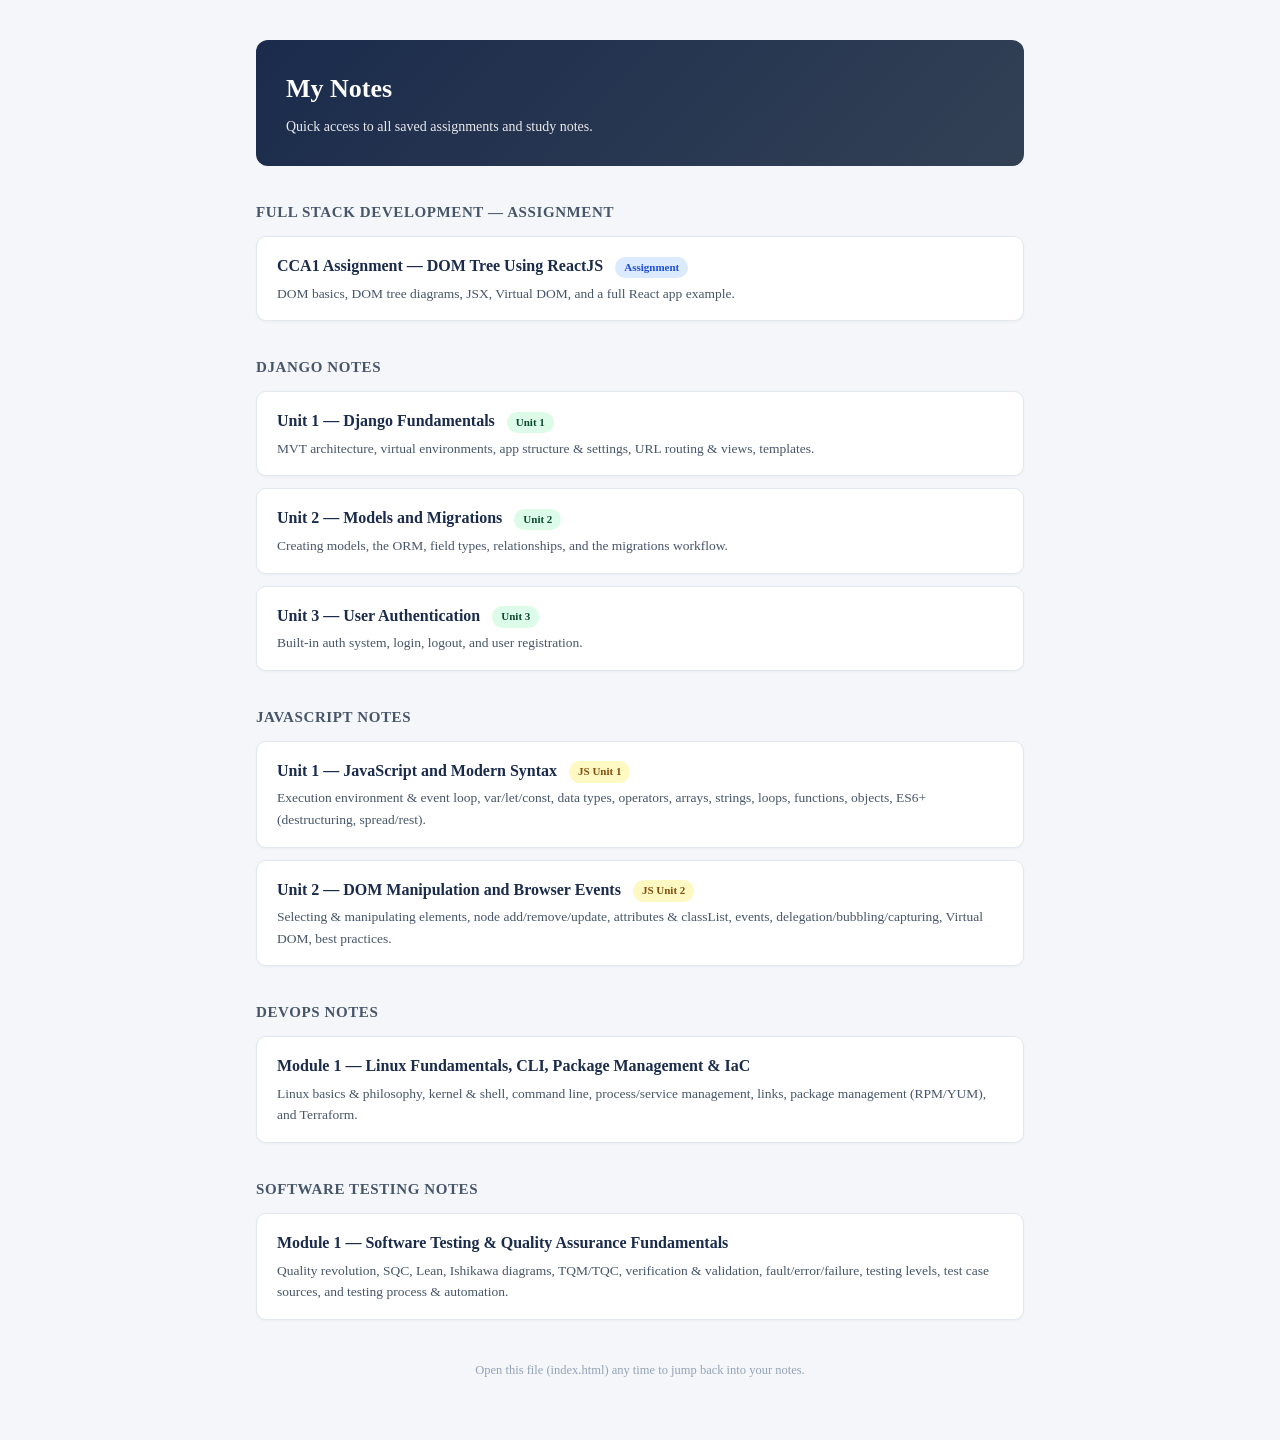
<file: index.html>
<!DOCTYPE html>
<html lang="en">
<head>
<meta charset="UTF-8" />
<meta name="viewport" content="width=device-width, initial-scale=1.0" />
<title>My Notes — Home</title>
<style>
  :root{ --ink:#1a2b4c; --sub:#475569; --line:#e2e8f0; --bg:#f4f6f9; }
  *{box-sizing:border-box;}
  body{
    margin:0; background:var(--bg); color:#1e293b;
    font-family:"Segoe UI", Roboto, Georgia, "Times New Roman", serif;
    line-height:1.6;
  }
  .page{max-width:820px; margin:0 auto; padding:40px 26px 60px;}
  .topbar{
    background:linear-gradient(135deg,#1a2b4c,#334155);
    color:#fff; padding:28px 30px; border-radius:12px; margin-bottom:30px;
  }
  .topbar h1{margin:0 0 6px; font-size:26px;}
  .topbar p{margin:0; font-size:14px; opacity:.9;}
  h2.section-title{font-size:15px; color:var(--sub); text-transform:uppercase; letter-spacing:.04em; margin:34px 0 12px;}
  .card{
    display:block; background:#fff; border:1px solid var(--line); border-radius:10px;
    padding:16px 20px; margin-bottom:12px; text-decoration:none; color:inherit;
    box-shadow:0 1px 3px rgba(0,0,0,.04); transition:box-shadow .15s, transform .15s;
  }
  .card:hover{ box-shadow:0 4px 12px rgba(0,0,0,.08); transform:translateY(-1px); }
  .card-title{font-size:16px; font-weight:600; color:var(--ink); margin:0 0 4px;}
  .card-desc{font-size:13.5px; color:var(--sub); margin:0;}
  .badge{
    display:inline-block; font-size:11px; font-weight:600; padding:2px 9px;
    border-radius:20px; margin-left:8px; vertical-align:middle;
  }
  .badge.assignment{background:#dbeafe; color:#1d4ed8;}
  .badge.unit{background:#dcfce7; color:#0c4a2f;}
  .badge.js{background:#fef9c3; color:#854d0e;}
  footer{margin-top:40px; font-size:12.5px; color:#94a3b8; text-align:center;}
</style>
</head>
<body>
<div class="page">

  <div class="topbar">
    <h1>My Notes</h1>
    <p>Quick access to all saved assignments and study notes.</p>
  </div>

  <h2 class="section-title">Full Stack Development — Assignment</h2>
  <a class="card" href="CCA1_Assignment_FSD_Solution.html">
    <div class="card-title">CCA1 Assignment — DOM Tree Using ReactJS <span class="badge assignment">Assignment</span></div>
    <p class="card-desc">DOM basics, DOM tree diagrams, JSX, Virtual DOM, and a full React app example.</p>
  </a>

  <h2 class="section-title">Django Notes</h2>
  <a class="card" href="unit1_django_fundamentals.html">
    <div class="card-title">Unit 1 — Django Fundamentals <span class="badge unit">Unit 1</span></div>
    <p class="card-desc">MVT architecture, virtual environments, app structure &amp; settings, URL routing &amp; views, templates.</p>
  </a>
  <a class="card" href="unit2_models_migrations.html">
    <div class="card-title">Unit 2 — Models and Migrations <span class="badge unit">Unit 2</span></div>
    <p class="card-desc">Creating models, the ORM, field types, relationships, and the migrations workflow.</p>
  </a>
  <a class="card" href="unit3_user_authentication.html">
    <div class="card-title">Unit 3 — User Authentication <span class="badge unit">Unit 3</span></div>
    <p class="card-desc">Built-in auth system, login, logout, and user registration.</p>
  </a>

  <h2 class="section-title">JavaScript Notes</h2>
  <a class="card" href="js_unit1_modern_syntax.html">
    <div class="card-title">Unit 1 — JavaScript and Modern Syntax <span class="badge js">JS Unit 1</span></div>
    <p class="card-desc">Execution environment &amp; event loop, var/let/const, data types, operators, arrays, strings, loops, functions, objects, ES6+ (destructuring, spread/rest).</p>
  </a>
  <a class="card" href="js_unit2_dom_events.html">
    <div class="card-title">Unit 2 — DOM Manipulation and Browser Events <span class="badge js">JS Unit 2</span></div>
    <p class="card-desc">Selecting &amp; manipulating elements, node add/remove/update, attributes &amp; classList, events, delegation/bubbling/capturing, Virtual DOM, best practices.</p>
  </a>

  <h2 class="section-title">DevOps Notes</h2>
  <a class="card" href="module1_linux_fundamentals.html">
    <div class="card-title">Module 1 — Linux Fundamentals, CLI, Package Management &amp; IaC</div>
    <p class="card-desc">Linux basics &amp; philosophy, kernel &amp; shell, command line, process/service management, links, package management (RPM/YUM), and Terraform.</p>
  </a>

  <h2 class="section-title">Software Testing Notes</h2>
  <a class="card" href="module1_software_testing.html">
    <div class="card-title">Module 1 — Software Testing &amp; Quality Assurance Fundamentals</div>
    <p class="card-desc">Quality revolution, SQC, Lean, Ishikawa diagrams, TQM/TQC, verification &amp; validation, fault/error/failure, testing levels, test case sources, and testing process &amp; automation.</p>
  </a>

  <footer>Open this file (index.html) any time to jump back into your notes.</footer>

</div>
</body>
</html>
</file>
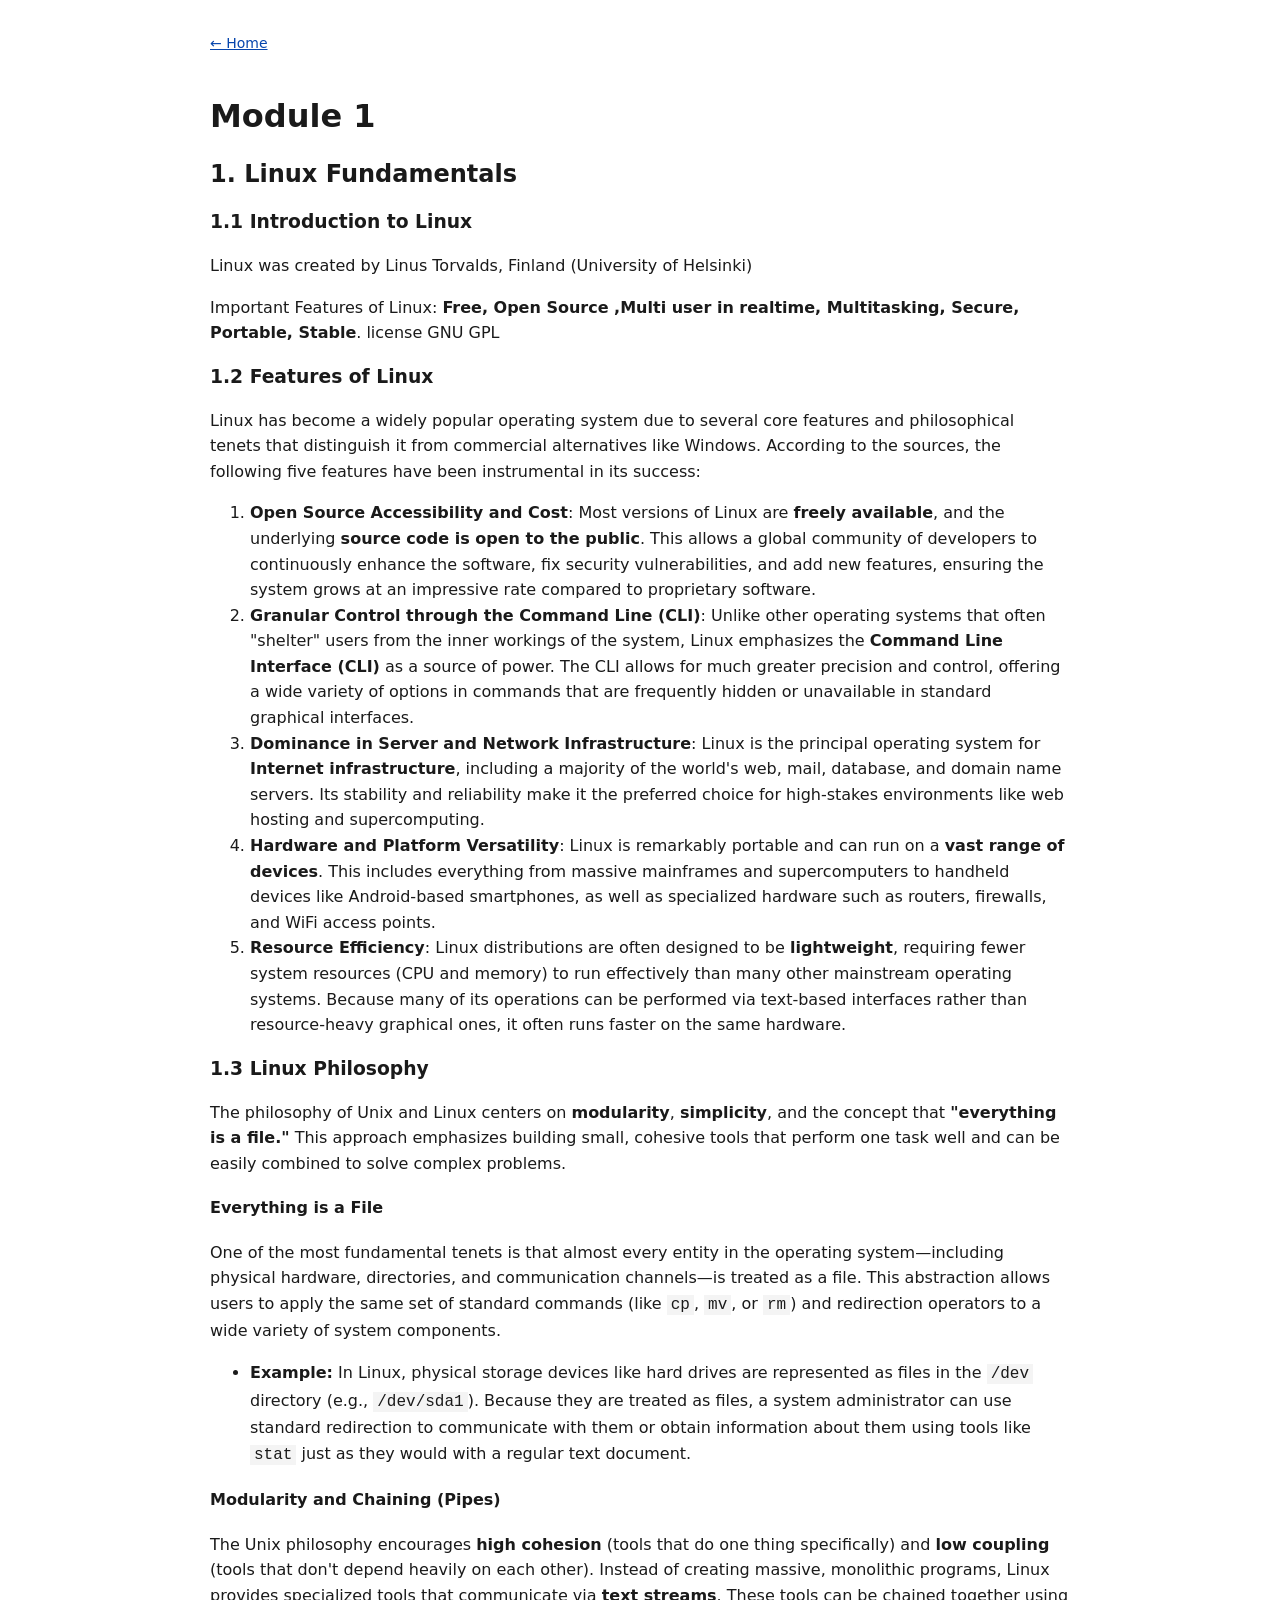
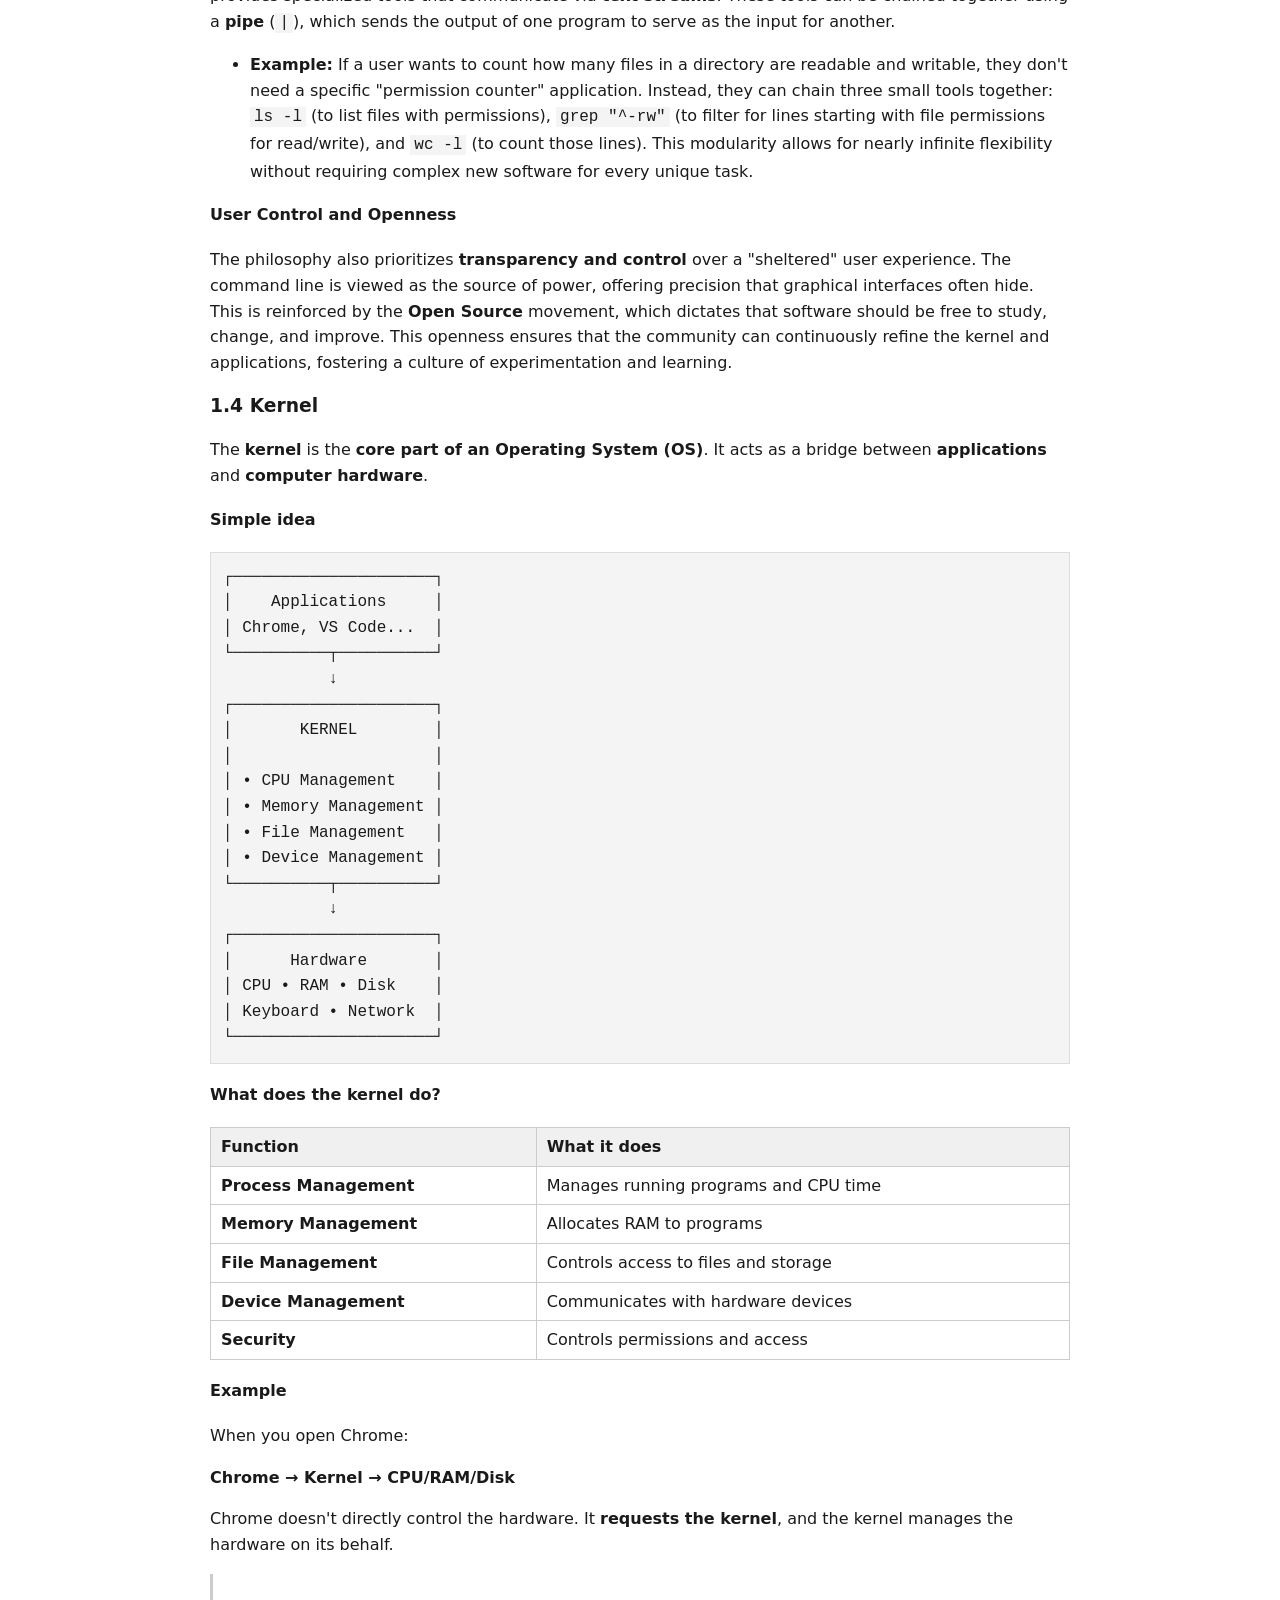
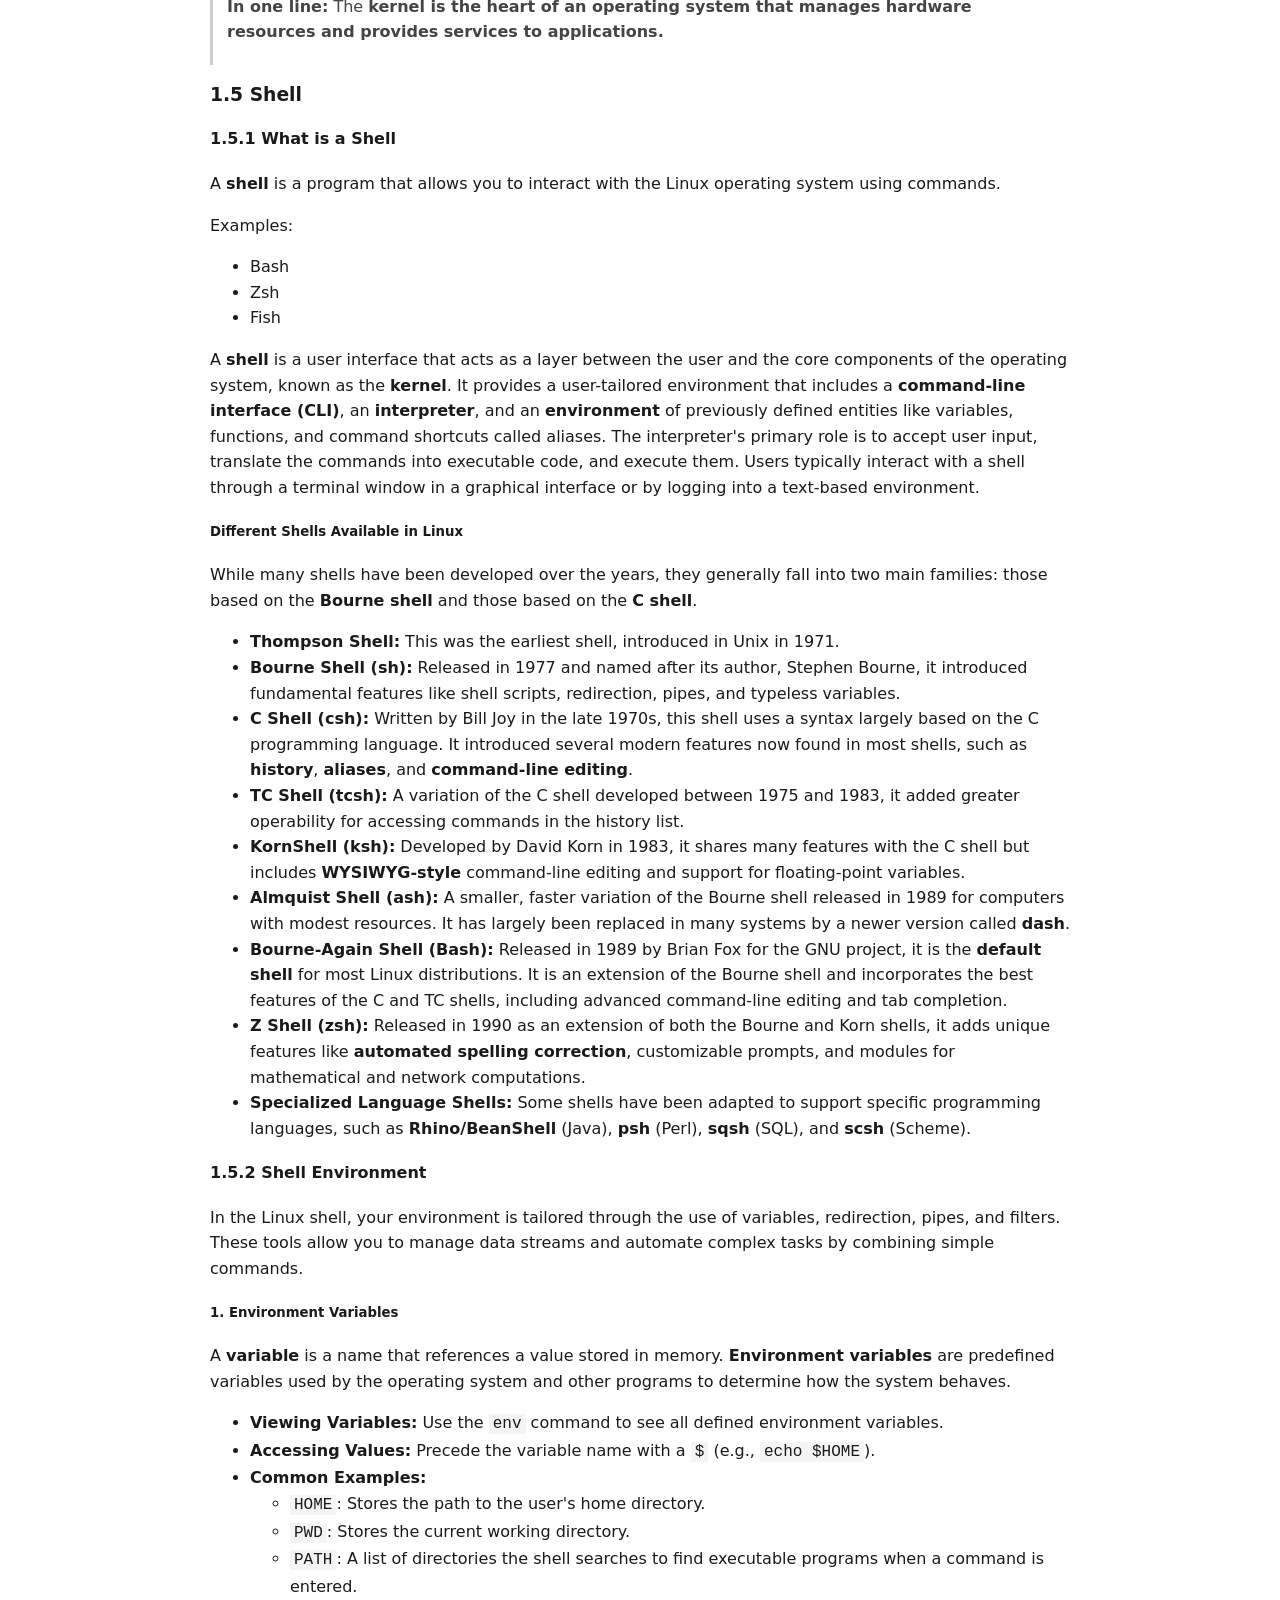
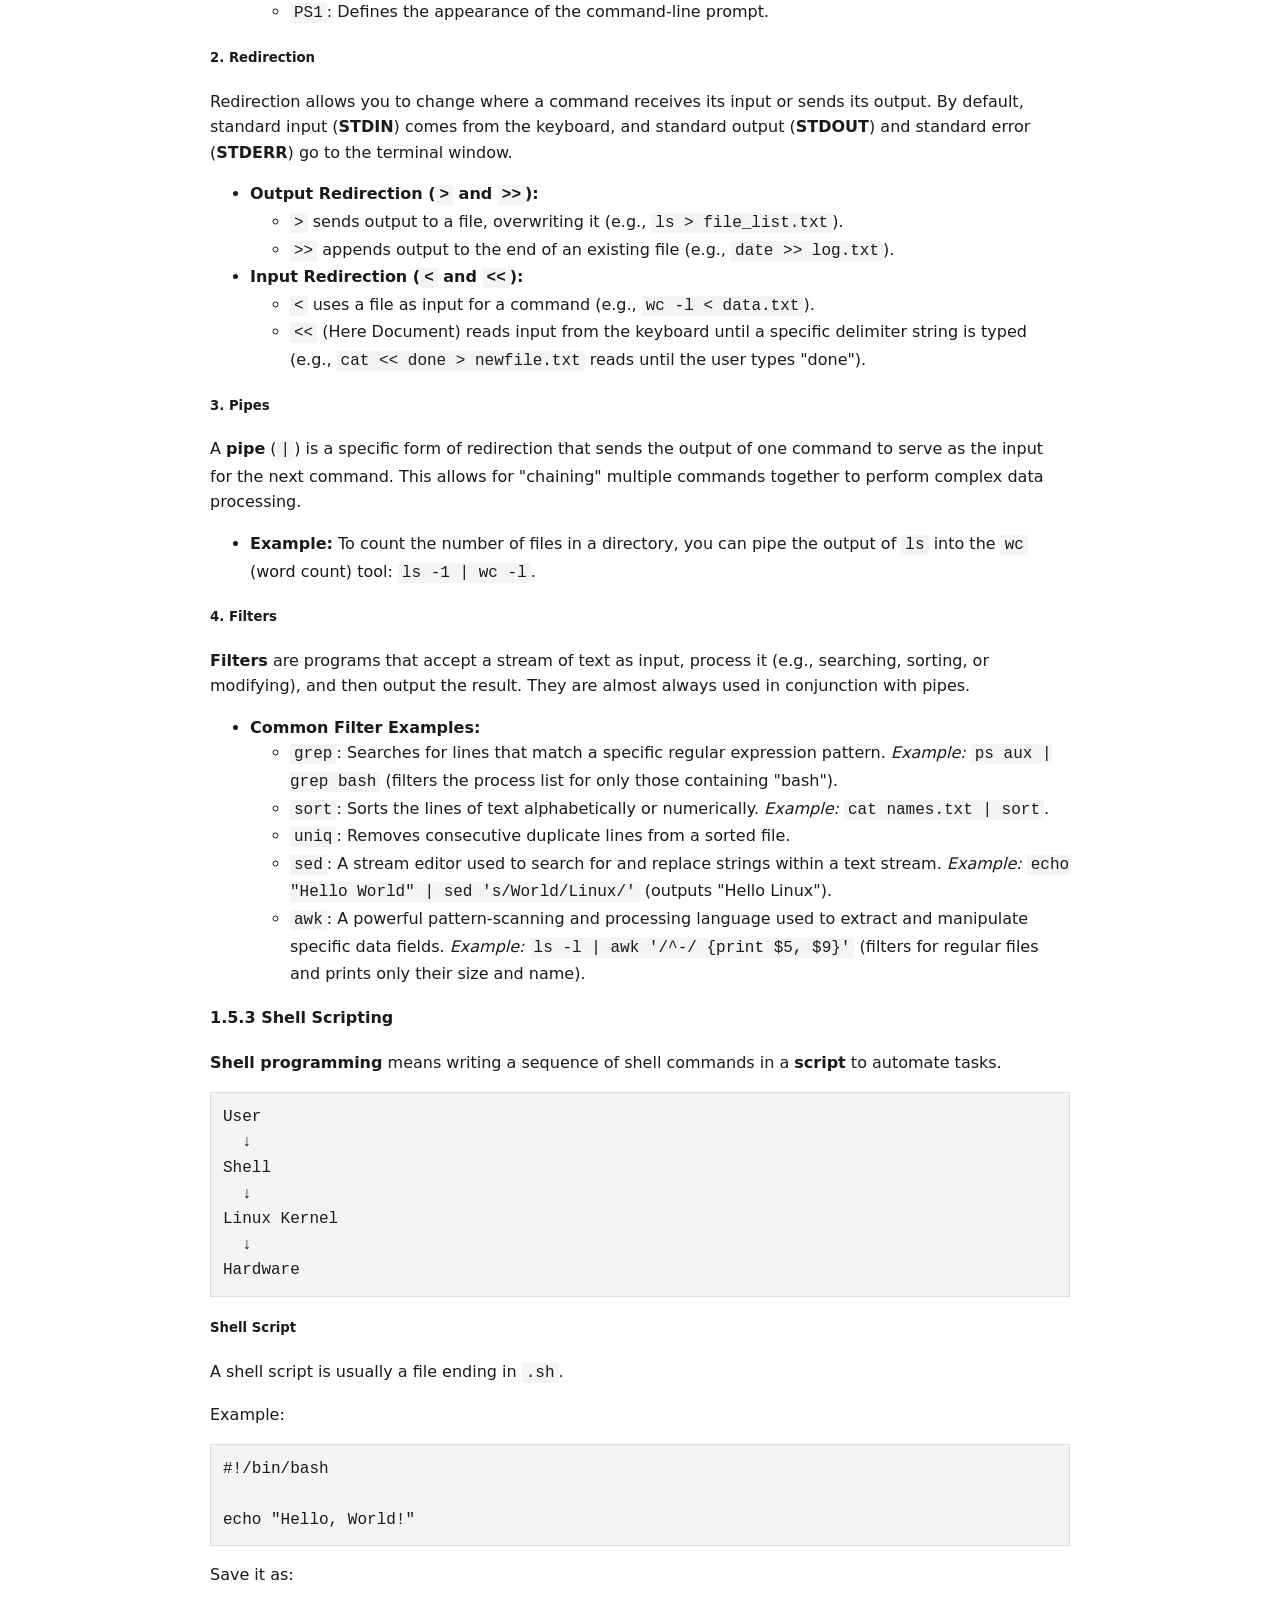
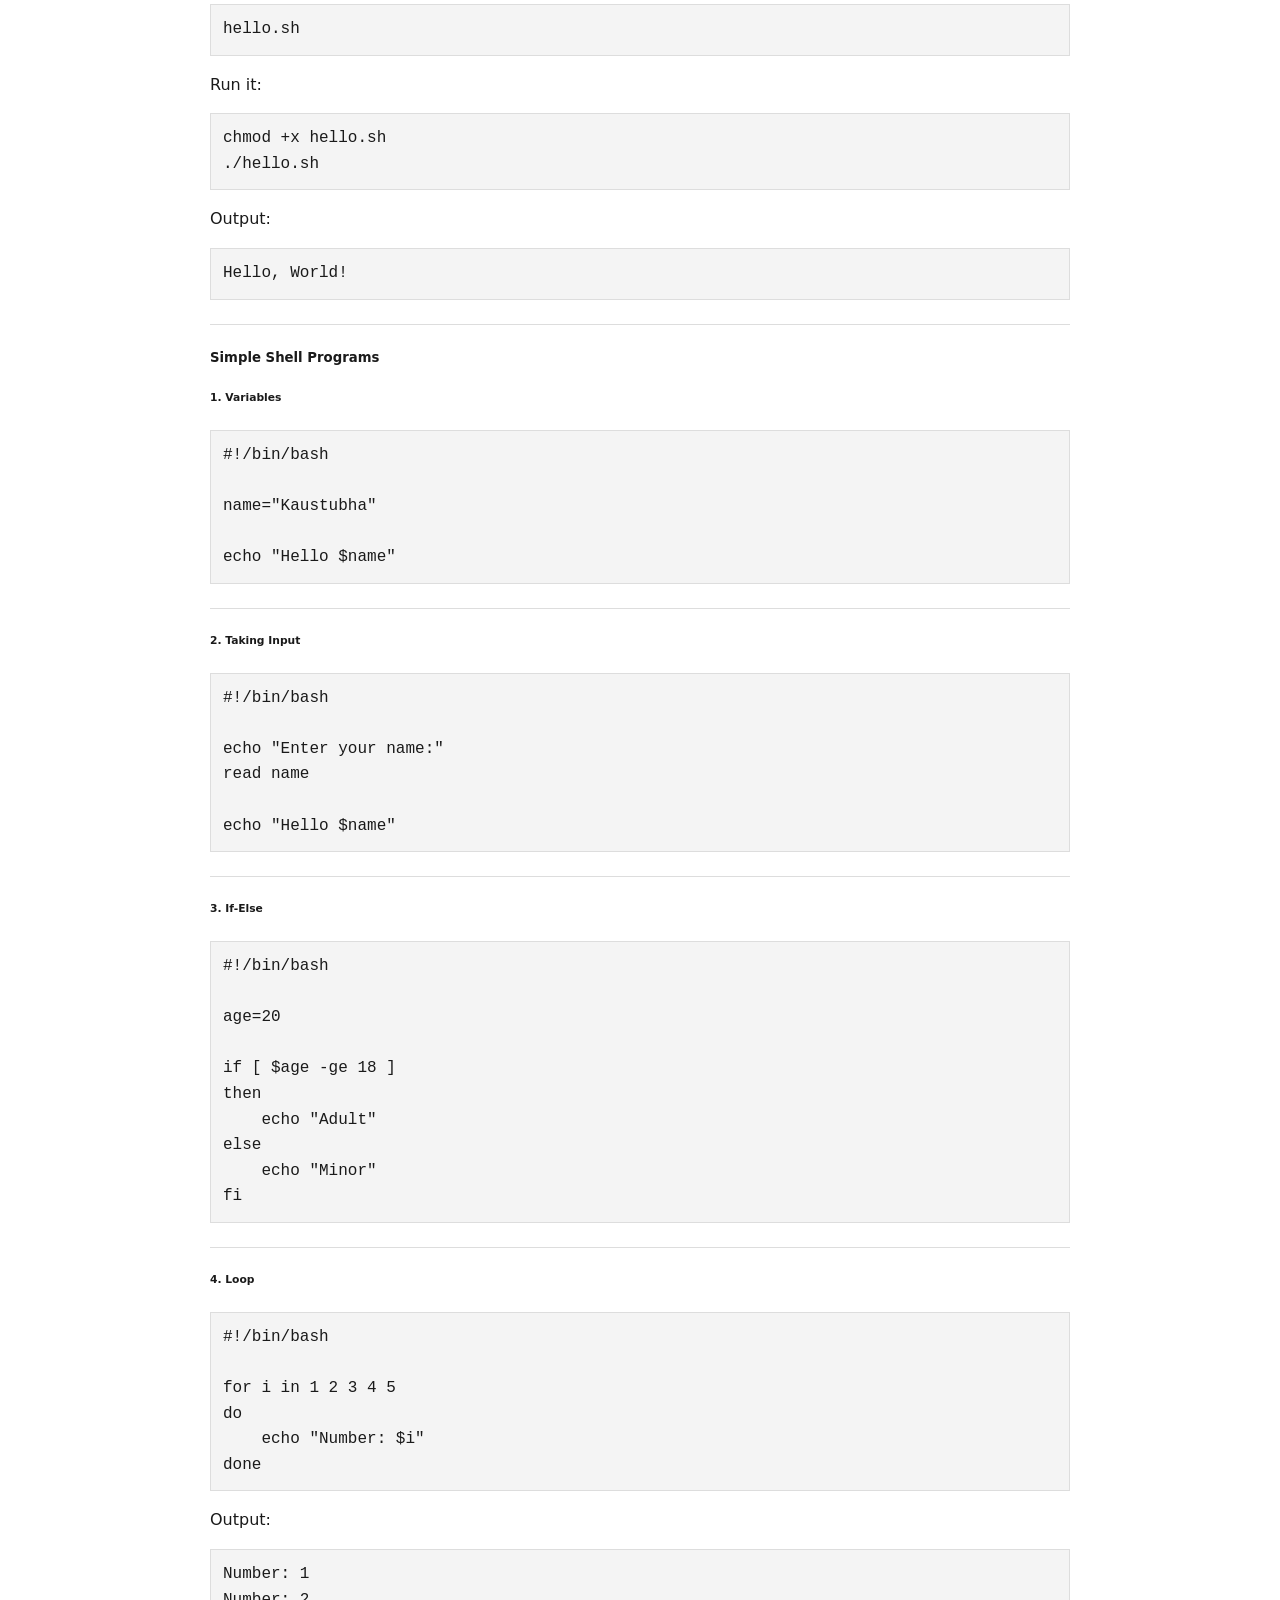
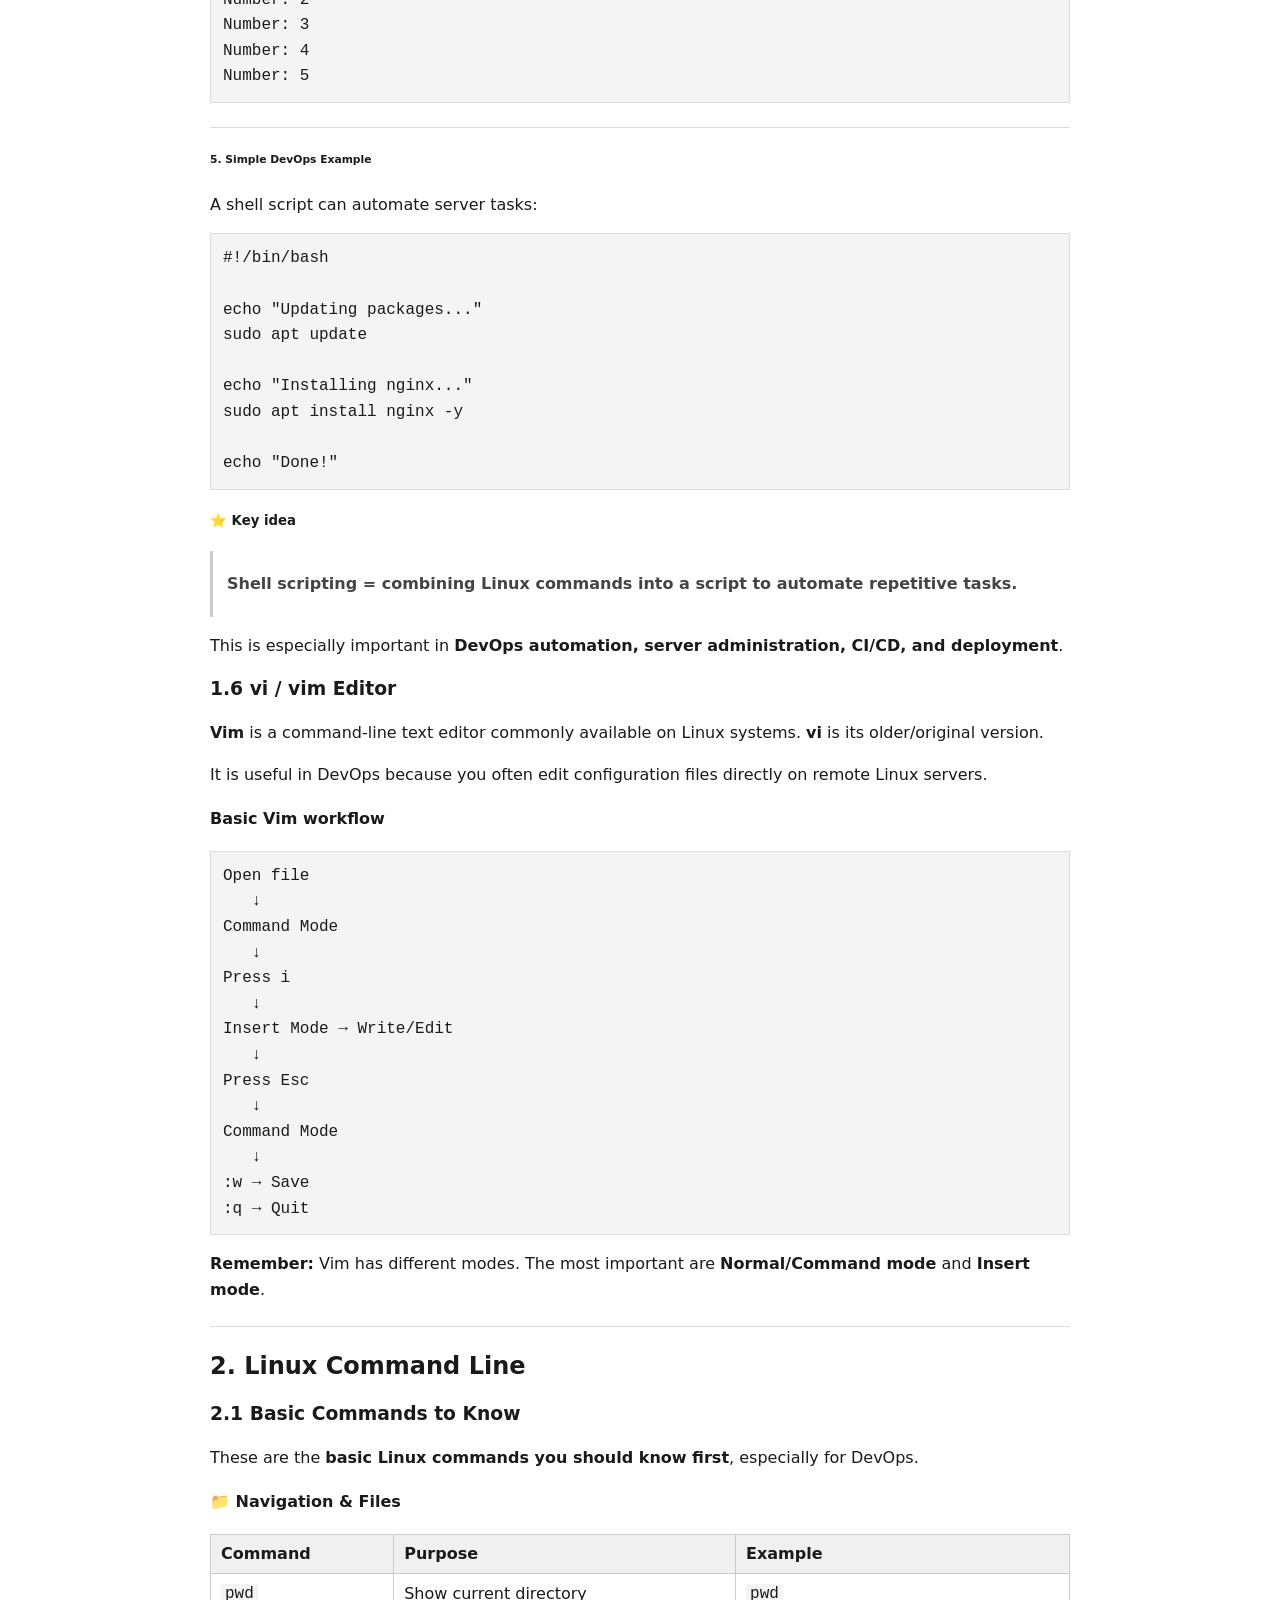
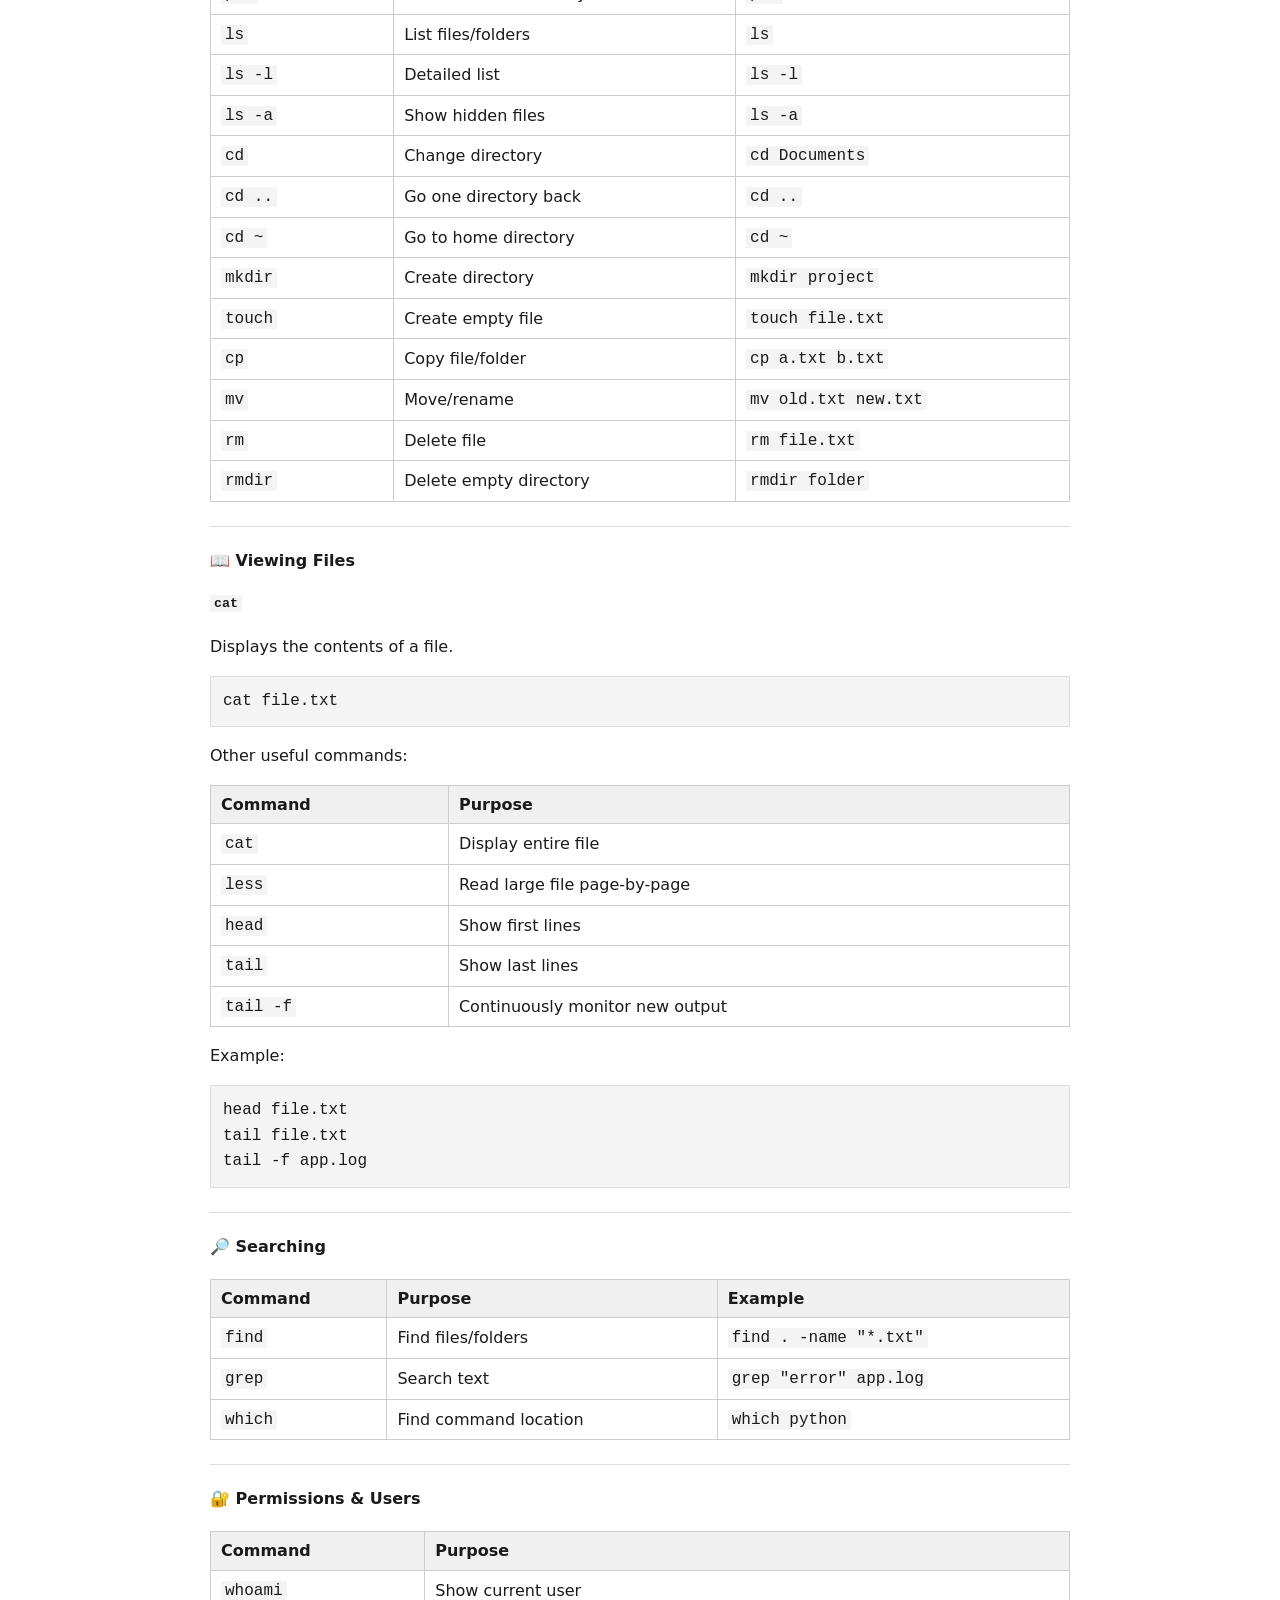
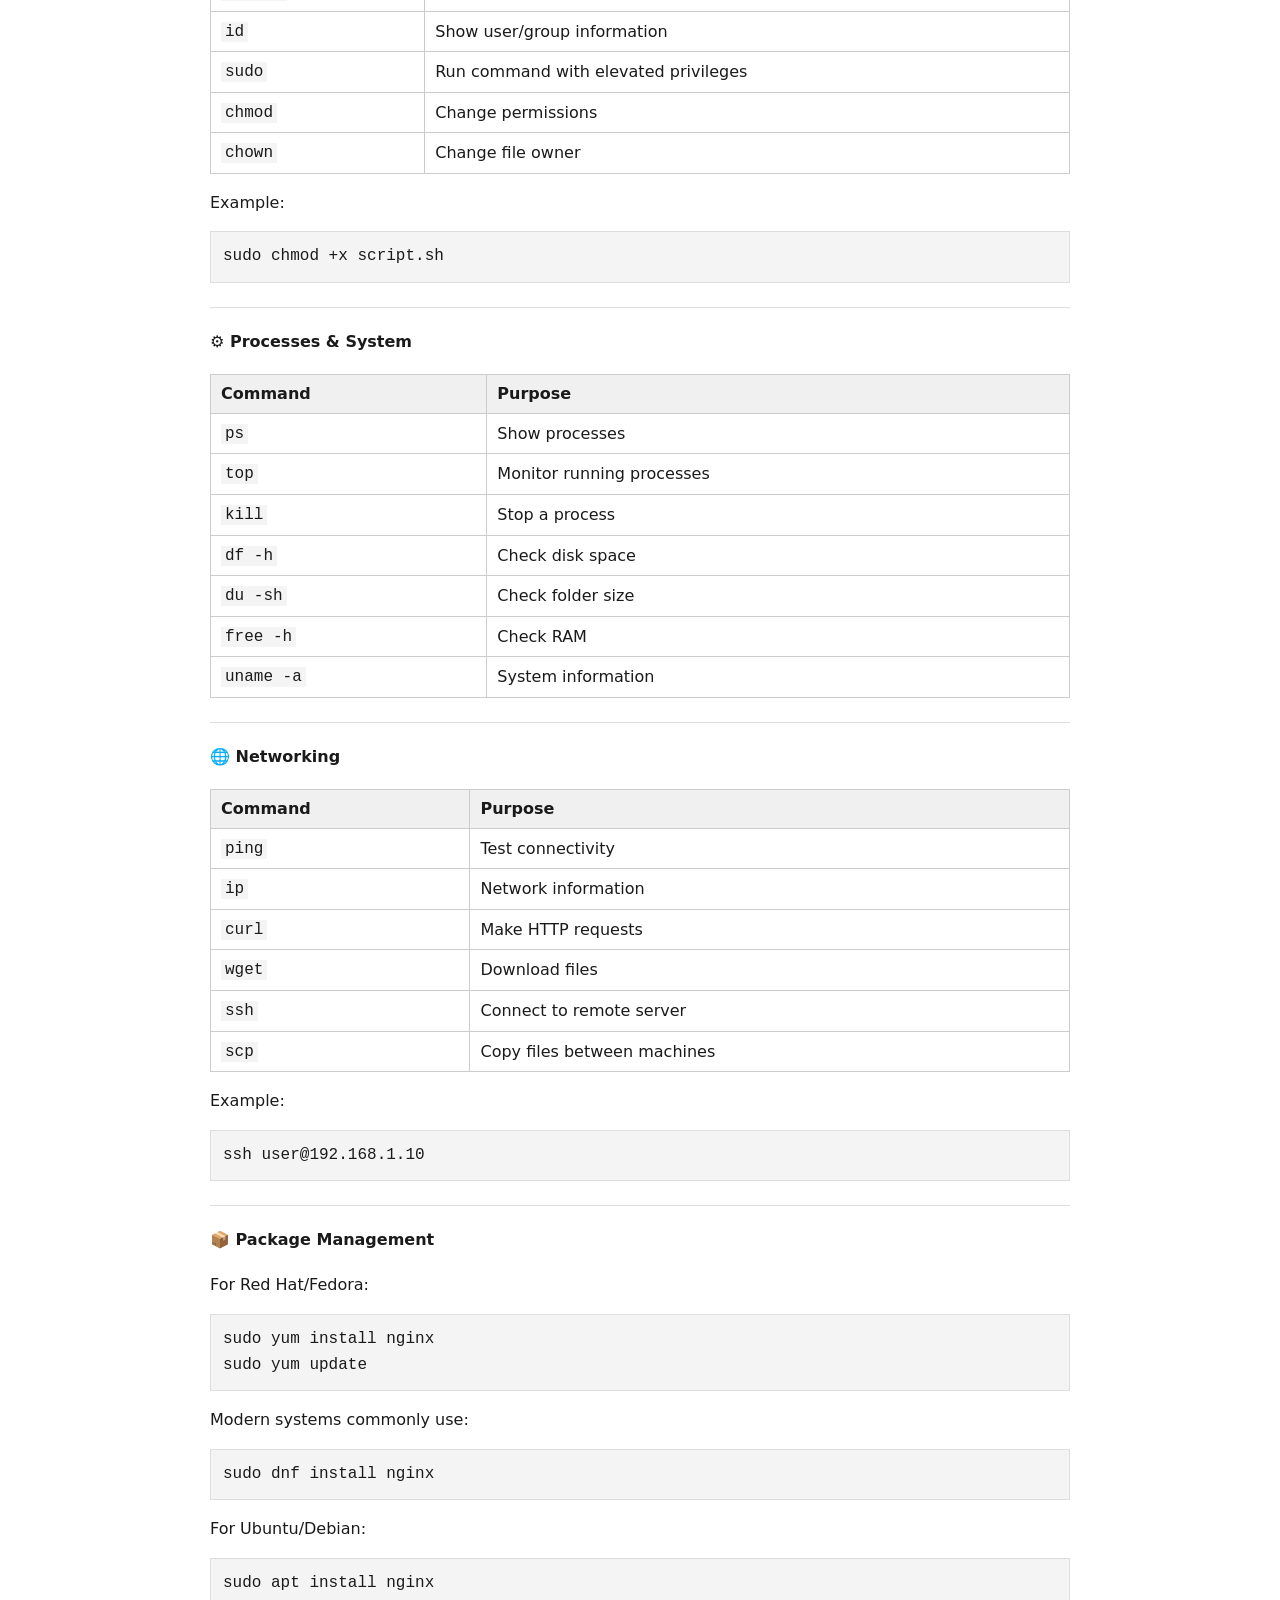
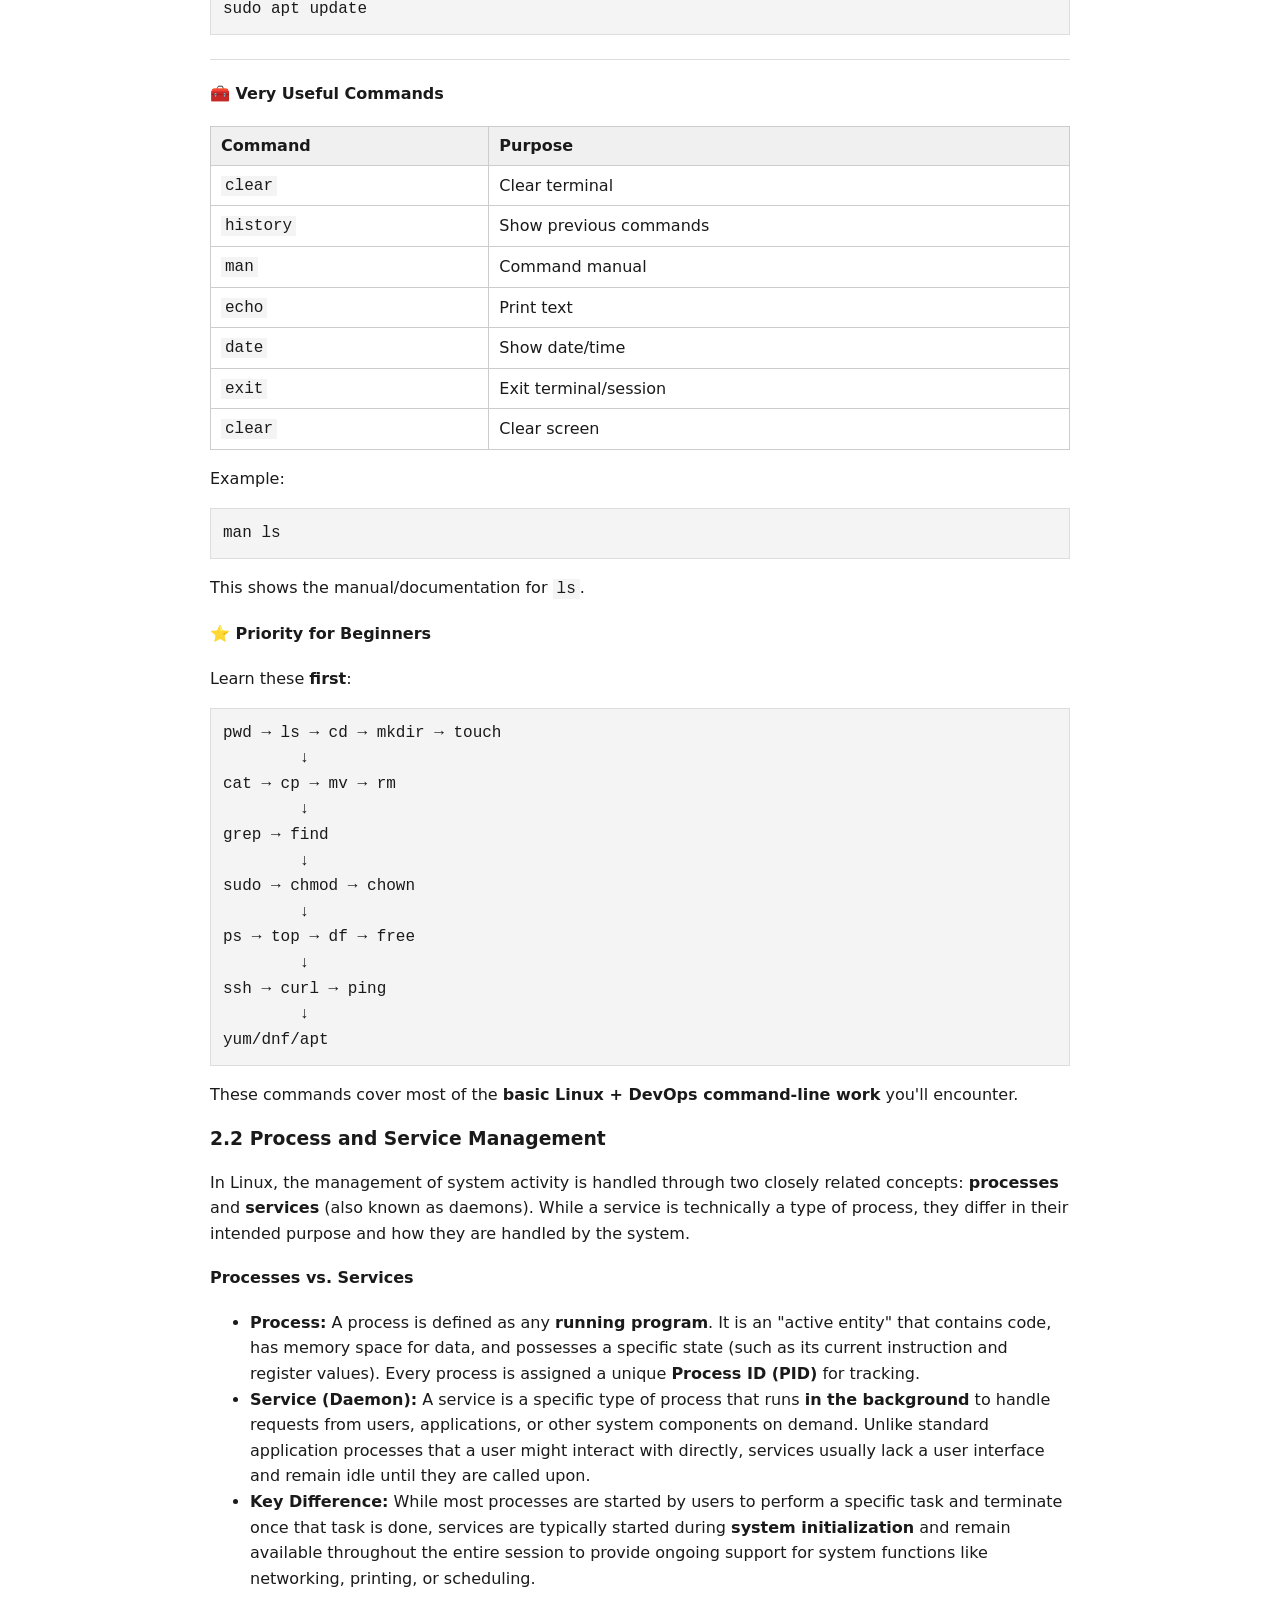
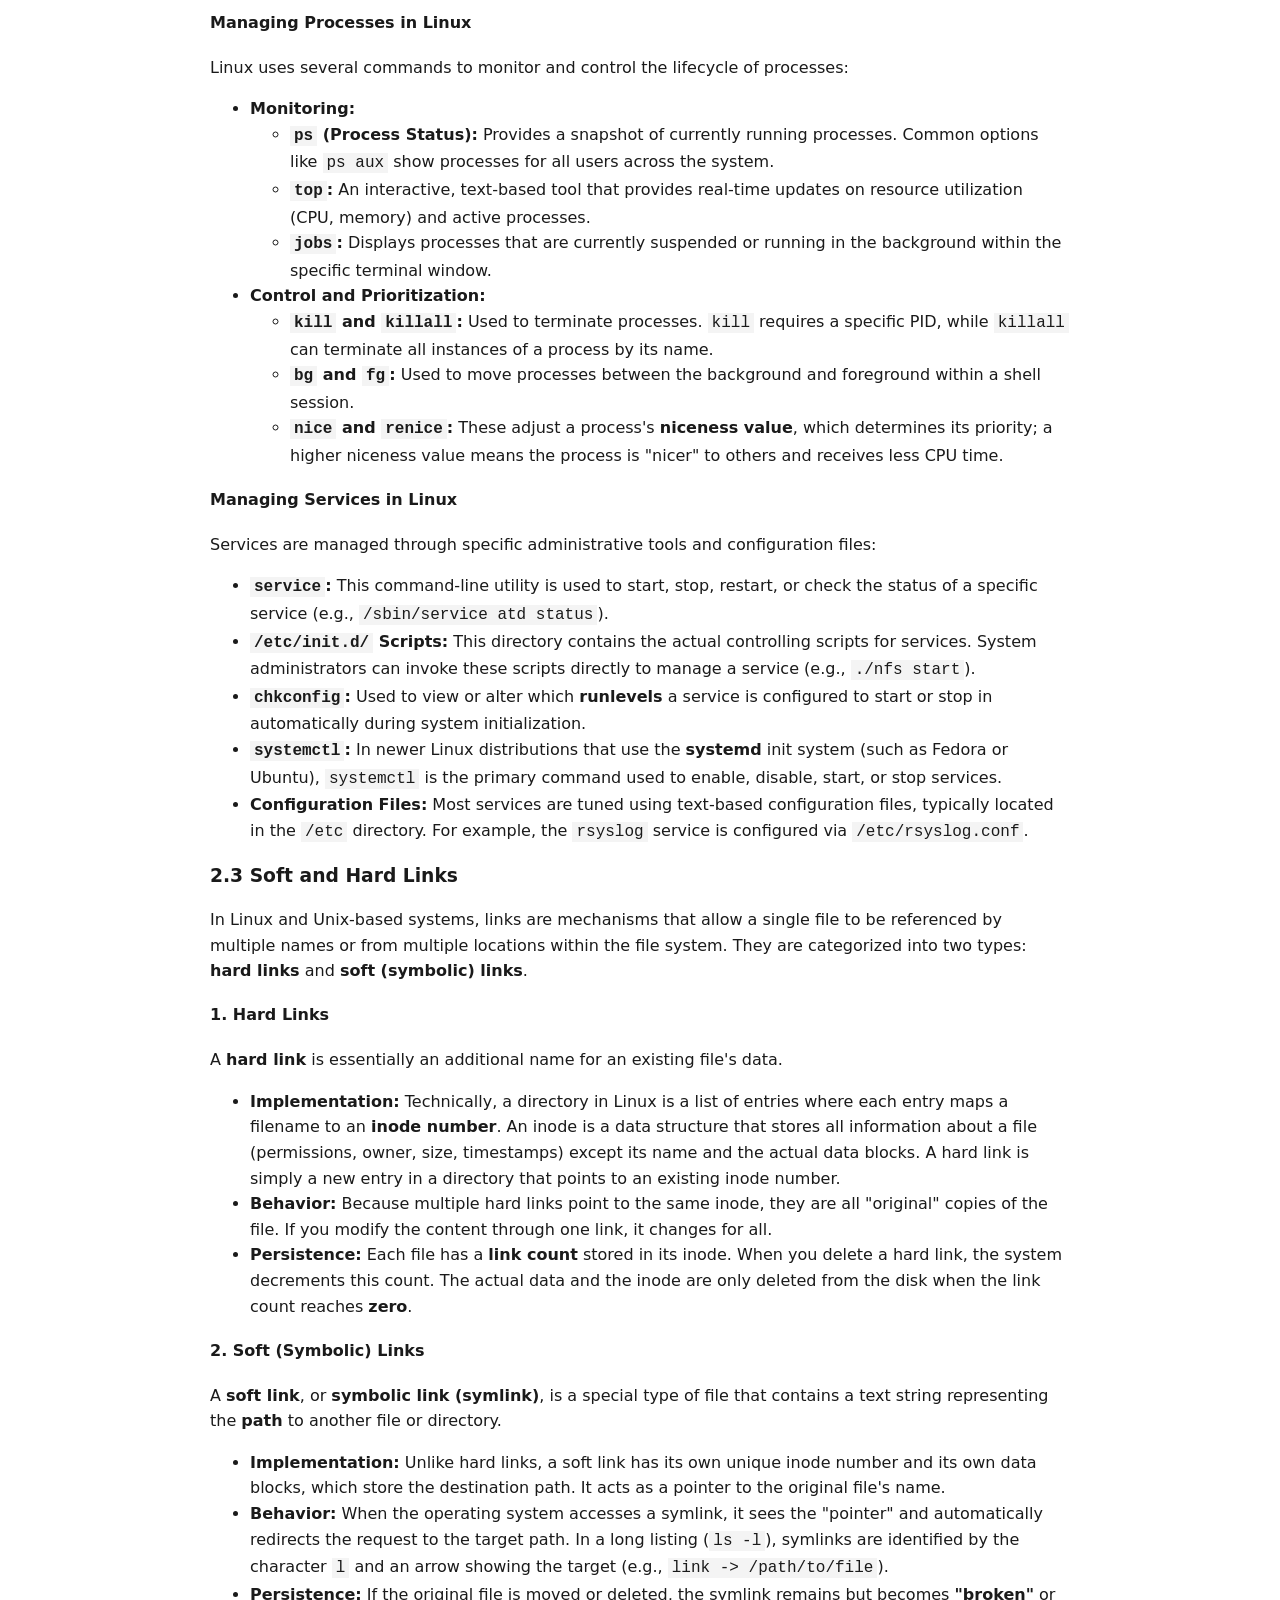
<file: module1_linux_fundamentals.html>
<!DOCTYPE html>
<html lang="en">
<head>
<meta charset="UTF-8" />
<meta name="viewport" content="width=device-width, initial-scale=1.0" />
<title>Module 1 — Linux Fundamentals, Command Line, Package Management, IaC</title>
<style>
  body { max-width: 860px; margin: 0 auto; padding: 30px 20px 60px; font-family: system-ui, -apple-system, "Segoe UI", Arial, sans-serif; line-height: 1.6; color: #1a1a1a; }
  a { color: #0645ad; }
  a.home-link { display: inline-block; margin-bottom: 20px; font-size: 14px; }
  h1, h2, h3, h4, h5, h6 { line-height: 1.3; }
  pre { background: #f4f4f4; padding: 12px; overflow-x: auto; border: 1px solid #ddd; }
  code { background: #f4f4f4; padding: 1px 4px; font-family: Consolas, "Courier New", monospace; }
  pre code { background: none; padding: 0; }
  table { border-collapse: collapse; width: 100%; margin: 12px 0; }
  th, td { border: 1px solid #ccc; padding: 6px 10px; text-align: left; }
  th { background: #f0f0f0; }
  blockquote { border-left: 3px solid #ccc; margin: 10px 0; padding: 4px 14px; color: #444; }
  hr { border: none; border-top: 1px solid #ddd; margin: 24px 0; }
</style>
</head>
<body>
<a class="home-link" href="index.html">&larr; Home</a>
<h1 id="module-1">Module 1</h1>
<h2 id="1-linux-fundamentals">1. Linux Fundamentals</h2>
<h3 id="11-introduction-to-linux">1.1 Introduction to Linux</h3>
<p>Linux was created by Linus Torvalds, Finland (University of Helsinki)</p>
<p>Important Features of Linux: <strong>Free, Open Source ,Multi user in realtime, Multitasking, Secure, Portable, Stable</strong>. license GNU GPL</p>
<h3 id="12-features-of-linux">1.2 Features of Linux</h3>
<p>Linux has become a widely popular operating system due to several core features and philosophical tenets that distinguish it from commercial alternatives like Windows. According to the sources, the following five features have been instrumental in its success:</p>
<ol>
<li><strong>Open Source Accessibility and Cost</strong>: Most versions of Linux are <strong>freely available</strong>, and the underlying <strong>source code is open to the public</strong>. This allows a global community of developers to continuously enhance the software, fix security vulnerabilities, and add new features, ensuring the system grows at an impressive rate compared to proprietary software.</li>
<li><strong>Granular Control through the Command Line (CLI)</strong>: Unlike other operating systems that often "shelter" users from the inner workings of the system, Linux emphasizes the <strong>Command Line Interface (CLI)</strong> as a source of power. The CLI allows for much greater precision and control, offering a wide variety of options in commands that are frequently hidden or unavailable in standard graphical interfaces.</li>
<li><strong>Dominance in Server and Network Infrastructure</strong>: Linux is the principal operating system for <strong>Internet infrastructure</strong>, including a majority of the world's web, mail, database, and domain name servers. Its stability and reliability make it the preferred choice for high-stakes environments like web hosting and supercomputing.</li>
<li><strong>Hardware and Platform Versatility</strong>: Linux is remarkably portable and can run on a <strong>vast range of devices</strong>. This includes everything from massive mainframes and supercomputers to handheld devices like Android-based smartphones, as well as specialized hardware such as routers, firewalls, and WiFi access points.</li>
<li><strong>Resource Efficiency</strong>: Linux distributions are often designed to be <strong>lightweight</strong>, requiring fewer system resources (CPU and memory) to run effectively than many other mainstream operating systems. Because many of its operations can be performed via text-based interfaces rather than resource-heavy graphical ones, it often runs faster on the same hardware.</li>
</ol>
<h3 id="13-linux-philosophy">1.3 Linux Philosophy</h3>
<p>The philosophy of Unix and Linux centers on <strong>modularity</strong>, <strong>simplicity</strong>, and the concept that <strong>"everything is a file."</strong> This approach emphasizes building small, cohesive tools that perform one task well and can be easily combined to solve complex problems.</p>
<h4 id="everything-is-a-file">Everything is a File</h4>
<p>One of the most fundamental tenets is that almost every entity in the operating system—including physical hardware, directories, and communication channels—is treated as a file. This abstraction allows users to apply the same set of standard commands (like <code>cp</code>, <code>mv</code>, or <code>rm</code>) and redirection operators to a wide variety of system components.</p>
<ul>
<li><strong>Example:</strong> In Linux, physical storage devices like hard drives are represented as files in the <code>/dev</code> directory (e.g., <code>/dev/sda1</code>). Because they are treated as files, a system administrator can use standard redirection to communicate with them or obtain information about them using tools like <code>stat</code> just as they would with a regular text document.</li>
</ul>
<h4 id="modularity-and-chaining-pipes">Modularity and Chaining (Pipes)</h4>
<p>The Unix philosophy encourages <strong>high cohesion</strong> (tools that do one thing specifically) and <strong>low coupling</strong> (tools that don't depend heavily on each other). Instead of creating massive, monolithic programs, Linux provides specialized tools that communicate via <strong>text streams</strong>. These tools can be chained together using a <strong>pipe</strong> (<code>|</code>), which sends the output of one program to serve as the input for another.</p>
<ul>
<li><strong>Example:</strong> If a user wants to count how many files in a directory are readable and writable, they don't need a specific "permission counter" application. Instead, they can chain three small tools together: <code>ls -l</code> (to list files with permissions), <code>grep "^-rw"</code> (to filter for lines starting with file permissions for read/write), and <code>wc -l</code> (to count those lines). This modularity allows for nearly infinite flexibility without requiring complex new software for every unique task.</li>
</ul>
<h4 id="user-control-and-openness">User Control and Openness</h4>
<p>The philosophy also prioritizes <strong>transparency and control</strong> over a "sheltered" user experience. The command line is viewed as the source of power, offering precision that graphical interfaces often hide. This is reinforced by the <strong>Open Source</strong> movement, which dictates that software should be free to study, change, and improve. This openness ensures that the community can continuously refine the kernel and applications, fostering a culture of experimentation and learning.</p>
<h3 id="14-kernel">1.4 Kernel</h3>
<p>The <strong>kernel</strong> is the <strong>core part of an Operating System (OS)</strong>. It acts as a bridge between <strong>applications</strong> and <strong>computer hardware</strong>.</p>
<h4 id="simple-idea">Simple idea</h4>
<pre><code class="language-text">┌─────────────────────┐
│    Applications     │
│ Chrome, VS Code...  │
└──────────┬──────────┘
           ↓
┌─────────────────────┐
│       KERNEL        │
│                     │
│ • CPU Management    │
│ • Memory Management │
│ • File Management   │
│ • Device Management │
└──────────┬──────────┘
           ↓
┌─────────────────────┐
│      Hardware       │
│ CPU • RAM • Disk    │
│ Keyboard • Network  │
└─────────────────────┘
</code></pre>
<h4 id="what-does-the-kernel-do">What does the kernel do?</h4>
<table>
<thead>
<tr>
<th>Function</th>
<th>What it does</th>
</tr>
</thead>
<tbody>
<tr>
<td><strong>Process Management</strong></td>
<td>Manages running programs and CPU time</td>
</tr>
<tr>
<td><strong>Memory Management</strong></td>
<td>Allocates RAM to programs</td>
</tr>
<tr>
<td><strong>File Management</strong></td>
<td>Controls access to files and storage</td>
</tr>
<tr>
<td><strong>Device Management</strong></td>
<td>Communicates with hardware devices</td>
</tr>
<tr>
<td><strong>Security</strong></td>
<td>Controls permissions and access</td>
</tr>
</tbody>
</table>
<h4 id="example">Example</h4>
<p>When you open Chrome:</p>
<p><strong>Chrome → Kernel → CPU/RAM/Disk</strong></p>
<p>Chrome doesn't directly control the hardware. It <strong>requests the kernel</strong>, and the kernel manages the hardware on its behalf.</p>
<blockquote>
<p><strong>In one line:</strong> The <strong>kernel is the heart of an operating system that manages hardware resources and provides services to applications.</strong></p>
</blockquote>
<h3 id="15-shell">1.5 Shell</h3>
<h4 id="151-what-is-a-shell">1.5.1 What is a Shell</h4>
<p>A <strong>shell</strong> is a program that allows you to interact with the Linux operating system using commands.</p>
<p>Examples:</p>
<ul>
<li>Bash</li>
<li>Zsh</li>
<li>Fish</li>
</ul>
<p>A <strong>shell</strong> is a user interface that acts as a layer between the user and the core components of the operating system, known as the <strong>kernel</strong>. It provides a user-tailored environment that includes a <strong>command-line interface (CLI)</strong>, an <strong>interpreter</strong>, and an <strong>environment</strong> of previously defined entities like variables, functions, and command shortcuts called aliases. The interpreter's primary role is to accept user input, translate the commands into executable code, and execute them. Users typically interact with a shell through a terminal window in a graphical interface or by logging into a text-based environment.</p>
<h5 id="different-shells-available-in-linux">Different Shells Available in Linux</h5>
<p>While many shells have been developed over the years, they generally fall into two main families: those based on the <strong>Bourne shell</strong> and those based on the <strong>C shell</strong>.</p>
<ul>
<li><strong>Thompson Shell:</strong> This was the earliest shell, introduced in Unix in 1971.</li>
<li><strong>Bourne Shell (sh):</strong> Released in 1977 and named after its author, Stephen Bourne, it introduced fundamental features like shell scripts, redirection, pipes, and typeless variables.</li>
<li><strong>C Shell (csh):</strong> Written by Bill Joy in the late 1970s, this shell uses a syntax largely based on the C programming language. It introduced several modern features now found in most shells, such as <strong>history</strong>, <strong>aliases</strong>, and <strong>command-line editing</strong>.</li>
<li><strong>TC Shell (tcsh):</strong> A variation of the C shell developed between 1975 and 1983, it added greater operability for accessing commands in the history list.</li>
<li><strong>KornShell (ksh):</strong> Developed by David Korn in 1983, it shares many features with the C shell but includes <strong>WYSIWYG-style</strong> command-line editing and support for floating-point variables.</li>
<li><strong>Almquist Shell (ash):</strong> A smaller, faster variation of the Bourne shell released in 1989 for computers with modest resources. It has largely been replaced in many systems by a newer version called <strong>dash</strong>.</li>
<li><strong>Bourne-Again Shell (Bash):</strong> Released in 1989 by Brian Fox for the GNU project, it is the <strong>default shell</strong> for most Linux distributions. It is an extension of the Bourne shell and incorporates the best features of the C and TC shells, including advanced command-line editing and tab completion.</li>
<li><strong>Z Shell (zsh):</strong> Released in 1990 as an extension of both the Bourne and Korn shells, it adds unique features like <strong>automated spelling correction</strong>, customizable prompts, and modules for mathematical and network computations.</li>
<li><strong>Specialized Language Shells:</strong> Some shells have been adapted to support specific programming languages, such as <strong>Rhino/BeanShell</strong> (Java), <strong>psh</strong> (Perl), <strong>sqsh</strong> (SQL), and <strong>scsh</strong> (Scheme).</li>
</ul>
<h4 id="152-shell-environment">1.5.2 Shell Environment</h4>
<p>In the Linux shell, your environment is tailored through the use of variables, redirection, pipes, and filters. These tools allow you to manage data streams and automate complex tasks by combining simple commands.</p>
<h5 id="1-environment-variables">1. Environment Variables</h5>
<p>A <strong>variable</strong> is a name that references a value stored in memory. <strong>Environment variables</strong> are predefined variables used by the operating system and other programs to determine how the system behaves.</p>
<ul>
<li><strong>Viewing Variables:</strong> Use the <code>env</code> command to see all defined environment variables.</li>
<li><strong>Accessing Values:</strong> Precede the variable name with a <code>$</code> (e.g., <code>echo $HOME</code>).</li>
<li><strong>Common Examples:</strong><ul>
<li><code>HOME</code>: Stores the path to the user's home directory.</li>
<li><code>PWD</code>: Stores the current working directory.</li>
<li><code>PATH</code>: A list of directories the shell searches to find executable programs when a command is entered.</li>
<li><code>PS1</code>: Defines the appearance of the command-line prompt.</li>
</ul>
</li>
</ul>
<h5 id="2-redirection">2. Redirection</h5>
<p>Redirection allows you to change where a command receives its input or sends its output. By default, standard input (<strong>STDIN</strong>) comes from the keyboard, and standard output (<strong>STDOUT</strong>) and standard error (<strong>STDERR</strong>) go to the terminal window.</p>
<ul>
<li><strong>Output Redirection (<code>&gt;</code> and <code>&gt;&gt;</code>):</strong><ul>
<li><code>&gt;</code> sends output to a file, overwriting it (e.g., <code>ls &gt; file_list.txt</code>).</li>
<li><code>&gt;&gt;</code> appends output to the end of an existing file (e.g., <code>date &gt;&gt; log.txt</code>).</li>
</ul>
</li>
<li><strong>Input Redirection (<code>&lt;</code> and <code>&lt;&lt;</code>):</strong><ul>
<li><code>&lt;</code> uses a file as input for a command (e.g., <code>wc -l &lt; data.txt</code>).</li>
<li><code>&lt;&lt;</code> (Here Document) reads input from the keyboard until a specific delimiter string is typed (e.g., <code>cat &lt;&lt; done &gt; newfile.txt</code> reads until the user types "done").</li>
</ul>
</li>
</ul>
<h5 id="3-pipes">3. Pipes</h5>
<p>A <strong>pipe</strong> (<code>|</code>) is a specific form of redirection that sends the output of one command to serve as the input for the next command. This allows for "chaining" multiple commands together to perform complex data processing.</p>
<ul>
<li><strong>Example:</strong> To count the number of files in a directory, you can pipe the output of <code>ls</code> into the <code>wc</code> (word count) tool: <code>ls -1 | wc -l</code>.</li>
</ul>
<h5 id="4-filters">4. Filters</h5>
<p><strong>Filters</strong> are programs that accept a stream of text as input, process it (e.g., searching, sorting, or modifying), and then output the result. They are almost always used in conjunction with pipes.</p>
<ul>
<li><strong>Common Filter Examples:</strong><ul>
<li><code>grep</code>: Searches for lines that match a specific regular expression pattern. <em>Example:</em> <code>ps aux | grep bash</code> (filters the process list for only those containing "bash").</li>
<li><code>sort</code>: Sorts the lines of text alphabetically or numerically. <em>Example:</em> <code>cat names.txt | sort</code>.</li>
<li><code>uniq</code>: Removes consecutive duplicate lines from a sorted file.</li>
<li><code>sed</code>: A stream editor used to search for and replace strings within a text stream. <em>Example:</em> <code>echo "Hello World" | sed 's/World/Linux/'</code> (outputs "Hello Linux").</li>
<li><code>awk</code>: A powerful pattern-scanning and processing language used to extract and manipulate specific data fields. <em>Example:</em> <code>ls -l | awk '/^-/ {print $5, $9}'</code> (filters for regular files and prints only their size and name).</li>
</ul>
</li>
</ul>
<h4 id="153-shell-scripting">1.5.3 Shell Scripting</h4>
<p><strong>Shell programming</strong> means writing a sequence of shell commands in a <strong>script</strong> to automate tasks.</p>
<pre><code class="language-text">User
  ↓
Shell
  ↓
Linux Kernel
  ↓
Hardware
</code></pre>
<h5 id="shell-script">Shell Script</h5>
<p>A shell script is usually a file ending in <code>.sh</code>.</p>
<p>Example:</p>
<pre><code class="language-bash">#!/bin/bash

echo &quot;Hello, World!&quot;
</code></pre>
<p>Save it as:</p>
<pre><code class="language-text">hello.sh
</code></pre>
<p>Run it:</p>
<pre><code class="language-bash">chmod +x hello.sh
./hello.sh
</code></pre>
<p>Output:</p>
<pre><code class="language-text">Hello, World!
</code></pre>
<hr />
<h5 id="simple-shell-programs">Simple Shell Programs</h5>
<h6 id="1-variables">1. Variables</h6>
<pre><code class="language-bash">#!/bin/bash

name=&quot;Kaustubha&quot;

echo &quot;Hello $name&quot;
</code></pre>
<hr />
<h6 id="2-taking-input">2. Taking Input</h6>
<pre><code class="language-bash">#!/bin/bash

echo &quot;Enter your name:&quot;
read name

echo &quot;Hello $name&quot;
</code></pre>
<hr />
<h6 id="3-if-else">3. If-Else</h6>
<pre><code class="language-bash">#!/bin/bash

age=20

if [ $age -ge 18 ]
then
    echo &quot;Adult&quot;
else
    echo &quot;Minor&quot;
fi
</code></pre>
<hr />
<h6 id="4-loop">4. Loop</h6>
<pre><code class="language-bash">#!/bin/bash

for i in 1 2 3 4 5
do
    echo &quot;Number: $i&quot;
done
</code></pre>
<p>Output:</p>
<pre><code class="language-text">Number: 1
Number: 2
Number: 3
Number: 4
Number: 5
</code></pre>
<hr />
<h6 id="5-simple-devops-example">5. Simple DevOps Example</h6>
<p>A shell script can automate server tasks:</p>
<pre><code class="language-bash">#!/bin/bash

echo &quot;Updating packages...&quot;
sudo apt update

echo &quot;Installing nginx...&quot;
sudo apt install nginx -y

echo &quot;Done!&quot;
</code></pre>
<h5 id="key-idea">⭐ Key idea</h5>
<blockquote>
<p><strong>Shell scripting = combining Linux commands into a script to automate repetitive tasks.</strong></p>
</blockquote>
<p>This is especially important in <strong>DevOps automation, server administration, CI/CD, and deployment</strong>.</p>
<h3 id="16-vi-vim-editor">1.6 vi / vim Editor</h3>
<p><strong>Vim</strong> is a command-line text editor commonly available on Linux systems. <strong>vi</strong> is its older/original version.</p>
<p>It is useful in DevOps because you often edit configuration files directly on remote Linux servers.</p>
<h4 id="basic-vim-workflow">Basic Vim workflow</h4>
<pre><code class="language-text">Open file
   ↓
Command Mode
   ↓
Press i
   ↓
Insert Mode → Write/Edit
   ↓
Press Esc
   ↓
Command Mode
   ↓
:w → Save
:q → Quit
</code></pre>
<p><strong>Remember:</strong> Vim has different modes. The most important are <strong>Normal/Command mode</strong> and <strong>Insert mode</strong>.</p>
<hr />
<h2 id="2-linux-command-line">2. Linux Command Line</h2>
<h3 id="21-basic-commands-to-know">2.1 Basic Commands to Know</h3>
<p>These are the <strong>basic Linux commands you should know first</strong>, especially for DevOps.</p>
<h4 id="navigation-files">📁 Navigation &amp; Files</h4>
<table>
<thead>
<tr>
<th>Command</th>
<th>Purpose</th>
<th>Example</th>
</tr>
</thead>
<tbody>
<tr>
<td><code>pwd</code></td>
<td>Show current directory</td>
<td><code>pwd</code></td>
</tr>
<tr>
<td><code>ls</code></td>
<td>List files/folders</td>
<td><code>ls</code></td>
</tr>
<tr>
<td><code>ls -l</code></td>
<td>Detailed list</td>
<td><code>ls -l</code></td>
</tr>
<tr>
<td><code>ls -a</code></td>
<td>Show hidden files</td>
<td><code>ls -a</code></td>
</tr>
<tr>
<td><code>cd</code></td>
<td>Change directory</td>
<td><code>cd Documents</code></td>
</tr>
<tr>
<td><code>cd ..</code></td>
<td>Go one directory back</td>
<td><code>cd ..</code></td>
</tr>
<tr>
<td><code>cd ~</code></td>
<td>Go to home directory</td>
<td><code>cd ~</code></td>
</tr>
<tr>
<td><code>mkdir</code></td>
<td>Create directory</td>
<td><code>mkdir project</code></td>
</tr>
<tr>
<td><code>touch</code></td>
<td>Create empty file</td>
<td><code>touch file.txt</code></td>
</tr>
<tr>
<td><code>cp</code></td>
<td>Copy file/folder</td>
<td><code>cp a.txt b.txt</code></td>
</tr>
<tr>
<td><code>mv</code></td>
<td>Move/rename</td>
<td><code>mv old.txt new.txt</code></td>
</tr>
<tr>
<td><code>rm</code></td>
<td>Delete file</td>
<td><code>rm file.txt</code></td>
</tr>
<tr>
<td><code>rmdir</code></td>
<td>Delete empty directory</td>
<td><code>rmdir folder</code></td>
</tr>
</tbody>
</table>
<hr />
<h4 id="viewing-files">📖 Viewing Files</h4>
<h5 id="cat"><code>cat</code></h5>
<p>Displays the contents of a file.</p>
<pre><code class="language-bash">cat file.txt
</code></pre>
<p>Other useful commands:</p>
<table>
<thead>
<tr>
<th>Command</th>
<th>Purpose</th>
</tr>
</thead>
<tbody>
<tr>
<td><code>cat</code></td>
<td>Display entire file</td>
</tr>
<tr>
<td><code>less</code></td>
<td>Read large file page-by-page</td>
</tr>
<tr>
<td><code>head</code></td>
<td>Show first lines</td>
</tr>
<tr>
<td><code>tail</code></td>
<td>Show last lines</td>
</tr>
<tr>
<td><code>tail -f</code></td>
<td>Continuously monitor new output</td>
</tr>
</tbody>
</table>
<p>Example:</p>
<pre><code class="language-bash">head file.txt
tail file.txt
tail -f app.log
</code></pre>
<hr />
<h4 id="searching">🔎 Searching</h4>
<table>
<thead>
<tr>
<th>Command</th>
<th>Purpose</th>
<th>Example</th>
</tr>
</thead>
<tbody>
<tr>
<td><code>find</code></td>
<td>Find files/folders</td>
<td><code>find . -name "*.txt"</code></td>
</tr>
<tr>
<td><code>grep</code></td>
<td>Search text</td>
<td><code>grep "error" app.log</code></td>
</tr>
<tr>
<td><code>which</code></td>
<td>Find command location</td>
<td><code>which python</code></td>
</tr>
</tbody>
</table>
<hr />
<h4 id="permissions-users">🔐 Permissions &amp; Users</h4>
<table>
<thead>
<tr>
<th>Command</th>
<th>Purpose</th>
</tr>
</thead>
<tbody>
<tr>
<td><code>whoami</code></td>
<td>Show current user</td>
</tr>
<tr>
<td><code>id</code></td>
<td>Show user/group information</td>
</tr>
<tr>
<td><code>sudo</code></td>
<td>Run command with elevated privileges</td>
</tr>
<tr>
<td><code>chmod</code></td>
<td>Change permissions</td>
</tr>
<tr>
<td><code>chown</code></td>
<td>Change file owner</td>
</tr>
</tbody>
</table>
<p>Example:</p>
<pre><code class="language-bash">sudo chmod +x script.sh
</code></pre>
<hr />
<h4 id="processes-system">⚙️ Processes &amp; System</h4>
<table>
<thead>
<tr>
<th>Command</th>
<th>Purpose</th>
</tr>
</thead>
<tbody>
<tr>
<td><code>ps</code></td>
<td>Show processes</td>
</tr>
<tr>
<td><code>top</code></td>
<td>Monitor running processes</td>
</tr>
<tr>
<td><code>kill</code></td>
<td>Stop a process</td>
</tr>
<tr>
<td><code>df -h</code></td>
<td>Check disk space</td>
</tr>
<tr>
<td><code>du -sh</code></td>
<td>Check folder size</td>
</tr>
<tr>
<td><code>free -h</code></td>
<td>Check RAM</td>
</tr>
<tr>
<td><code>uname -a</code></td>
<td>System information</td>
</tr>
</tbody>
</table>
<hr />
<h4 id="networking">🌐 Networking</h4>
<table>
<thead>
<tr>
<th>Command</th>
<th>Purpose</th>
</tr>
</thead>
<tbody>
<tr>
<td><code>ping</code></td>
<td>Test connectivity</td>
</tr>
<tr>
<td><code>ip</code></td>
<td>Network information</td>
</tr>
<tr>
<td><code>curl</code></td>
<td>Make HTTP requests</td>
</tr>
<tr>
<td><code>wget</code></td>
<td>Download files</td>
</tr>
<tr>
<td><code>ssh</code></td>
<td>Connect to remote server</td>
</tr>
<tr>
<td><code>scp</code></td>
<td>Copy files between machines</td>
</tr>
</tbody>
</table>
<p>Example:</p>
<pre><code class="language-bash">ssh user@192.168.1.10
</code></pre>
<hr />
<h4 id="package-management">📦 Package Management</h4>
<p>For Red Hat/Fedora:</p>
<pre><code class="language-bash">sudo yum install nginx
sudo yum update
</code></pre>
<p>Modern systems commonly use:</p>
<pre><code class="language-bash">sudo dnf install nginx
</code></pre>
<p>For Ubuntu/Debian:</p>
<pre><code class="language-bash">sudo apt install nginx
sudo apt update
</code></pre>
<hr />
<h4 id="very-useful-commands">🧰 Very Useful Commands</h4>
<table>
<thead>
<tr>
<th>Command</th>
<th>Purpose</th>
</tr>
</thead>
<tbody>
<tr>
<td><code>clear</code></td>
<td>Clear terminal</td>
</tr>
<tr>
<td><code>history</code></td>
<td>Show previous commands</td>
</tr>
<tr>
<td><code>man</code></td>
<td>Command manual</td>
</tr>
<tr>
<td><code>echo</code></td>
<td>Print text</td>
</tr>
<tr>
<td><code>date</code></td>
<td>Show date/time</td>
</tr>
<tr>
<td><code>exit</code></td>
<td>Exit terminal/session</td>
</tr>
<tr>
<td><code>clear</code></td>
<td>Clear screen</td>
</tr>
</tbody>
</table>
<p>Example:</p>
<pre><code class="language-bash">man ls
</code></pre>
<p>This shows the manual/documentation for <code>ls</code>.</p>
<h4 id="priority-for-beginners">⭐ Priority for Beginners</h4>
<p>Learn these <strong>first</strong>:</p>
<pre><code class="language-text">pwd → ls → cd → mkdir → touch
        ↓
cat → cp → mv → rm
        ↓
grep → find
        ↓
sudo → chmod → chown
        ↓
ps → top → df → free
        ↓
ssh → curl → ping
        ↓
yum/dnf/apt
</code></pre>
<p>These commands cover most of the <strong>basic Linux + DevOps command-line work</strong> you'll encounter.</p>
<h3 id="22-process-and-service-management">2.2 Process and Service Management</h3>
<p>In Linux, the management of system activity is handled through two closely related concepts: <strong>processes</strong> and <strong>services</strong> (also known as daemons). While a service is technically a type of process, they differ in their intended purpose and how they are handled by the system.</p>
<h4 id="processes-vs-services">Processes vs. Services</h4>
<ul>
<li><strong>Process:</strong> A process is defined as any <strong>running program</strong>. It is an "active entity" that contains code, has memory space for data, and possesses a specific state (such as its current instruction and register values). Every process is assigned a unique <strong>Process ID (PID)</strong> for tracking.</li>
<li><strong>Service (Daemon):</strong> A service is a specific type of process that runs <strong>in the background</strong> to handle requests from users, applications, or other system components on demand. Unlike standard application processes that a user might interact with directly, services usually lack a user interface and remain idle until they are called upon.</li>
<li><strong>Key Difference:</strong> While most processes are started by users to perform a specific task and terminate once that task is done, services are typically started during <strong>system initialization</strong> and remain available throughout the entire session to provide ongoing support for system functions like networking, printing, or scheduling.</li>
</ul>
<h4 id="managing-processes-in-linux">Managing Processes in Linux</h4>
<p>Linux uses several commands to monitor and control the lifecycle of processes:</p>
<ul>
<li><strong>Monitoring:</strong><ul>
<li><strong><code>ps</code> (Process Status):</strong> Provides a snapshot of currently running processes. Common options like <code>ps aux</code> show processes for all users across the system.</li>
<li><strong><code>top</code>:</strong> An interactive, text-based tool that provides real-time updates on resource utilization (CPU, memory) and active processes.</li>
<li><strong><code>jobs</code>:</strong> Displays processes that are currently suspended or running in the background within the specific terminal window.</li>
</ul>
</li>
<li><strong>Control and Prioritization:</strong><ul>
<li><strong><code>kill</code> and <code>killall</code>:</strong> Used to terminate processes. <code>kill</code> requires a specific PID, while <code>killall</code> can terminate all instances of a process by its name.</li>
<li><strong><code>bg</code> and <code>fg</code>:</strong> Used to move processes between the background and foreground within a shell session.</li>
<li><strong><code>nice</code> and <code>renice</code>:</strong> These adjust a process's <strong>niceness value</strong>, which determines its priority; a higher niceness value means the process is "nicer" to others and receives less CPU time.</li>
</ul>
</li>
</ul>
<h4 id="managing-services-in-linux">Managing Services in Linux</h4>
<p>Services are managed through specific administrative tools and configuration files:</p>
<ul>
<li><strong><code>service</code>:</strong> This command-line utility is used to start, stop, restart, or check the status of a specific service (e.g., <code>/sbin/service atd status</code>).</li>
<li><strong><code>/etc/init.d/</code> Scripts:</strong> This directory contains the actual controlling scripts for services. System administrators can invoke these scripts directly to manage a service (e.g., <code>./nfs start</code>).</li>
<li><strong><code>chkconfig</code>:</strong> Used to view or alter which <strong>runlevels</strong> a service is configured to start or stop in automatically during system initialization.</li>
<li><strong><code>systemctl</code>:</strong> In newer Linux distributions that use the <strong>systemd</strong> init system (such as Fedora or Ubuntu), <code>systemctl</code> is the primary command used to enable, disable, start, or stop services.</li>
<li><strong>Configuration Files:</strong> Most services are tuned using text-based configuration files, typically located in the <code>/etc</code> directory. For example, the <code>rsyslog</code> service is configured via <code>/etc/rsyslog.conf</code>.</li>
</ul>
<h3 id="23-soft-and-hard-links">2.3 Soft and Hard Links</h3>
<p>In Linux and Unix-based systems, links are mechanisms that allow a single file to be referenced by multiple names or from multiple locations within the file system. They are categorized into two types: <strong>hard links</strong> and <strong>soft (symbolic) links</strong>.</p>
<h4 id="1-hard-links">1. Hard Links</h4>
<p>A <strong>hard link</strong> is essentially an additional name for an existing file's data.</p>
<ul>
<li><strong>Implementation:</strong> Technically, a directory in Linux is a list of entries where each entry maps a filename to an <strong>inode number</strong>. An inode is a data structure that stores all information about a file (permissions, owner, size, timestamps) except its name and the actual data blocks. A hard link is simply a new entry in a directory that points to an existing inode number.</li>
<li><strong>Behavior:</strong> Because multiple hard links point to the same inode, they are all "original" copies of the file. If you modify the content through one link, it changes for all.</li>
<li><strong>Persistence:</strong> Each file has a <strong>link count</strong> stored in its inode. When you delete a hard link, the system decrements this count. The actual data and the inode are only deleted from the disk when the link count reaches <strong>zero</strong>.</li>
</ul>
<h4 id="2-soft-symbolic-links">2. Soft (Symbolic) Links</h4>
<p>A <strong>soft link</strong>, or <strong>symbolic link (symlink)</strong>, is a special type of file that contains a text string representing the <strong>path</strong> to another file or directory.</p>
<ul>
<li><strong>Implementation:</strong> Unlike hard links, a soft link has its own unique inode number and its own data blocks, which store the destination path. It acts as a pointer to the original file's name.</li>
<li><strong>Behavior:</strong> When the operating system accesses a symlink, it sees the "pointer" and automatically redirects the request to the target path. In a long listing (<code>ls -l</code>), symlinks are identified by the character <code>l</code> and an arrow showing the target (e.g., <code>link -&gt; /path/to/file</code>).</li>
<li><strong>Persistence:</strong> If the original file is moved or deleted, the symlink remains but becomes <strong>"broken"</strong> or "dangling," because the path it points to no longer exists. Deleting the symlink itself has no effect on the original file.</li>
</ul>
<h4 id="why-do-we-have-both-types">Why do we have both types?</h4>
<p>The two types of links serve different functional needs based on their limitations and strengths:</p>
<table>
<thead>
<tr>
<th style="text-align: left;">Feature</th>
<th style="text-align: left;">Hard Links</th>
<th style="text-align: left;">Soft (Symbolic) Links</th>
</tr>
</thead>
<tbody>
<tr>
<td style="text-align: left;"><strong>Cross-Partition</strong></td>
<td style="text-align: left;"><strong>No.</strong> Cannot link files across different disk partitions or file systems.</td>
<td style="text-align: left;"><strong>Yes.</strong> Can point to files on different partitions or even remote network drives.</td>
</tr>
<tr>
<td style="text-align: left;"><strong>Directories</strong></td>
<td style="text-align: left;"><strong>Usually No.</strong> Hard linking directories is restricted to prevent circular loops.</td>
<td style="text-align: left;"><strong>Yes.</strong> You can link to directories as easily as files.</td>
</tr>
<tr>
<td style="text-align: left;"><strong>Data Safety</strong></td>
<td style="text-align: left;"><strong>High.</strong> The file data exists as long as at least one hard link remains.</td>
<td style="text-align: left;"><strong>Lower.</strong> If the target is deleted, the link becomes useless.</td>
</tr>
<tr>
<td style="text-align: left;"><strong>Use Case</strong></td>
<td style="text-align: left;">Useful for data redundancy within a partition or making the same data accessible under different names.</td>
<td style="text-align: left;">Ideal for creating shortcuts, organizing system libraries, or maintaining references to files that might be updated/moved.</td>
</tr>
</tbody>
</table>
<hr />
<h2 id="3-package-management">3. Package Management</h2>
<h3 id="31-source-code-and-packages">3.1 Source Code and Packages</h3>
<h4 id="what-is-source-code">What is Source Code?</h4>
<p><strong>Source code</strong> is the human-readable code written by a programmer to create a software application.</p>
<p>Example:</p>
<pre><code class="language-python">print(&quot;Hello World&quot;)
</code></pre>
<p>The programmer writes <strong>source code</strong>, which is then processed/interpreted/compiled so the computer can execute it.</p>
<hr />
<h4 id="what-is-a-package">What is a Package?</h4>
<p>A <strong>package</strong> is a collection of software files bundled together so that a program can be easily <strong>installed, updated, or removed</strong>.</p>
<p>Example:</p>
<pre><code class="language-text">Package
├── Application files
├── Configuration
├── Dependencies
└── Metadata
</code></pre>
<p>Example: <code>nginx</code>, <code>git</code>, <code>python3</code> can be distributed as packages.</p>
<hr />
<h3 id="32-package-management-overview">3.2 Package Management Overview</h3>
<p><strong>Package management</strong> is the process of <strong>installing, updating, removing, and managing software packages and their dependencies</strong>.</p>
<pre><code class="language-text">Developer
    ↓
Package Manager
    ↓
Package Repository
    ↓
Download + Install
    ↓
Software
</code></pre>
<h4 id="role-in-devops">Role in DevOps</h4>
<p>Package management helps DevOps teams:</p>
<ul>
<li>
<p>Install software consistently</p>
</li>
<li>
<p>Manage dependencies</p>
</li>
<li>
<p>Automate server setup</p>
</li>
<li>
<p>Keep software updated</p>
</li>
<li>
<p>Roll back problematic versions</p>
</li>
<li>
<p>Maintain reproducible environments</p>
</li>
</ul>
<p>Package management systems are essential tools in Linux that automate the process of <strong>installing, updating, configuring, and removing software</strong>. Instead of requiring a system administrator to manually compile source code or track file placements, these systems manage these tasks efficiently.</p>
<h4 id="how-package-management-helps">How Package Management Helps</h4>
<ul>
<li><strong>Automatic Dependency Resolution</strong>: This is one of the most critical benefits. Many programs require specific software libraries (shared object files like <code>.so</code> files) to function. Package managers identify these needs and automatically install the required libraries, preventing "dependency hell".</li>
<li><strong>Integrity and Security Checks</strong>: They use checksums and digital signatures to verify that packages are legitimate and have not been tampered with.</li>
<li><strong>Simplified Maintenance</strong>: They facilitate clean software updates, patches, and removals. When removing software, they identify all associated files and only delete those that are not needed by other installed packages.</li>
<li><strong>Efficiency</strong>: They save significant time and reduce the likelihood of human error compared to manual installation.</li>
</ul>
<hr />
<h4 id="important-package-manager-keywords">Important Package Manager Keywords</h4>
<table>
<thead>
<tr>
<th>Keyword</th>
<th>Meaning</th>
</tr>
</thead>
<tbody>
<tr>
<td><strong>Install</strong></td>
<td>Install a package</td>
</tr>
<tr>
<td><strong>Update/Upgrade</strong></td>
<td>Get a newer version</td>
</tr>
<tr>
<td><strong>Remove</strong></td>
<td>Uninstall a package</td>
</tr>
<tr>
<td><strong>Search</strong></td>
<td>Find packages</td>
</tr>
<tr>
<td><strong>Dependency</strong></td>
<td>Another package required by software</td>
</tr>
<tr>
<td><strong>Repository</strong></td>
<td>Place where packages are stored</td>
</tr>
<tr>
<td><strong>Version</strong></td>
<td>Specific release of a package</td>
</tr>
<tr>
<td><strong>Rollback</strong></td>
<td>Return to an earlier version</td>
</tr>
</tbody>
</table>
<h5 id="examples">Examples</h5>
<table>
<thead>
<tr>
<th>OS</th>
<th>Package Manager</th>
</tr>
</thead>
<tbody>
<tr>
<td>Ubuntu/Debian</td>
<td><code>apt</code></td>
</tr>
<tr>
<td>Fedora</td>
<td><code>dnf</code></td>
</tr>
<tr>
<td>Arch Linux</td>
<td><code>pacman</code></td>
</tr>
<tr>
<td>RHEL/CentOS</td>
<td><code>dnf</code> / <code>yum</code></td>
</tr>
<tr>
<td>macOS</td>
<td><code>brew</code></td>
</tr>
<tr>
<td>Windows</td>
<td><code>winget</code></td>
</tr>
</tbody>
</table>
<p><strong>Fedora:</strong> A Linux distribution that uses <strong>DNF</strong> as its primary package manager.</p>
<p><strong>Kubernetes:</strong> An open-source platform for <strong>automating deployment, scaling, and management of containerized applications</strong>.</p>
<hr />
<h3 id="33-rpm-red-hat-package-manager">3.3 RPM (Red Hat Package Manager)</h3>
<p>RPM is a core, lower-level package management tool used primarily in Red Hat-based distributions like CentOS and Fedora.</p>
<ul>
<li><strong>Package Format</strong>: RPM files are archives compressed with <code>gzip</code>. They use a standard naming convention: <code>software_name-version-release.architecture.rpm</code>.</li>
<li><strong>Functionality</strong>: It can install, upgrade, or erase software, but it is <strong>primitive</strong> in that it does not automatically handle dependencies. If a package is missing a required library, RPM will simply report an error, leaving the user to find and install the missing piece manually.</li>
<li><strong>Core Commands</strong>:<ul>
<li><code>rpm -i</code>: Installs a package.</li>
<li><code>rpm -U</code>: Upgrades an existing package or installs it if not present.</li>
<li><code>rpm -e</code>: Erases (removes) a package.</li>
</ul>
</li>
<li><strong>Building Packages</strong>: Advanced users use "spec files" to define how an RPM should be built, including its dependencies and build instructions.</li>
</ul>
<hr />
<h3 id="34-yum-yellowdog-updater-modified">3.4 YUM (Yellowdog Updater, Modified)</h3>
<p><strong>YUM</strong> is a package manager traditionally used in <strong>Red Hat-based Linux distributions</strong> such as RHEL and CentOS.</p>
<blockquote>
<p>Modern RHEL-based systems use <strong>DNF</strong>, which is the successor to YUM. <code>yum</code> is often retained as a compatibility command.</p>
</blockquote>
<p>YUM is a high-level package management tool that acts as a front-end for RPM. It was designed to overcome the limitations of RPM.</p>
<h4 id="purpose-of-yum">Purpose of YUM</h4>
<p>YUM is used to <strong>install, update, remove, and manage software packages and their dependencies</strong>.</p>
<pre><code class="language-text">User
  ↓
YUM
  ↓
Repository
  ↓
Package + Dependencies
  ↓
Linux System
</code></pre>
<ul>
<li><strong>Automation</strong>: Unlike RPM, YUM <strong>automatically resolves dependencies</strong> by searching pre-configured online repositories and downloading all necessary files in one go.</li>
<li><strong>Repositories</strong>: Users do not need to manually download package files first; YUM fetches them directly from the internet.</li>
<li><strong>Scalability</strong>: It can be used to manage updates across a server farm and can be scheduled to run automatically to keep systems patched.</li>
</ul>
<h4 id="use-case">Use Case</h4>
<p>Suppose you need <strong>Nginx</strong> on a server:</p>
<pre><code class="language-bash">sudo yum install nginx -y
</code></pre>
<p>YUM will:</p>
<ol>
<li>
<p>Find Nginx in the configured repository.</p>
</li>
<li>
<p>Find required dependencies.</p>
</li>
<li>
<p>Download the packages.</p>
</li>
<li>
<p>Install them.</p>
</li>
</ol>
<h4 id="yum-update-vs-yum-upgrade"><code>yum update</code> vs <code>yum upgrade</code></h4>
<table>
<thead>
<tr>
<th>Command</th>
<th>Meaning</th>
</tr>
</thead>
<tbody>
<tr>
<td><code>yum update</code></td>
<td>Updates installed packages to newer available versions</td>
</tr>
<tr>
<td><code>yum upgrade</code></td>
<td>Also updates packages, generally allowing replacement/removal of packages when required by dependency changes</td>
</tr>
</tbody>
</table>
<p>For basic exam/interview understanding:</p>
<blockquote>
<p><strong><code>update</code> → update existing packages</strong><br />
<strong><code>upgrade</code> → update packages + handle dependency changes more aggressively</strong></p>
</blockquote>
<h4 id="core-commands">Core Commands</h4>
<ul>
<li><code>yum install [package]</code>: Finds, downloads, and installs software.</li>
<li><code>yum update</code>: Upgrades specified packages or the entire system if no package is named.</li>
<li><code>yum remove</code>: Uninstalls software cleanly.</li>
<li><code>yum check-update</code>: Lists available upgrades without installing them.</li>
</ul>
<pre><code class="language-bash"># Install
sudo yum install nginx -y

# Update all packages
sudo yum update

# Remove package
sudo yum remove nginx

# Search for a package
yum search nginx

# Show package information
yum info nginx

# List installed packages
yum list installed

# Check available updates
yum check-update
</code></pre>
<p><strong><code>-y</code></strong> means <strong>automatically answer "yes"</strong> to confirmation prompts. The <code>-y</code> option allows YUM to run without user interaction by automatically assuming "yes" to all prompts.</p>
<h4 id="evolution">Evolution</h4>
<p>In recent distributions, YUM is being replaced by <strong>dnf</strong>, which is a compatible rewrite with the same command-line interface.</p>
<hr />
<h3 id="35-package-rollback">3.5 Package Rollback</h3>
<p><strong>Rollback</strong> means returning software to a <strong>previous working version</strong> when an update causes problems.</p>
<pre><code class="language-text">Version 1.0
    ↓
Version 2.0  ← Update
    ↓
❌ Problem
    ↓
Rollback
    ↓
Version 1.0  ✅
</code></pre>
<h4 id="why-useful-in-devops">Why useful in DevOps?</h4>
<p>Suppose a production server gets an update:</p>
<pre><code class="language-text">App v1.5 → App v2.0
              ↓
           Bug found
              ↓
        Rollback to v1.5
</code></pre>
<p>This allows the service to recover quickly.</p>
<hr />
<h2 id="4-infrastructure-as-code">4. Infrastructure as Code</h2>
<h3 id="41-terraform">4.1 Terraform</h3>
<p><strong>Terraform</strong> is an <strong>Infrastructure as Code (IaC)</strong> tool developed by HashiCorp.</p>
<p>It allows you to define infrastructure using configuration files instead of manually creating servers, networks, databases, etc.</p>
<pre><code class="language-text">Terraform Code
      ↓
Terraform
      ↓
Cloud Provider
      ↓
┌──────────┬──────────┬──────────┐
│  Server  │ Database │ Network  │
└──────────┴──────────┴──────────┘
</code></pre>
<p>Example:</p>
<pre><code class="language-hcl">resource &quot;aws_instance&quot; &quot;server&quot; {
  ami           = &quot;ami-xxxx&quot;
  instance_type = &quot;t2.micro&quot;
}
</code></pre>
<p>Terraform can then create/manage that infrastructure.</p>
<h3 id="terraform-in-devops">Terraform in DevOps</h3>
<p><strong>Code → Plan → Apply → Infrastructure</strong></p>
<p>The major benefit is <strong>repeatability and automation</strong>: the same infrastructure configuration can be used across development, testing, and production environments.</p>
</body>
</html>
</file>
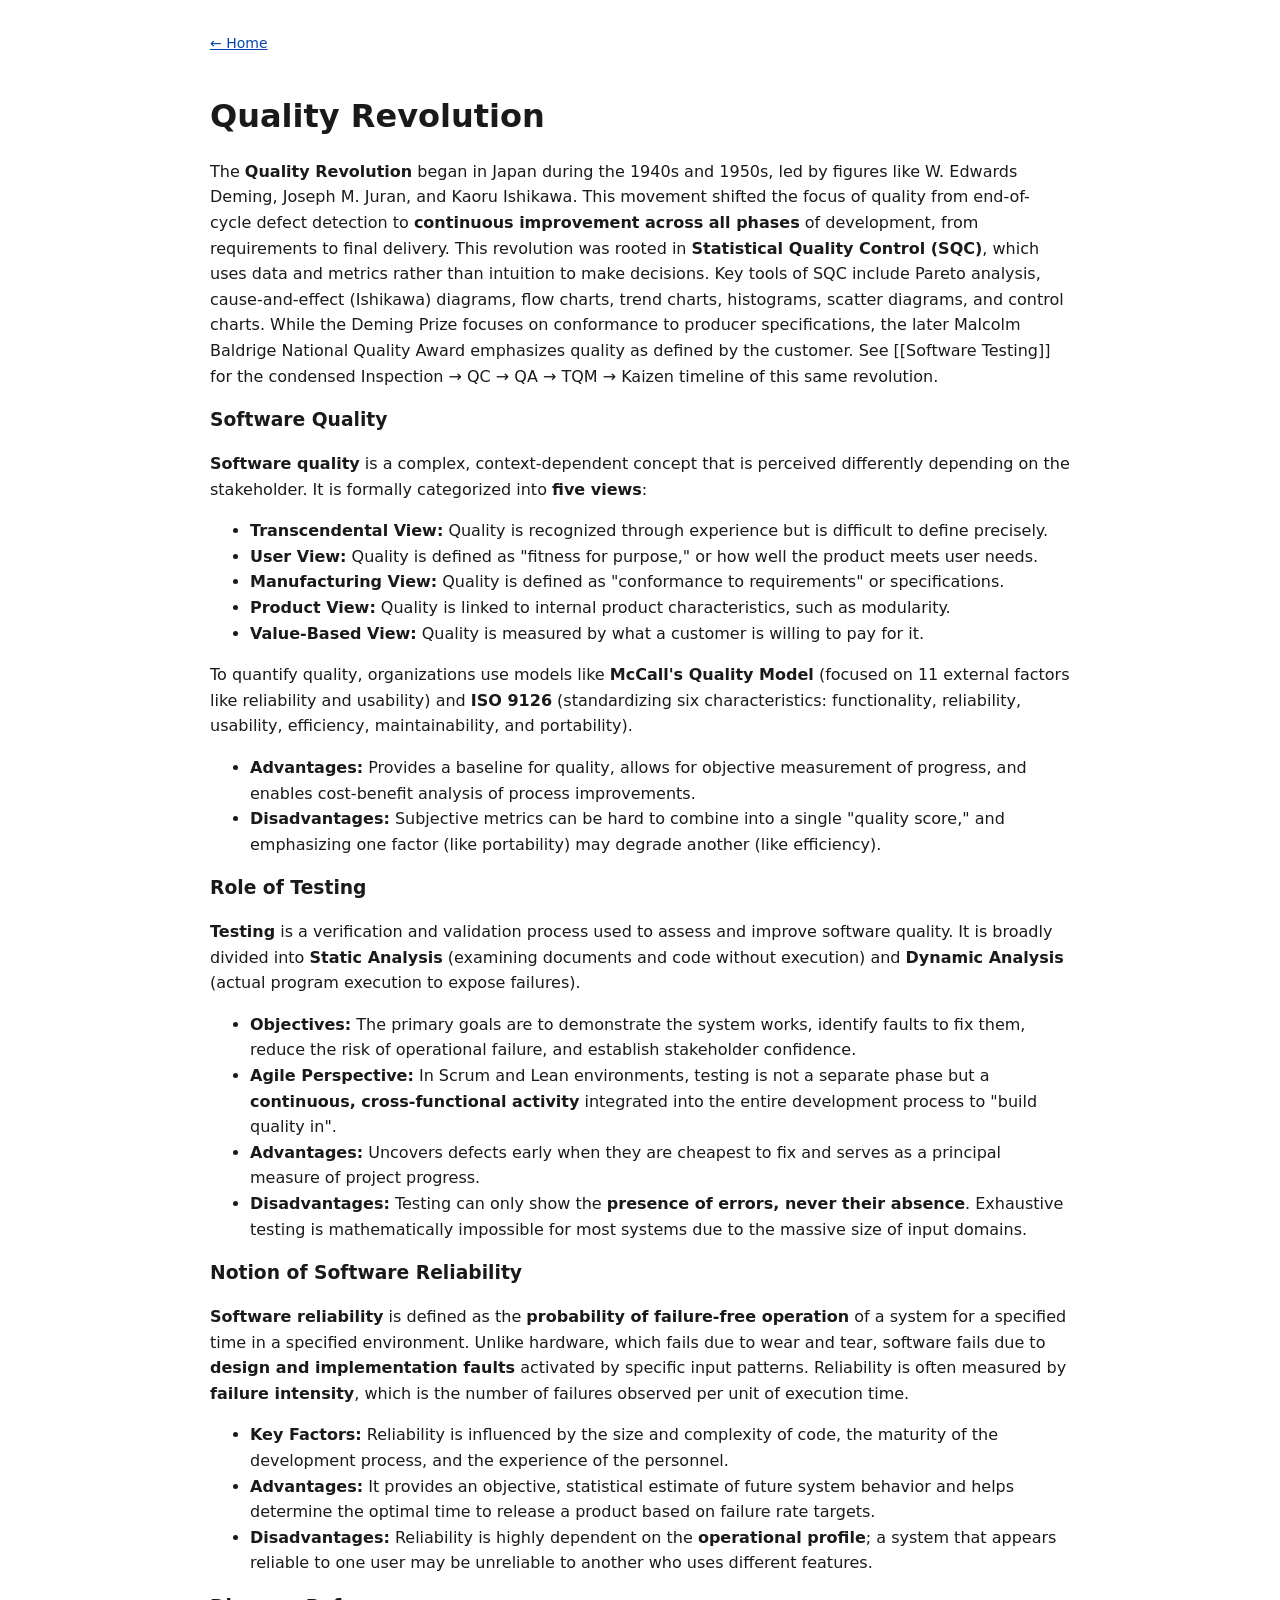
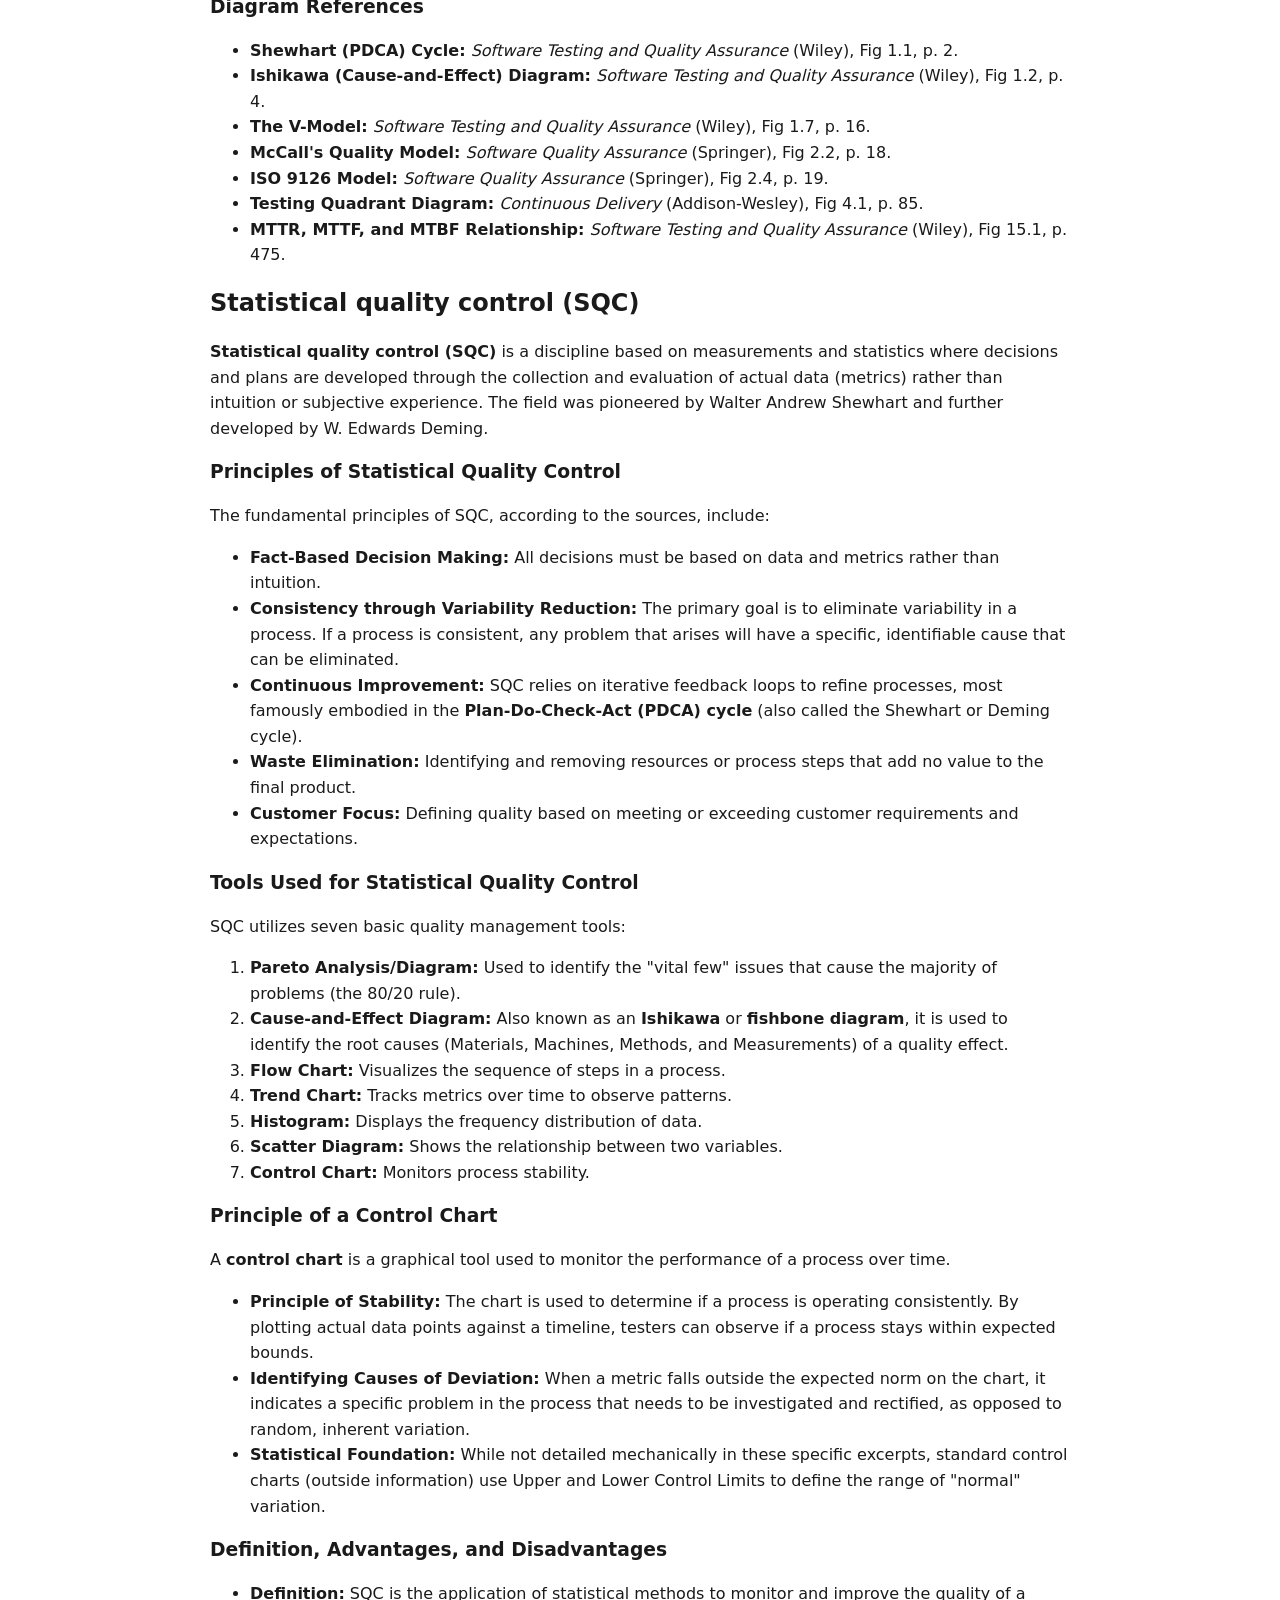
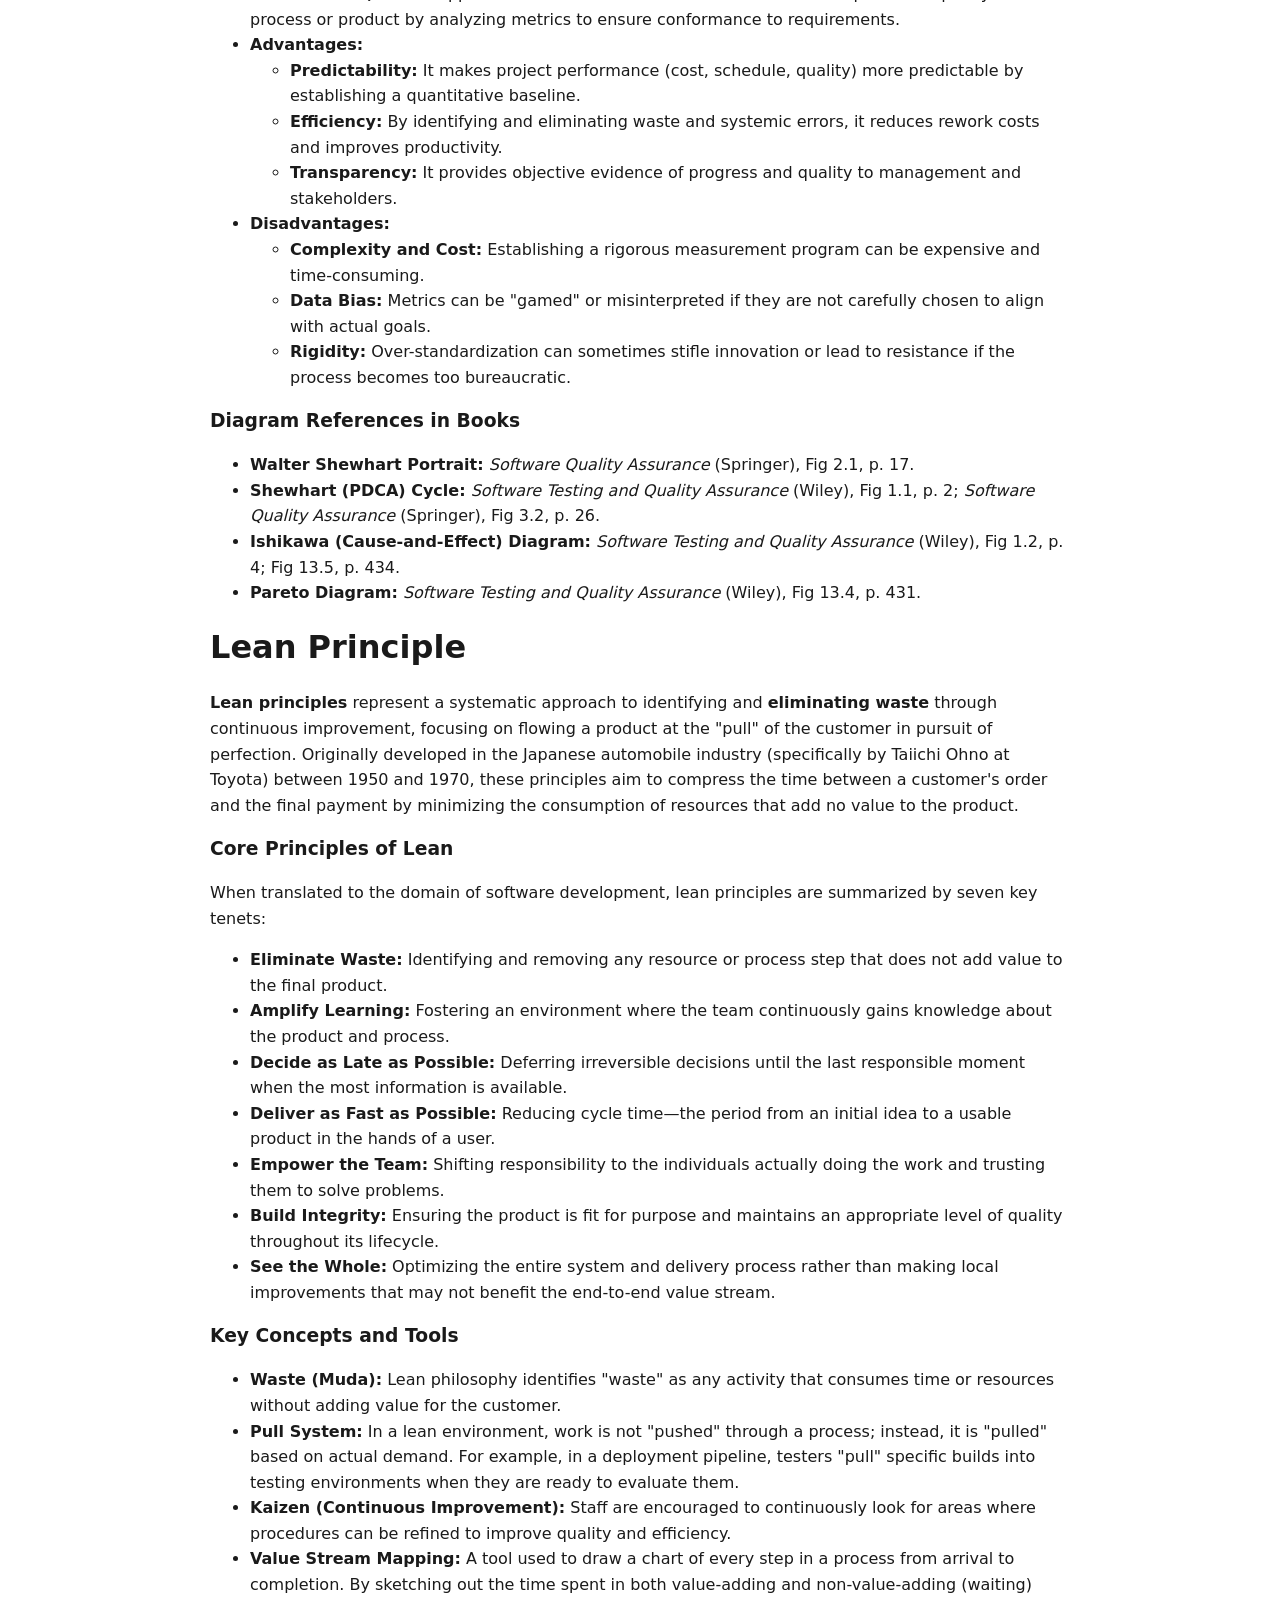
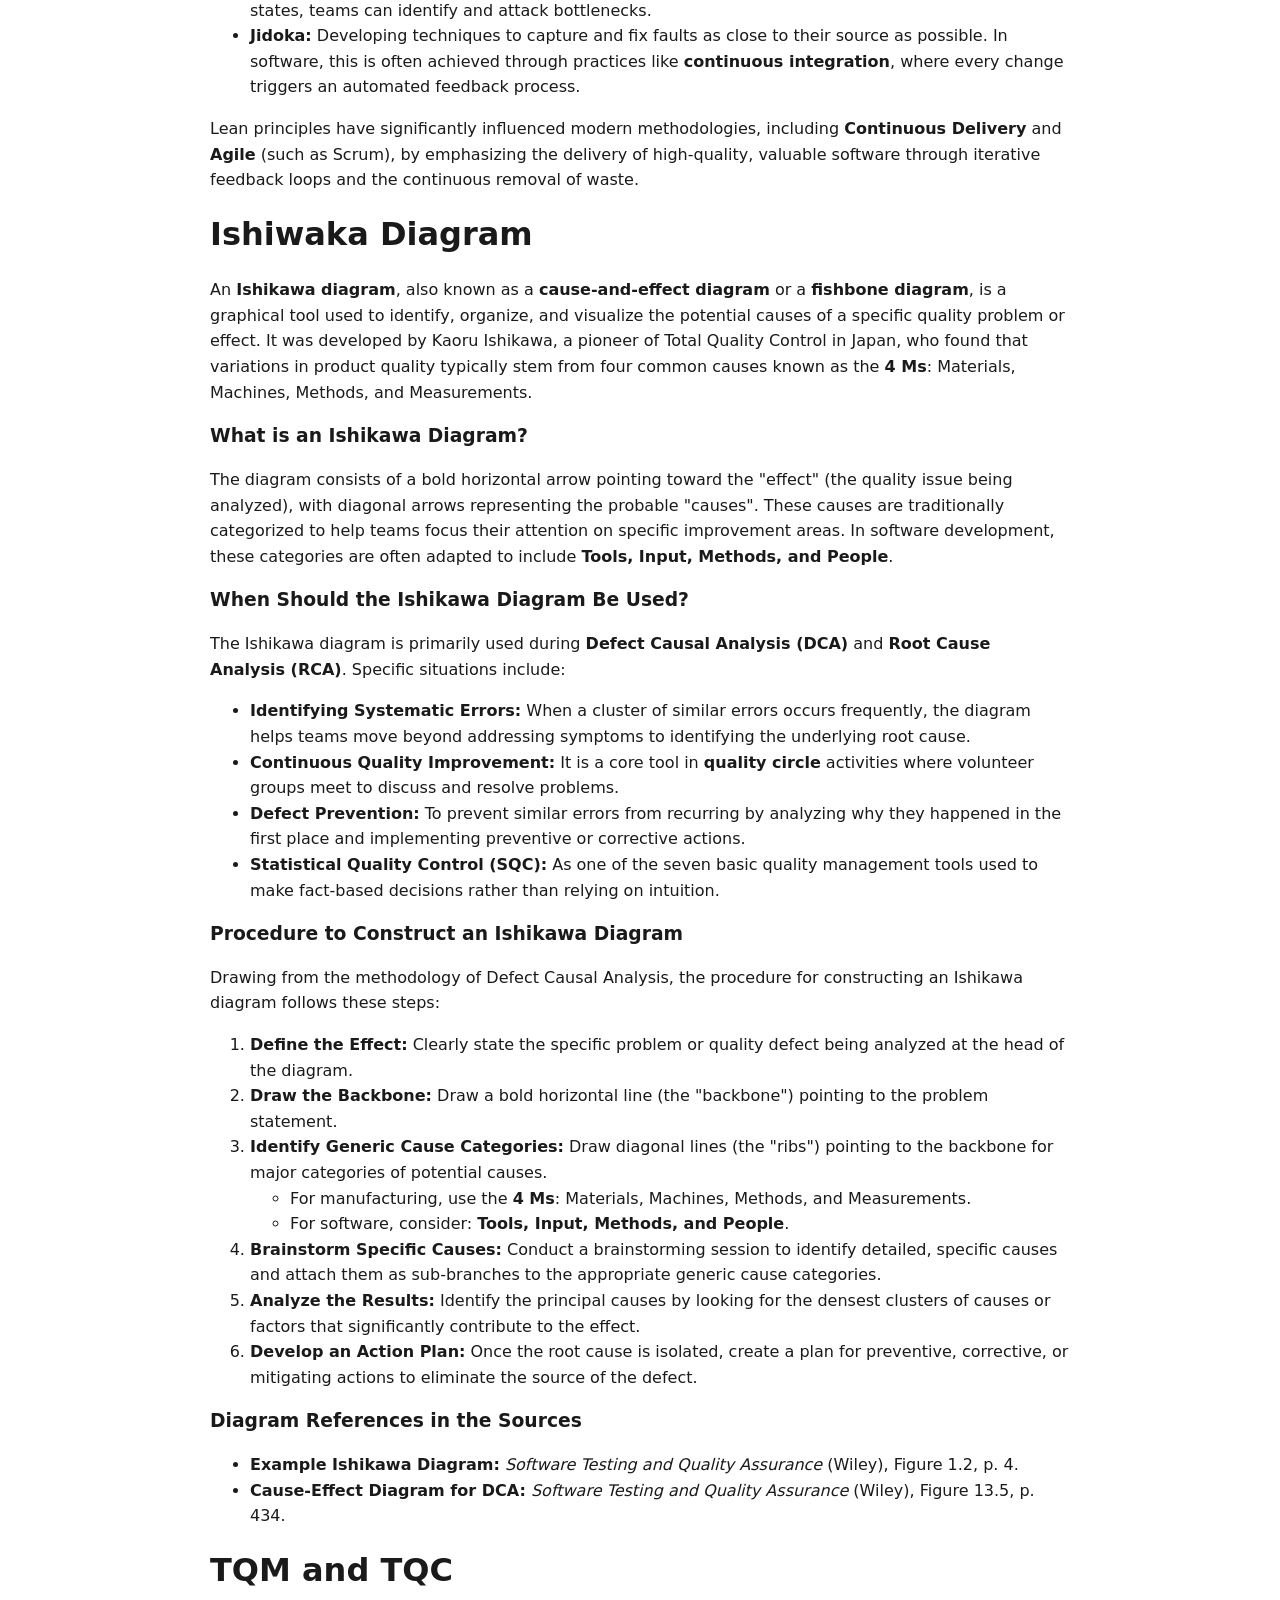
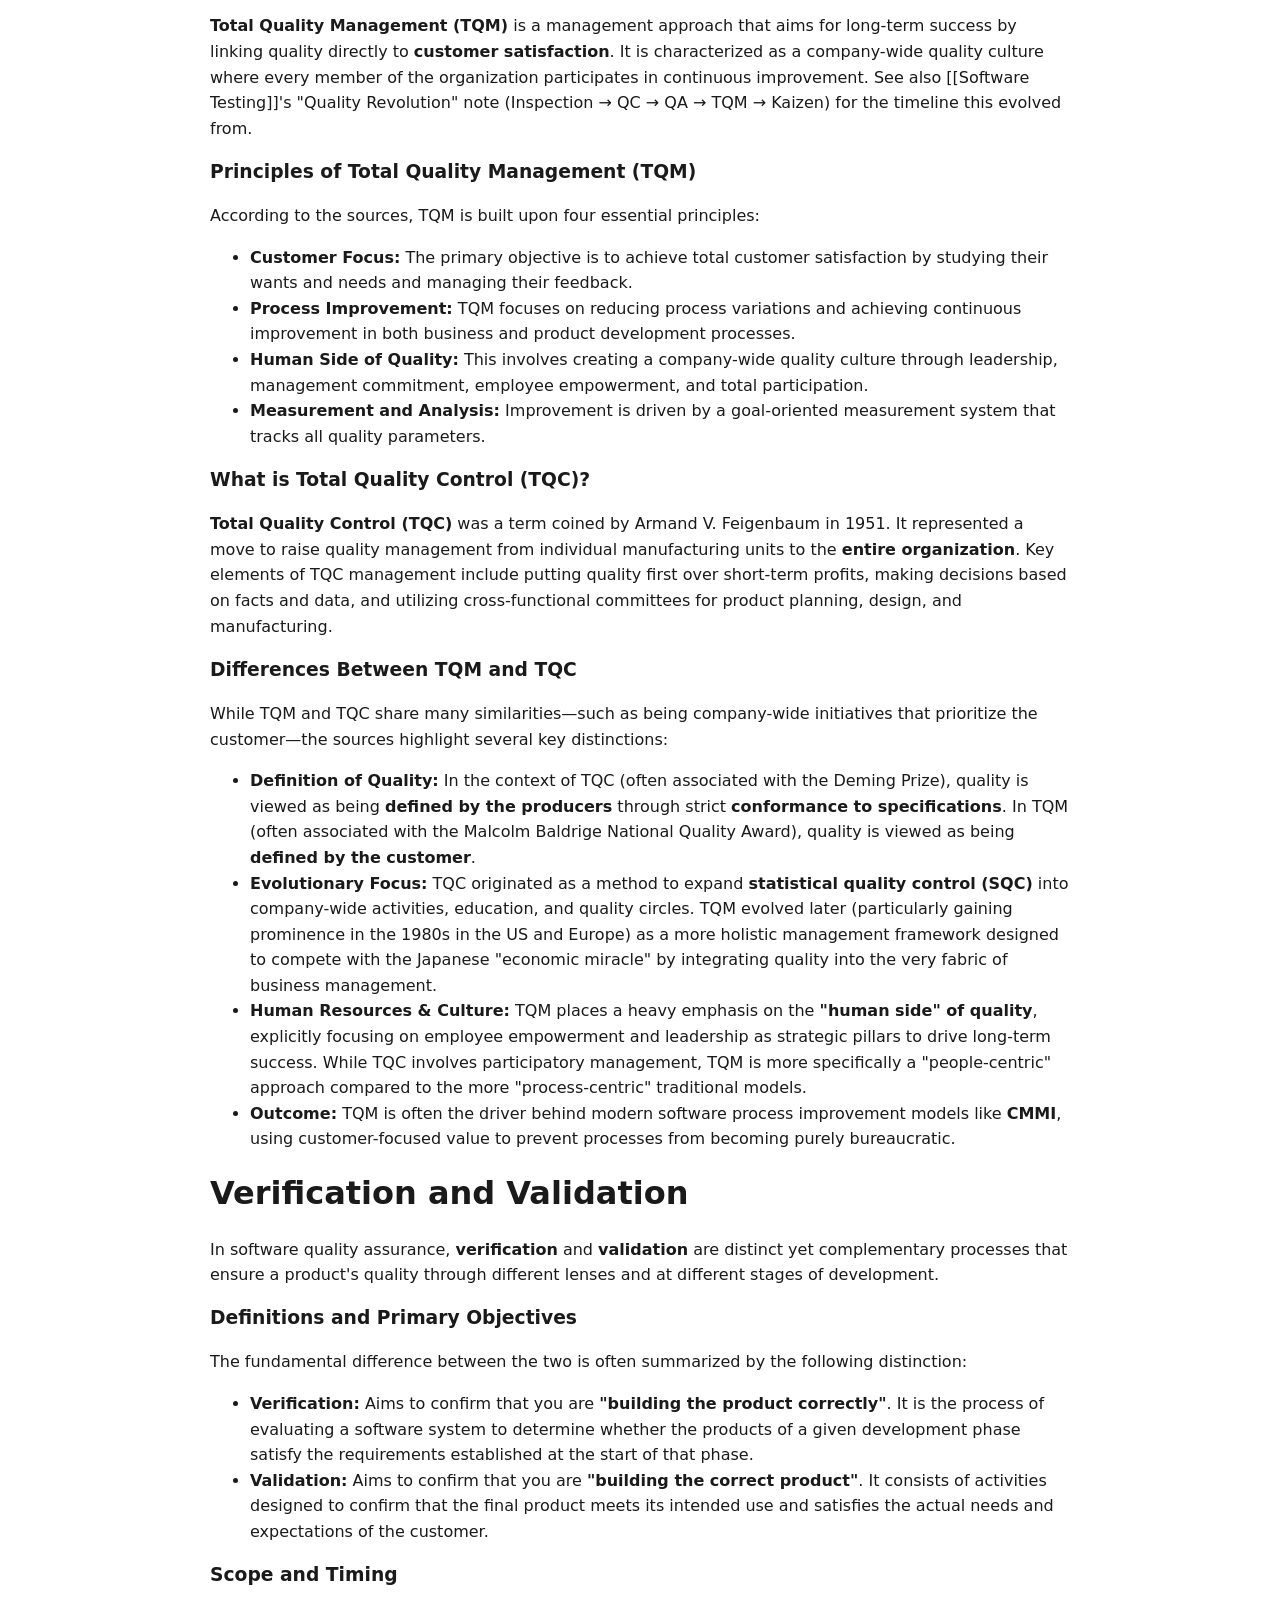
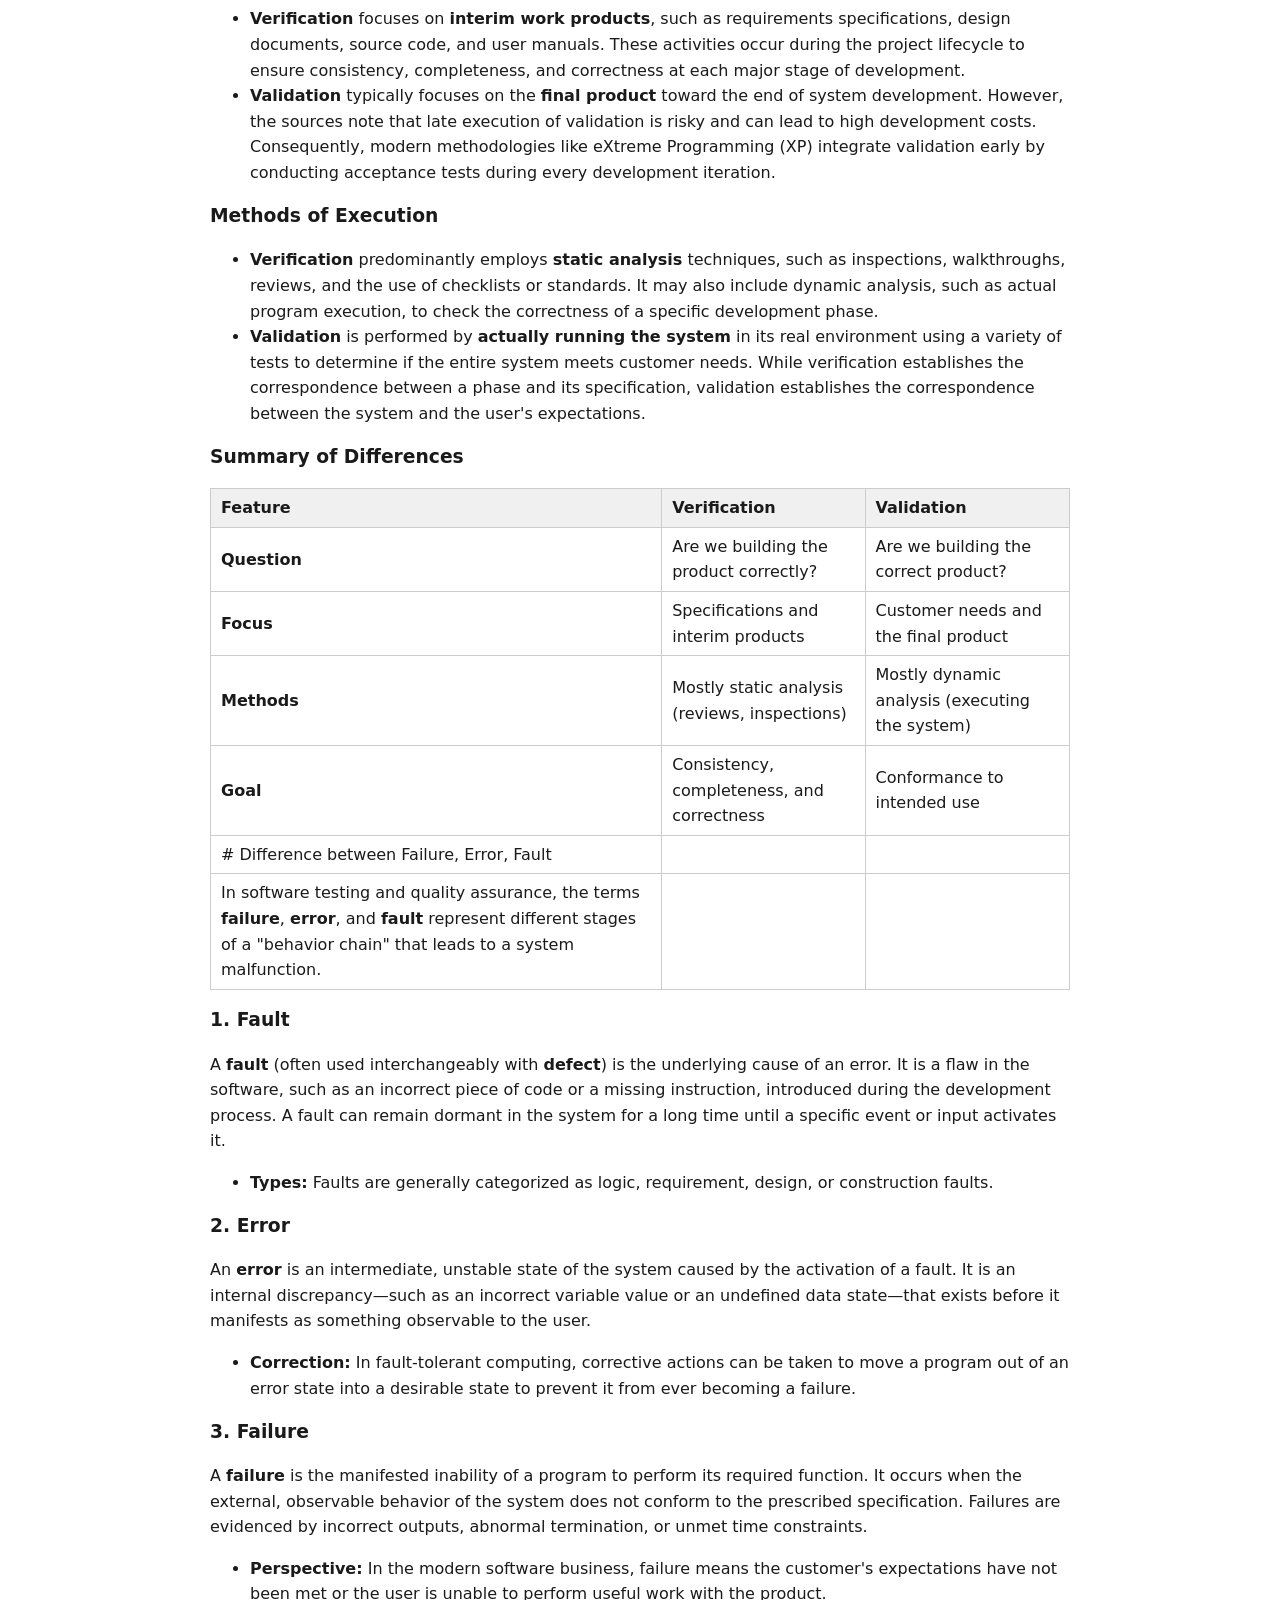
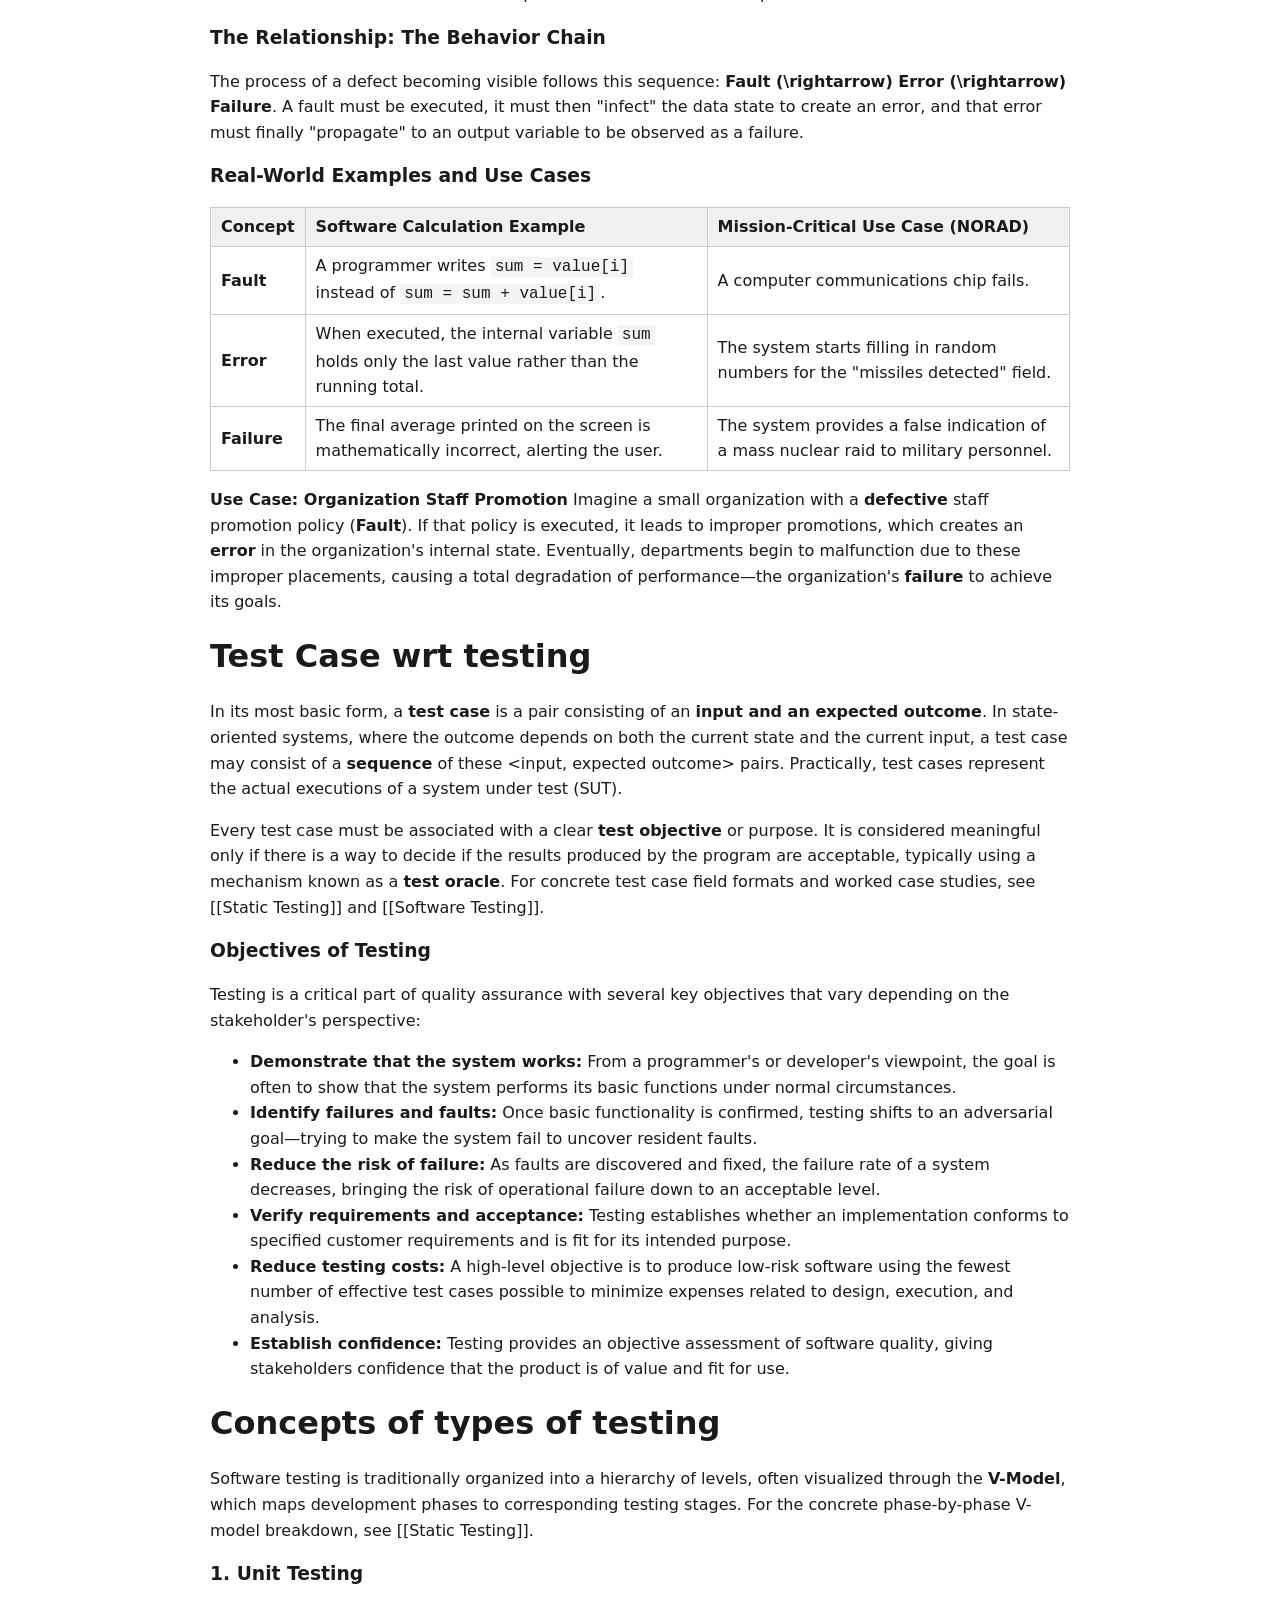
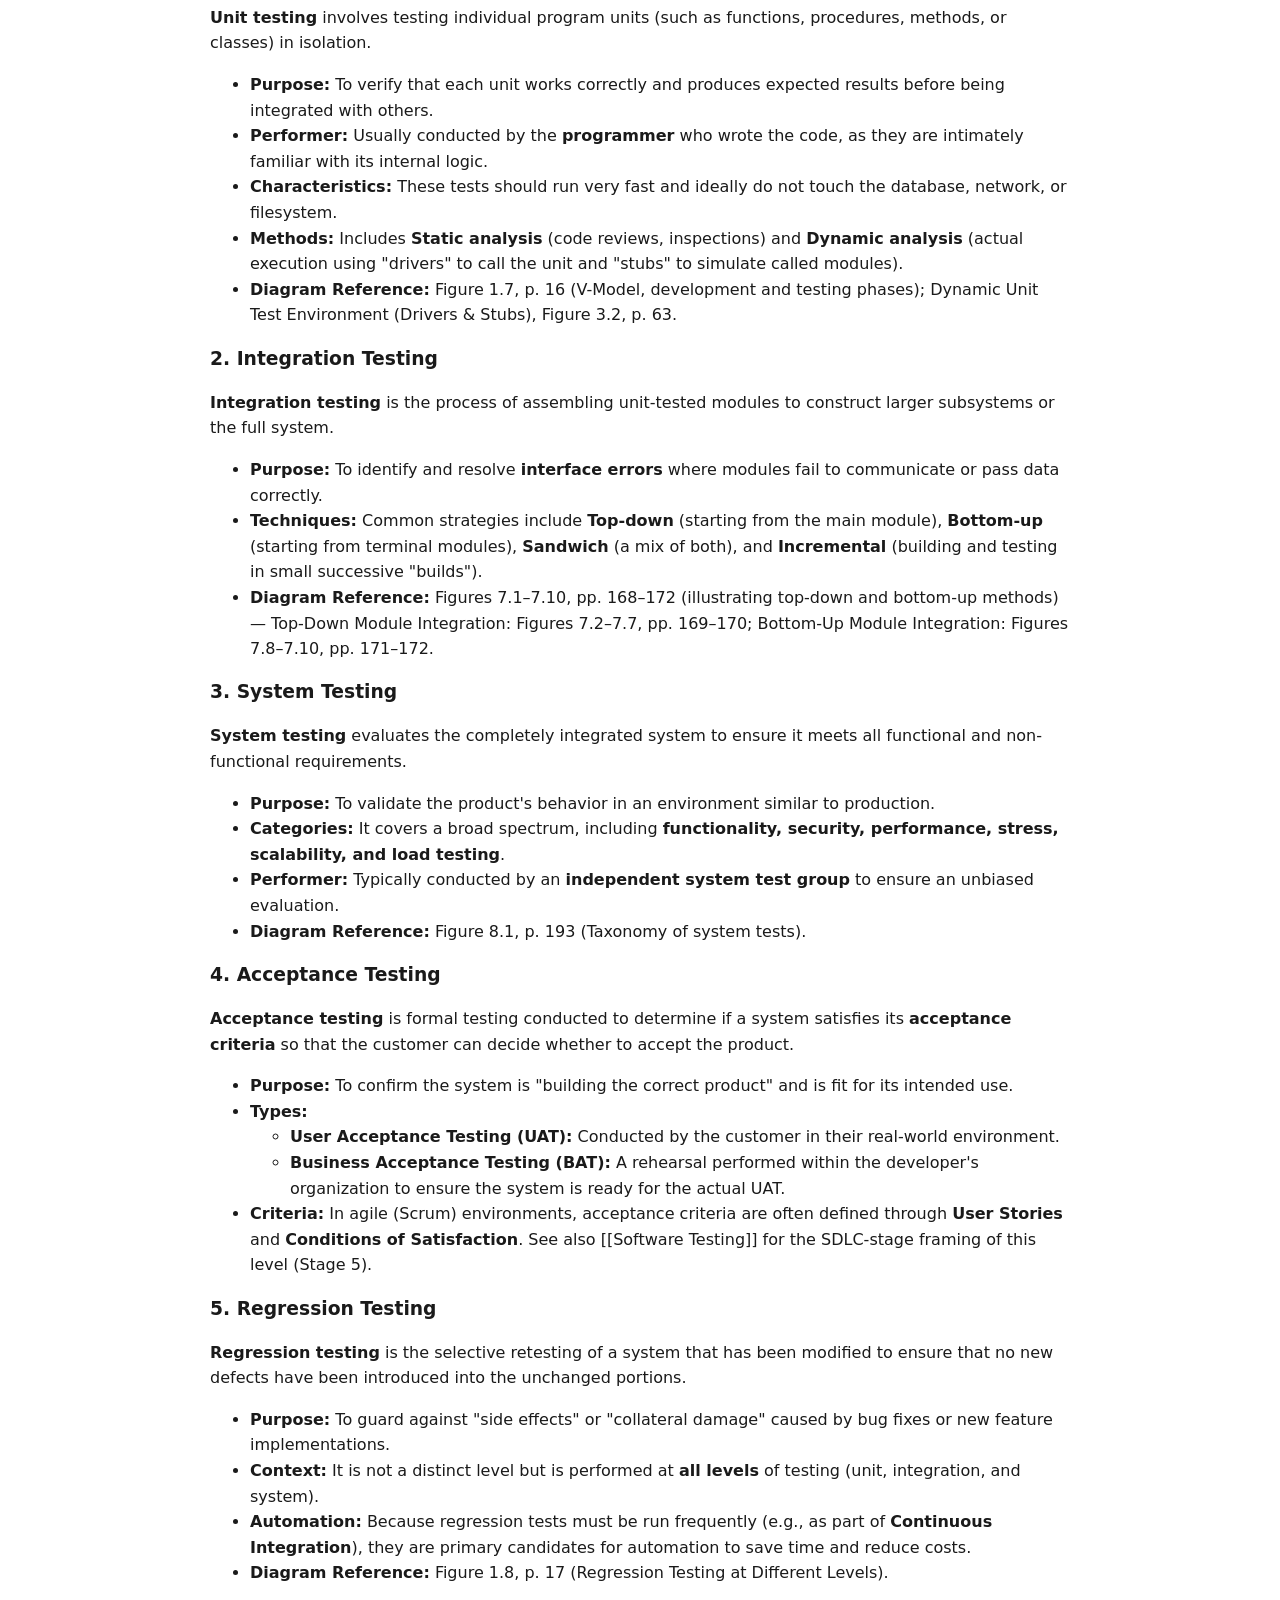
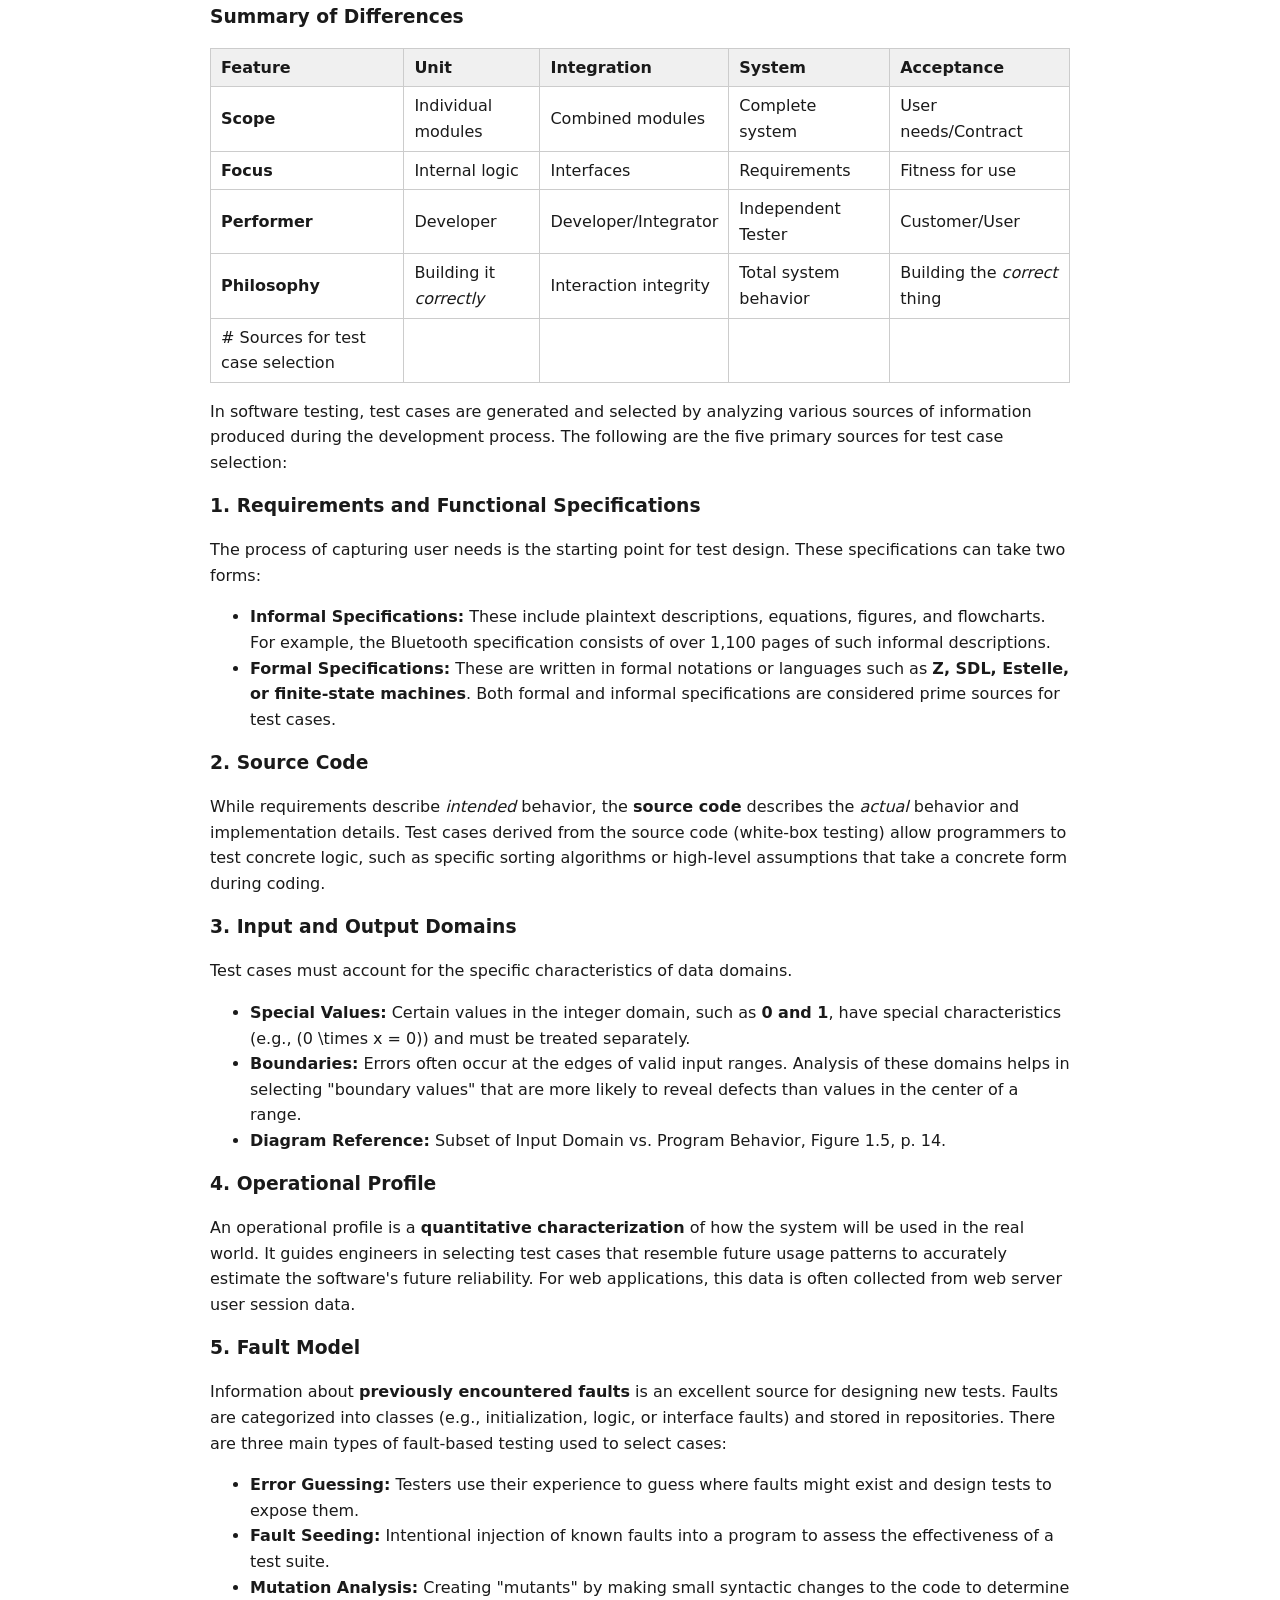
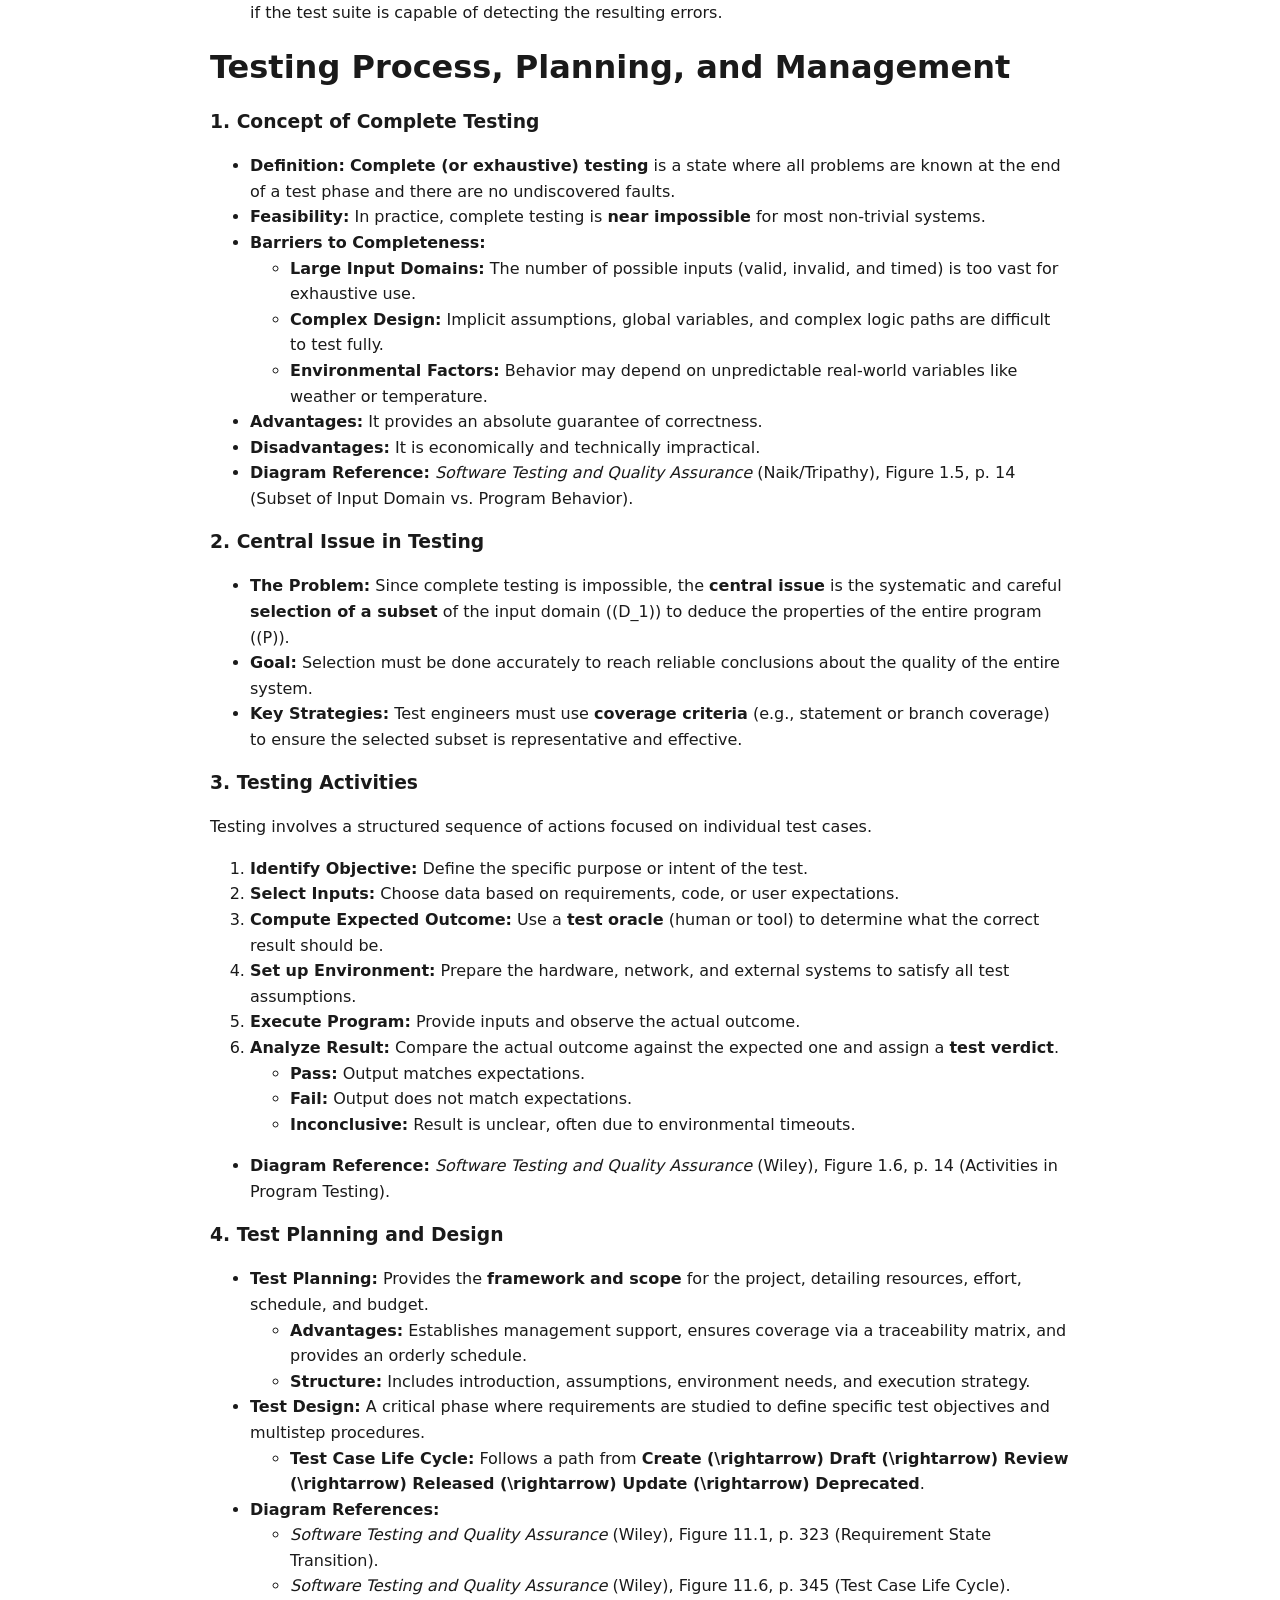
<file: module1_software_testing.html>
<!DOCTYPE html>
<html lang="en">
<head>
<meta charset="UTF-8" />
<meta name="viewport" content="width=device-width, initial-scale=1.0" />
<title>Module 1 — Software Testing &amp; Quality Assurance Fundamentals</title>
<style>
  body { max-width: 860px; margin: 0 auto; padding: 30px 20px 60px; font-family: system-ui, -apple-system, "Segoe UI", Arial, sans-serif; line-height: 1.6; color: #1a1a1a; }
  a { color: #0645ad; }
  a.home-link { display: inline-block; margin-bottom: 20px; font-size: 14px; }
  h1, h2, h3, h4, h5, h6 { line-height: 1.3; }
  pre { background: #f4f4f4; padding: 12px; overflow-x: auto; border: 1px solid #ddd; }
  code { background: #f4f4f4; padding: 1px 4px; font-family: Consolas, "Courier New", monospace; }
  pre code { background: none; padding: 0; }
  table { border-collapse: collapse; width: 100%; margin: 12px 0; }
  th, td { border: 1px solid #ccc; padding: 6px 10px; text-align: left; }
  th { background: #f0f0f0; }
  blockquote { border-left: 3px solid #ccc; margin: 10px 0; padding: 4px 14px; color: #444; }
  hr { border: none; border-top: 1px solid #ddd; margin: 24px 0; }
</style>
</head>
<body>
<a class="home-link" href="index.html">&larr; Home</a>
<h1 id="quality-revolution">Quality Revolution</h1>
<p>The <strong>Quality Revolution</strong> began in Japan during the 1940s and 1950s, led by figures like W. Edwards Deming, Joseph M. Juran, and Kaoru Ishikawa. This movement shifted the focus of quality from end-of-cycle defect detection to <strong>continuous improvement across all phases</strong> of development, from requirements to final delivery. This revolution was rooted in <strong>Statistical Quality Control (SQC)</strong>, which uses data and metrics rather than intuition to make decisions. Key tools of SQC include Pareto analysis, cause-and-effect (Ishikawa) diagrams, flow charts, trend charts, histograms, scatter diagrams, and control charts. While the Deming Prize focuses on conformance to producer specifications, the later Malcolm Baldrige National Quality Award emphasizes quality as defined by the customer. See [[Software Testing]] for the condensed Inspection → QC → QA → TQM → Kaizen timeline of this same revolution.</p>
<h3 id="software-quality">Software Quality</h3>
<p><strong>Software quality</strong> is a complex, context-dependent concept that is perceived differently depending on the stakeholder. It is formally categorized into <strong>five views</strong>:</p>
<ul>
<li><strong>Transcendental View:</strong> Quality is recognized through experience but is difficult to define precisely.</li>
<li><strong>User View:</strong> Quality is defined as "fitness for purpose," or how well the product meets user needs.</li>
<li><strong>Manufacturing View:</strong> Quality is defined as "conformance to requirements" or specifications.</li>
<li><strong>Product View:</strong> Quality is linked to internal product characteristics, such as modularity.</li>
<li><strong>Value-Based View:</strong> Quality is measured by what a customer is willing to pay for it.</li>
</ul>
<p>To quantify quality, organizations use models like <strong>McCall's Quality Model</strong> (focused on 11 external factors like reliability and usability) and <strong>ISO 9126</strong> (standardizing six characteristics: functionality, reliability, usability, efficiency, maintainability, and portability).</p>
<ul>
<li><strong>Advantages:</strong> Provides a baseline for quality, allows for objective measurement of progress, and enables cost-benefit analysis of process improvements.</li>
<li><strong>Disadvantages:</strong> Subjective metrics can be hard to combine into a single "quality score," and emphasizing one factor (like portability) may degrade another (like efficiency).</li>
</ul>
<h3 id="role-of-testing">Role of Testing</h3>
<p><strong>Testing</strong> is a verification and validation process used to assess and improve software quality. It is broadly divided into <strong>Static Analysis</strong> (examining documents and code without execution) and <strong>Dynamic Analysis</strong> (actual program execution to expose failures).</p>
<ul>
<li><strong>Objectives:</strong> The primary goals are to demonstrate the system works, identify faults to fix them, reduce the risk of operational failure, and establish stakeholder confidence.</li>
<li><strong>Agile Perspective:</strong> In Scrum and Lean environments, testing is not a separate phase but a <strong>continuous, cross-functional activity</strong> integrated into the entire development process to "build quality in".</li>
<li><strong>Advantages:</strong> Uncovers defects early when they are cheapest to fix and serves as a principal measure of project progress.</li>
<li><strong>Disadvantages:</strong> Testing can only show the <strong>presence of errors, never their absence</strong>. Exhaustive testing is mathematically impossible for most systems due to the massive size of input domains.</li>
</ul>
<h3 id="notion-of-software-reliability">Notion of Software Reliability</h3>
<p><strong>Software reliability</strong> is defined as the <strong>probability of failure-free operation</strong> of a system for a specified time in a specified environment. Unlike hardware, which fails due to wear and tear, software fails due to <strong>design and implementation faults</strong> activated by specific input patterns. Reliability is often measured by <strong>failure intensity</strong>, which is the number of failures observed per unit of execution time.</p>
<ul>
<li><strong>Key Factors:</strong> Reliability is influenced by the size and complexity of code, the maturity of the development process, and the experience of the personnel.</li>
<li><strong>Advantages:</strong> It provides an objective, statistical estimate of future system behavior and helps determine the optimal time to release a product based on failure rate targets.</li>
<li><strong>Disadvantages:</strong> Reliability is highly dependent on the <strong>operational profile</strong>; a system that appears reliable to one user may be unreliable to another who uses different features.</li>
</ul>
<h3 id="diagram-references">Diagram References</h3>
<ul>
<li><strong>Shewhart (PDCA) Cycle:</strong> <em>Software Testing and Quality Assurance</em> (Wiley), Fig 1.1, p. 2.</li>
<li><strong>Ishikawa (Cause-and-Effect) Diagram:</strong> <em>Software Testing and Quality Assurance</em> (Wiley), Fig 1.2, p. 4.</li>
<li><strong>The V-Model:</strong> <em>Software Testing and Quality Assurance</em> (Wiley), Fig 1.7, p. 16.</li>
<li><strong>McCall's Quality Model:</strong> <em>Software Quality Assurance</em> (Springer), Fig 2.2, p. 18.</li>
<li><strong>ISO 9126 Model:</strong> <em>Software Quality Assurance</em> (Springer), Fig 2.4, p. 19.</li>
<li><strong>Testing Quadrant Diagram:</strong> <em>Continuous Delivery</em> (Addison-Wesley), Fig 4.1, p. 85.</li>
<li><strong>MTTR, MTTF, and MTBF Relationship:</strong> <em>Software Testing and Quality Assurance</em> (Wiley), Fig 15.1, p. 475.</li>
</ul>
<h2 id="statistical-quality-control-sqc"><strong>Statistical quality control (SQC)</strong></h2>
<p><strong>Statistical quality control (SQC)</strong> is a discipline based on measurements and statistics where decisions and plans are developed through the collection and evaluation of actual data (metrics) rather than intuition or subjective experience. The field was pioneered by Walter Andrew Shewhart and further developed by W. Edwards Deming.</p>
<h3 id="principles-of-statistical-quality-control">Principles of Statistical Quality Control</h3>
<p>The fundamental principles of SQC, according to the sources, include:</p>
<ul>
<li><strong>Fact-Based Decision Making:</strong> All decisions must be based on data and metrics rather than intuition.</li>
<li><strong>Consistency through Variability Reduction:</strong> The primary goal is to eliminate variability in a process. If a process is consistent, any problem that arises will have a specific, identifiable cause that can be eliminated.</li>
<li><strong>Continuous Improvement:</strong> SQC relies on iterative feedback loops to refine processes, most famously embodied in the <strong>Plan-Do-Check-Act (PDCA) cycle</strong> (also called the Shewhart or Deming cycle).</li>
<li><strong>Waste Elimination:</strong> Identifying and removing resources or process steps that add no value to the final product.</li>
<li><strong>Customer Focus:</strong> Defining quality based on meeting or exceeding customer requirements and expectations.</li>
</ul>
<h3 id="tools-used-for-statistical-quality-control">Tools Used for Statistical Quality Control</h3>
<p>SQC utilizes seven basic quality management tools:</p>
<ol>
<li><strong>Pareto Analysis/Diagram:</strong> Used to identify the "vital few" issues that cause the majority of problems (the 80/20 rule).</li>
<li><strong>Cause-and-Effect Diagram:</strong> Also known as an <strong>Ishikawa</strong> or <strong>fishbone diagram</strong>, it is used to identify the root causes (Materials, Machines, Methods, and Measurements) of a quality effect.</li>
<li><strong>Flow Chart:</strong> Visualizes the sequence of steps in a process.</li>
<li><strong>Trend Chart:</strong> Tracks metrics over time to observe patterns.</li>
<li><strong>Histogram:</strong> Displays the frequency distribution of data.</li>
<li><strong>Scatter Diagram:</strong> Shows the relationship between two variables.</li>
<li><strong>Control Chart:</strong> Monitors process stability.</li>
</ol>
<h3 id="principle-of-a-control-chart">Principle of a Control Chart</h3>
<p>A <strong>control chart</strong> is a graphical tool used to monitor the performance of a process over time.</p>
<ul>
<li><strong>Principle of Stability:</strong> The chart is used to determine if a process is operating consistently. By plotting actual data points against a timeline, testers can observe if a process stays within expected bounds.</li>
<li><strong>Identifying Causes of Deviation:</strong> When a metric falls outside the expected norm on the chart, it indicates a specific problem in the process that needs to be investigated and rectified, as opposed to random, inherent variation.</li>
<li><strong>Statistical Foundation:</strong> While not detailed mechanically in these specific excerpts, standard control charts (outside information) use Upper and Lower Control Limits to define the range of "normal" variation.</li>
</ul>
<h3 id="definition-advantages-and-disadvantages">Definition, Advantages, and Disadvantages</h3>
<ul>
<li><strong>Definition:</strong> SQC is the application of statistical methods to monitor and improve the quality of a process or product by analyzing metrics to ensure conformance to requirements.</li>
<li><strong>Advantages:</strong><ul>
<li><strong>Predictability:</strong> It makes project performance (cost, schedule, quality) more predictable by establishing a quantitative baseline.</li>
<li><strong>Efficiency:</strong> By identifying and eliminating waste and systemic errors, it reduces rework costs and improves productivity.</li>
<li><strong>Transparency:</strong> It provides objective evidence of progress and quality to management and stakeholders.</li>
</ul>
</li>
<li><strong>Disadvantages:</strong><ul>
<li><strong>Complexity and Cost:</strong> Establishing a rigorous measurement program can be expensive and time-consuming.</li>
<li><strong>Data Bias:</strong> Metrics can be "gamed" or misinterpreted if they are not carefully chosen to align with actual goals.</li>
<li><strong>Rigidity:</strong> Over-standardization can sometimes stifle innovation or lead to resistance if the process becomes too bureaucratic.</li>
</ul>
</li>
</ul>
<h3 id="diagram-references-in-books">Diagram References in Books</h3>
<ul>
<li><strong>Walter Shewhart Portrait:</strong> <em>Software Quality Assurance</em> (Springer), Fig 2.1, p. 17.</li>
<li><strong>Shewhart (PDCA) Cycle:</strong> <em>Software Testing and Quality Assurance</em> (Wiley), Fig 1.1, p. 2; <em>Software Quality Assurance</em> (Springer), Fig 3.2, p. 26.</li>
<li><strong>Ishikawa (Cause-and-Effect) Diagram:</strong> <em>Software Testing and Quality Assurance</em> (Wiley), Fig 1.2, p. 4; Fig 13.5, p. 434.</li>
<li><strong>Pareto Diagram:</strong> <em>Software Testing and Quality Assurance</em> (Wiley), Fig 13.4, p. 431.</li>
</ul>
<h1 id="lean-principle">Lean Principle</h1>
<p><strong>Lean principles</strong> represent a systematic approach to identifying and <strong>eliminating waste</strong> through continuous improvement, focusing on flowing a product at the "pull" of the customer in pursuit of perfection. Originally developed in the Japanese automobile industry (specifically by Taiichi Ohno at Toyota) between 1950 and 1970, these principles aim to compress the time between a customer's order and the final payment by minimizing the consumption of resources that add no value to the product.</p>
<h3 id="core-principles-of-lean">Core Principles of Lean</h3>
<p>When translated to the domain of software development, lean principles are summarized by seven key tenets:</p>
<ul>
<li><strong>Eliminate Waste:</strong> Identifying and removing any resource or process step that does not add value to the final product.</li>
<li><strong>Amplify Learning:</strong> Fostering an environment where the team continuously gains knowledge about the product and process.</li>
<li><strong>Decide as Late as Possible:</strong> Deferring irreversible decisions until the last responsible moment when the most information is available.</li>
<li><strong>Deliver as Fast as Possible:</strong> Reducing cycle time—the period from an initial idea to a usable product in the hands of a user.</li>
<li><strong>Empower the Team:</strong> Shifting responsibility to the individuals actually doing the work and trusting them to solve problems.</li>
<li><strong>Build Integrity:</strong> Ensuring the product is fit for purpose and maintains an appropriate level of quality throughout its lifecycle.</li>
<li><strong>See the Whole:</strong> Optimizing the entire system and delivery process rather than making local improvements that may not benefit the end-to-end value stream.</li>
</ul>
<h3 id="key-concepts-and-tools">Key Concepts and Tools</h3>
<ul>
<li><strong>Waste (Muda):</strong> Lean philosophy identifies "waste" as any activity that consumes time or resources without adding value for the customer.</li>
<li><strong>Pull System:</strong> In a lean environment, work is not "pushed" through a process; instead, it is "pulled" based on actual demand. For example, in a deployment pipeline, testers "pull" specific builds into testing environments when they are ready to evaluate them.</li>
<li><strong>Kaizen (Continuous Improvement):</strong> Staff are encouraged to continuously look for areas where procedures can be refined to improve quality and efficiency.</li>
<li><strong>Value Stream Mapping:</strong> A tool used to draw a chart of every step in a process from arrival to completion. By sketching out the time spent in both value-adding and non-value-adding (waiting) states, teams can identify and attack bottlenecks.</li>
<li><strong>Jidoka:</strong> Developing techniques to capture and fix faults as close to their source as possible. In software, this is often achieved through practices like <strong>continuous integration</strong>, where every change triggers an automated feedback process.</li>
</ul>
<p>Lean principles have significantly influenced modern methodologies, including <strong>Continuous Delivery</strong> and <strong>Agile</strong> (such as Scrum), by emphasizing the delivery of high-quality, valuable software through iterative feedback loops and the continuous removal of waste.</p>
<h1 id="ishiwaka-diagram">Ishiwaka Diagram</h1>
<p>An <strong>Ishikawa diagram</strong>, also known as a <strong>cause-and-effect diagram</strong> or a <strong>fishbone diagram</strong>, is a graphical tool used to identify, organize, and visualize the potential causes of a specific quality problem or effect. It was developed by Kaoru Ishikawa, a pioneer of Total Quality Control in Japan, who found that variations in product quality typically stem from four common causes known as the <strong>4 Ms</strong>: Materials, Machines, Methods, and Measurements.</p>
<h3 id="what-is-an-ishikawa-diagram">What is an Ishikawa Diagram?</h3>
<p>The diagram consists of a bold horizontal arrow pointing toward the "effect" (the quality issue being analyzed), with diagonal arrows representing the probable "causes". These causes are traditionally categorized to help teams focus their attention on specific improvement areas. In software development, these categories are often adapted to include <strong>Tools, Input, Methods, and People</strong>.</p>
<h3 id="when-should-the-ishikawa-diagram-be-used">When Should the Ishikawa Diagram Be Used?</h3>
<p>The Ishikawa diagram is primarily used during <strong>Defect Causal Analysis (DCA)</strong> and <strong>Root Cause Analysis (RCA)</strong>. Specific situations include:</p>
<ul>
<li><strong>Identifying Systematic Errors:</strong> When a cluster of similar errors occurs frequently, the diagram helps teams move beyond addressing symptoms to identifying the underlying root cause.</li>
<li><strong>Continuous Quality Improvement:</strong> It is a core tool in <strong>quality circle</strong> activities where volunteer groups meet to discuss and resolve problems.</li>
<li><strong>Defect Prevention:</strong> To prevent similar errors from recurring by analyzing why they happened in the first place and implementing preventive or corrective actions.</li>
<li><strong>Statistical Quality Control (SQC):</strong> As one of the seven basic quality management tools used to make fact-based decisions rather than relying on intuition.</li>
</ul>
<h3 id="procedure-to-construct-an-ishikawa-diagram">Procedure to Construct an Ishikawa Diagram</h3>
<p>Drawing from the methodology of Defect Causal Analysis, the procedure for constructing an Ishikawa diagram follows these steps:</p>
<ol>
<li><strong>Define the Effect:</strong> Clearly state the specific problem or quality defect being analyzed at the head of the diagram.</li>
<li><strong>Draw the Backbone:</strong> Draw a bold horizontal line (the "backbone") pointing to the problem statement.</li>
<li><strong>Identify Generic Cause Categories:</strong> Draw diagonal lines (the "ribs") pointing to the backbone for major categories of potential causes.<ul>
<li>For manufacturing, use the <strong>4 Ms</strong>: Materials, Machines, Methods, and Measurements.</li>
<li>For software, consider: <strong>Tools, Input, Methods, and People</strong>.</li>
</ul>
</li>
<li><strong>Brainstorm Specific Causes:</strong> Conduct a brainstorming session to identify detailed, specific causes and attach them as sub-branches to the appropriate generic cause categories.</li>
<li><strong>Analyze the Results:</strong> Identify the principal causes by looking for the densest clusters of causes or factors that significantly contribute to the effect.</li>
<li><strong>Develop an Action Plan:</strong> Once the root cause is isolated, create a plan for preventive, corrective, or mitigating actions to eliminate the source of the defect.</li>
</ol>
<h3 id="diagram-references-in-the-sources">Diagram References in the Sources</h3>
<ul>
<li><strong>Example Ishikawa Diagram:</strong> <em>Software Testing and Quality Assurance</em> (Wiley), Figure 1.2, p. 4.</li>
<li><strong>Cause-Effect Diagram for DCA:</strong> <em>Software Testing and Quality Assurance</em> (Wiley), Figure 13.5, p. 434.</li>
</ul>
<h1 id="tqm-and-tqc">TQM and TQC</h1>
<p><strong>Total Quality Management (TQM)</strong> is a management approach that aims for long-term success by linking quality directly to <strong>customer satisfaction</strong>. It is characterized as a company-wide quality culture where every member of the organization participates in continuous improvement. See also [[Software Testing]]'s "Quality Revolution" note (Inspection → QC → QA → TQM → Kaizen) for the timeline this evolved from.</p>
<h3 id="principles-of-total-quality-management-tqm">Principles of Total Quality Management (TQM)</h3>
<p>According to the sources, TQM is built upon four essential principles:</p>
<ul>
<li><strong>Customer Focus:</strong> The primary objective is to achieve total customer satisfaction by studying their wants and needs and managing their feedback.</li>
<li><strong>Process Improvement:</strong> TQM focuses on reducing process variations and achieving continuous improvement in both business and product development processes.</li>
<li><strong>Human Side of Quality:</strong> This involves creating a company-wide quality culture through leadership, management commitment, employee empowerment, and total participation.</li>
<li><strong>Measurement and Analysis:</strong> Improvement is driven by a goal-oriented measurement system that tracks all quality parameters.</li>
</ul>
<h3 id="what-is-total-quality-control-tqc">What is Total Quality Control (TQC)?</h3>
<p><strong>Total Quality Control (TQC)</strong> was a term coined by Armand V. Feigenbaum in 1951. It represented a move to raise quality management from individual manufacturing units to the <strong>entire organization</strong>. Key elements of TQC management include putting quality first over short-term profits, making decisions based on facts and data, and utilizing cross-functional committees for product planning, design, and manufacturing.</p>
<h3 id="differences-between-tqm-and-tqc">Differences Between TQM and TQC</h3>
<p>While TQM and TQC share many similarities—such as being company-wide initiatives that prioritize the customer—the sources highlight several key distinctions:</p>
<ul>
<li><strong>Definition of Quality:</strong> In the context of TQC (often associated with the Deming Prize), quality is viewed as being <strong>defined by the producers</strong> through strict <strong>conformance to specifications</strong>. In TQM (often associated with the Malcolm Baldrige National Quality Award), quality is viewed as being <strong>defined by the customer</strong>.</li>
<li><strong>Evolutionary Focus:</strong> TQC originated as a method to expand <strong>statistical quality control (SQC)</strong> into company-wide activities, education, and quality circles. TQM evolved later (particularly gaining prominence in the 1980s in the US and Europe) as a more holistic management framework designed to compete with the Japanese "economic miracle" by integrating quality into the very fabric of business management.</li>
<li><strong>Human Resources &amp; Culture:</strong> TQM places a heavy emphasis on the <strong>"human side" of quality</strong>, explicitly focusing on employee empowerment and leadership as strategic pillars to drive long-term success. While TQC involves participatory management, TQM is more specifically a "people-centric" approach compared to the more "process-centric" traditional models.</li>
<li><strong>Outcome:</strong> TQM is often the driver behind modern software process improvement models like <strong>CMMI</strong>, using customer-focused value to prevent processes from becoming purely bureaucratic.</li>
</ul>
<h1 id="verification-and-validation">Verification and Validation</h1>
<p>In software quality assurance, <strong>verification</strong> and <strong>validation</strong> are distinct yet complementary processes that ensure a product's quality through different lenses and at different stages of development.</p>
<h3 id="definitions-and-primary-objectives">Definitions and Primary Objectives</h3>
<p>The fundamental difference between the two is often summarized by the following distinction:</p>
<ul>
<li><strong>Verification:</strong> Aims to confirm that you are <strong>"building the product correctly"</strong>. It is the process of evaluating a software system to determine whether the products of a given development phase satisfy the requirements established at the start of that phase.</li>
<li><strong>Validation:</strong> Aims to confirm that you are <strong>"building the correct product"</strong>. It consists of activities designed to confirm that the final product meets its intended use and satisfies the actual needs and expectations of the customer.</li>
</ul>
<h3 id="scope-and-timing">Scope and Timing</h3>
<ul>
<li><strong>Verification</strong> focuses on <strong>interim work products</strong>, such as requirements specifications, design documents, source code, and user manuals. These activities occur during the project lifecycle to ensure consistency, completeness, and correctness at each major stage of development.</li>
<li><strong>Validation</strong> typically focuses on the <strong>final product</strong> toward the end of system development. However, the sources note that late execution of validation is risky and can lead to high development costs. Consequently, modern methodologies like eXtreme Programming (XP) integrate validation early by conducting acceptance tests during every development iteration.</li>
</ul>
<h3 id="methods-of-execution">Methods of Execution</h3>
<ul>
<li><strong>Verification</strong> predominantly employs <strong>static analysis</strong> techniques, such as inspections, walkthroughs, reviews, and the use of checklists or standards. It may also include dynamic analysis, such as actual program execution, to check the correctness of a specific development phase.</li>
<li><strong>Validation</strong> is performed by <strong>actually running the system</strong> in its real environment using a variety of tests to determine if the entire system meets customer needs. While verification establishes the correspondence between a phase and its specification, validation establishes the correspondence between the system and the user's expectations.</li>
</ul>
<h3 id="summary-of-differences">Summary of Differences</h3>
<table>
<thead>
<tr>
<th style="text-align: left;">Feature</th>
<th style="text-align: left;">Verification</th>
<th style="text-align: left;">Validation</th>
</tr>
</thead>
<tbody>
<tr>
<td style="text-align: left;"><strong>Question</strong></td>
<td style="text-align: left;">Are we building the product correctly?</td>
<td style="text-align: left;">Are we building the correct product?</td>
</tr>
<tr>
<td style="text-align: left;"><strong>Focus</strong></td>
<td style="text-align: left;">Specifications and interim products</td>
<td style="text-align: left;">Customer needs and the final product</td>
</tr>
<tr>
<td style="text-align: left;"><strong>Methods</strong></td>
<td style="text-align: left;">Mostly static analysis (reviews, inspections)</td>
<td style="text-align: left;">Mostly dynamic analysis (executing the system)</td>
</tr>
<tr>
<td style="text-align: left;"><strong>Goal</strong></td>
<td style="text-align: left;">Consistency, completeness, and correctness</td>
<td style="text-align: left;">Conformance to intended use</td>
</tr>
<tr>
<td style="text-align: left;"># Difference between Failure, Error, Fault</td>
<td style="text-align: left;"></td>
<td style="text-align: left;"></td>
</tr>
<tr>
<td style="text-align: left;">In software testing and quality assurance, the terms <strong>failure</strong>, <strong>error</strong>, and <strong>fault</strong> represent different stages of a "behavior chain" that leads to a system malfunction.</td>
<td style="text-align: left;"></td>
<td style="text-align: left;"></td>
</tr>
</tbody>
</table>
<h3 id="1-fault">1. Fault</h3>
<p>A <strong>fault</strong> (often used interchangeably with <strong>defect</strong>) is the underlying cause of an error. It is a flaw in the software, such as an incorrect piece of code or a missing instruction, introduced during the development process. A fault can remain dormant in the system for a long time until a specific event or input activates it.</p>
<ul>
<li><strong>Types:</strong> Faults are generally categorized as logic, requirement, design, or construction faults.</li>
</ul>
<h3 id="2-error">2. Error</h3>
<p>An <strong>error</strong> is an intermediate, unstable state of the system caused by the activation of a fault. It is an internal discrepancy—such as an incorrect variable value or an undefined data state—that exists before it manifests as something observable to the user.</p>
<ul>
<li><strong>Correction:</strong> In fault-tolerant computing, corrective actions can be taken to move a program out of an error state into a desirable state to prevent it from ever becoming a failure.</li>
</ul>
<h3 id="3-failure">3. Failure</h3>
<p>A <strong>failure</strong> is the manifested inability of a program to perform its required function. It occurs when the external, observable behavior of the system does not conform to the prescribed specification. Failures are evidenced by incorrect outputs, abnormal termination, or unmet time constraints.</p>
<ul>
<li><strong>Perspective:</strong> In the modern software business, failure means the customer's expectations have not been met or the user is unable to perform useful work with the product.</li>
</ul>
<h3 id="the-relationship-the-behavior-chain">The Relationship: The Behavior Chain</h3>
<p>The process of a defect becoming visible follows this sequence: <strong>Fault (\rightarrow) Error (\rightarrow) Failure</strong>. A fault must be executed, it must then "infect" the data state to create an error, and that error must finally "propagate" to an output variable to be observed as a failure.</p>
<h3 id="real-world-examples-and-use-cases">Real-World Examples and Use Cases</h3>
<table>
<thead>
<tr>
<th style="text-align: left;">Concept</th>
<th style="text-align: left;">Software Calculation Example</th>
<th style="text-align: left;">Mission-Critical Use Case (NORAD)</th>
</tr>
</thead>
<tbody>
<tr>
<td style="text-align: left;"><strong>Fault</strong></td>
<td style="text-align: left;">A programmer writes <code>sum = value[i]</code> instead of <code>sum = sum + value[i]</code>.</td>
<td style="text-align: left;">A computer communications chip fails.</td>
</tr>
<tr>
<td style="text-align: left;"><strong>Error</strong></td>
<td style="text-align: left;">When executed, the internal variable <code>sum</code> holds only the last value rather than the running total.</td>
<td style="text-align: left;">The system starts filling in random numbers for the "missiles detected" field.</td>
</tr>
<tr>
<td style="text-align: left;"><strong>Failure</strong></td>
<td style="text-align: left;">The final average printed on the screen is mathematically incorrect, alerting the user.</td>
<td style="text-align: left;">The system provides a false indication of a mass nuclear raid to military personnel.</td>
</tr>
</tbody>
</table>
<p><strong>Use Case: Organization Staff Promotion</strong> Imagine a small organization with a <strong>defective</strong> staff promotion policy (<strong>Fault</strong>). If that policy is executed, it leads to improper promotions, which creates an <strong>error</strong> in the organization's internal state. Eventually, departments begin to malfunction due to these improper placements, causing a total degradation of performance—the organization's <strong>failure</strong> to achieve its goals.</p>
<h1 id="test-case-wrt-testing">Test Case wrt testing</h1>
<p>In its most basic form, a <strong>test case</strong> is a pair consisting of an <strong>input and an expected outcome</strong>. In state-oriented systems, where the outcome depends on both the current state and the current input, a test case may consist of a <strong>sequence</strong> of these &lt;input, expected outcome&gt; pairs. Practically, test cases represent the actual executions of a system under test (SUT).</p>
<p>Every test case must be associated with a clear <strong>test objective</strong> or purpose. It is considered meaningful only if there is a way to decide if the results produced by the program are acceptable, typically using a mechanism known as a <strong>test oracle</strong>. For concrete test case field formats and worked case studies, see [[Static Testing]] and [[Software Testing]].</p>
<h3 id="objectives-of-testing">Objectives of Testing</h3>
<p>Testing is a critical part of quality assurance with several key objectives that vary depending on the stakeholder's perspective:</p>
<ul>
<li><strong>Demonstrate that the system works:</strong> From a programmer's or developer's viewpoint, the goal is often to show that the system performs its basic functions under normal circumstances.</li>
<li><strong>Identify failures and faults:</strong> Once basic functionality is confirmed, testing shifts to an adversarial goal—trying to make the system fail to uncover resident faults.</li>
<li><strong>Reduce the risk of failure:</strong> As faults are discovered and fixed, the failure rate of a system decreases, bringing the risk of operational failure down to an acceptable level.</li>
<li><strong>Verify requirements and acceptance:</strong> Testing establishes whether an implementation conforms to specified customer requirements and is fit for its intended purpose.</li>
<li><strong>Reduce testing costs:</strong> A high-level objective is to produce low-risk software using the fewest number of effective test cases possible to minimize expenses related to design, execution, and analysis.</li>
<li><strong>Establish confidence:</strong> Testing provides an objective assessment of software quality, giving stakeholders confidence that the product is of value and fit for use.</li>
</ul>
<h1 id="concepts-of-types-of-testing">Concepts of types of testing</h1>
<p>Software testing is traditionally organized into a hierarchy of levels, often visualized through the <strong>V-Model</strong>, which maps development phases to corresponding testing stages. For the concrete phase-by-phase V-model breakdown, see [[Static Testing]].</p>
<h3 id="1-unit-testing">1. Unit Testing</h3>
<p><strong>Unit testing</strong> involves testing individual program units (such as functions, procedures, methods, or classes) in isolation.</p>
<ul>
<li><strong>Purpose:</strong> To verify that each unit works correctly and produces expected results before being integrated with others.</li>
<li><strong>Performer:</strong> Usually conducted by the <strong>programmer</strong> who wrote the code, as they are intimately familiar with its internal logic.</li>
<li><strong>Characteristics:</strong> These tests should run very fast and ideally do not touch the database, network, or filesystem.</li>
<li><strong>Methods:</strong> Includes <strong>Static analysis</strong> (code reviews, inspections) and <strong>Dynamic analysis</strong> (actual execution using "drivers" to call the unit and "stubs" to simulate called modules).</li>
<li><strong>Diagram Reference:</strong> Figure 1.7, p. 16 (V-Model, development and testing phases); Dynamic Unit Test Environment (Drivers &amp; Stubs), Figure 3.2, p. 63.</li>
</ul>
<h3 id="2-integration-testing">2. Integration Testing</h3>
<p><strong>Integration testing</strong> is the process of assembling unit-tested modules to construct larger subsystems or the full system.</p>
<ul>
<li><strong>Purpose:</strong> To identify and resolve <strong>interface errors</strong> where modules fail to communicate or pass data correctly.</li>
<li><strong>Techniques:</strong> Common strategies include <strong>Top-down</strong> (starting from the main module), <strong>Bottom-up</strong> (starting from terminal modules), <strong>Sandwich</strong> (a mix of both), and <strong>Incremental</strong> (building and testing in small successive "builds").</li>
<li><strong>Diagram Reference:</strong> Figures 7.1–7.10, pp. 168–172 (illustrating top-down and bottom-up methods) — Top-Down Module Integration: Figures 7.2–7.7, pp. 169–170; Bottom-Up Module Integration: Figures 7.8–7.10, pp. 171–172.</li>
</ul>
<h3 id="3-system-testing">3. System Testing</h3>
<p><strong>System testing</strong> evaluates the completely integrated system to ensure it meets all functional and non-functional requirements.</p>
<ul>
<li><strong>Purpose:</strong> To validate the product's behavior in an environment similar to production.</li>
<li><strong>Categories:</strong> It covers a broad spectrum, including <strong>functionality, security, performance, stress, scalability, and load testing</strong>.</li>
<li><strong>Performer:</strong> Typically conducted by an <strong>independent system test group</strong> to ensure an unbiased evaluation.</li>
<li><strong>Diagram Reference:</strong> Figure 8.1, p. 193 (Taxonomy of system tests).</li>
</ul>
<h3 id="4-acceptance-testing">4. Acceptance Testing</h3>
<p><strong>Acceptance testing</strong> is formal testing conducted to determine if a system satisfies its <strong>acceptance criteria</strong> so that the customer can decide whether to accept the product.</p>
<ul>
<li><strong>Purpose:</strong> To confirm the system is "building the correct product" and is fit for its intended use.</li>
<li><strong>Types:</strong><ul>
<li><strong>User Acceptance Testing (UAT):</strong> Conducted by the customer in their real-world environment.</li>
<li><strong>Business Acceptance Testing (BAT):</strong> A rehearsal performed within the developer's organization to ensure the system is ready for the actual UAT.</li>
</ul>
</li>
<li><strong>Criteria:</strong> In agile (Scrum) environments, acceptance criteria are often defined through <strong>User Stories</strong> and <strong>Conditions of Satisfaction</strong>. See also [[Software Testing]] for the SDLC-stage framing of this level (Stage 5).</li>
</ul>
<h3 id="5-regression-testing">5. Regression Testing</h3>
<p><strong>Regression testing</strong> is the selective retesting of a system that has been modified to ensure that no new defects have been introduced into the unchanged portions.</p>
<ul>
<li><strong>Purpose:</strong> To guard against "side effects" or "collateral damage" caused by bug fixes or new feature implementations.</li>
<li><strong>Context:</strong> It is not a distinct level but is performed at <strong>all levels</strong> of testing (unit, integration, and system).</li>
<li><strong>Automation:</strong> Because regression tests must be run frequently (e.g., as part of <strong>Continuous Integration</strong>), they are primary candidates for automation to save time and reduce costs.</li>
<li><strong>Diagram Reference:</strong> Figure 1.8, p. 17 (Regression Testing at Different Levels).</li>
</ul>
<h3 id="summary-of-differences_1">Summary of Differences</h3>
<table>
<thead>
<tr>
<th style="text-align: left;">Feature</th>
<th style="text-align: left;">Unit</th>
<th style="text-align: left;">Integration</th>
<th style="text-align: left;">System</th>
<th style="text-align: left;">Acceptance</th>
</tr>
</thead>
<tbody>
<tr>
<td style="text-align: left;"><strong>Scope</strong></td>
<td style="text-align: left;">Individual modules</td>
<td style="text-align: left;">Combined modules</td>
<td style="text-align: left;">Complete system</td>
<td style="text-align: left;">User needs/Contract</td>
</tr>
<tr>
<td style="text-align: left;"><strong>Focus</strong></td>
<td style="text-align: left;">Internal logic</td>
<td style="text-align: left;">Interfaces</td>
<td style="text-align: left;">Requirements</td>
<td style="text-align: left;">Fitness for use</td>
</tr>
<tr>
<td style="text-align: left;"><strong>Performer</strong></td>
<td style="text-align: left;">Developer</td>
<td style="text-align: left;">Developer/Integrator</td>
<td style="text-align: left;">Independent Tester</td>
<td style="text-align: left;">Customer/User</td>
</tr>
<tr>
<td style="text-align: left;"><strong>Philosophy</strong></td>
<td style="text-align: left;">Building it <em>correctly</em></td>
<td style="text-align: left;">Interaction integrity</td>
<td style="text-align: left;">Total system behavior</td>
<td style="text-align: left;">Building the <em>correct</em> thing</td>
</tr>
<tr>
<td style="text-align: left;"># Sources for test case selection</td>
<td style="text-align: left;"></td>
<td style="text-align: left;"></td>
<td style="text-align: left;"></td>
<td style="text-align: left;"></td>
</tr>
</tbody>
</table>
<p>In software testing, test cases are generated and selected by analyzing various sources of information produced during the development process. The following are the five primary sources for test case selection:</p>
<h3 id="1-requirements-and-functional-specifications">1. Requirements and Functional Specifications</h3>
<p>The process of capturing user needs is the starting point for test design. These specifications can take two forms:</p>
<ul>
<li><strong>Informal Specifications:</strong> These include plaintext descriptions, equations, figures, and flowcharts. For example, the Bluetooth specification consists of over 1,100 pages of such informal descriptions.</li>
<li><strong>Formal Specifications:</strong> These are written in formal notations or languages such as <strong>Z, SDL, Estelle, or finite-state machines</strong>. Both formal and informal specifications are considered prime sources for test cases.</li>
</ul>
<h3 id="2-source-code">2. Source Code</h3>
<p>While requirements describe <em>intended</em> behavior, the <strong>source code</strong> describes the <em>actual</em> behavior and implementation details. Test cases derived from the source code (white-box testing) allow programmers to test concrete logic, such as specific sorting algorithms or high-level assumptions that take a concrete form during coding.</p>
<h3 id="3-input-and-output-domains">3. Input and Output Domains</h3>
<p>Test cases must account for the specific characteristics of data domains.</p>
<ul>
<li><strong>Special Values:</strong> Certain values in the integer domain, such as <strong>0 and 1</strong>, have special characteristics (e.g., (0 \times x = 0)) and must be treated separately.</li>
<li><strong>Boundaries:</strong> Errors often occur at the edges of valid input ranges. Analysis of these domains helps in selecting "boundary values" that are more likely to reveal defects than values in the center of a range.</li>
<li><strong>Diagram Reference:</strong> Subset of Input Domain vs. Program Behavior, Figure 1.5, p. 14.</li>
</ul>
<h3 id="4-operational-profile">4. Operational Profile</h3>
<p>An operational profile is a <strong>quantitative characterization</strong> of how the system will be used in the real world. It guides engineers in selecting test cases that resemble future usage patterns to accurately estimate the software's future reliability. For web applications, this data is often collected from web server user session data.</p>
<h3 id="5-fault-model">5. Fault Model</h3>
<p>Information about <strong>previously encountered faults</strong> is an excellent source for designing new tests. Faults are categorized into classes (e.g., initialization, logic, or interface faults) and stored in repositories. There are three main types of fault-based testing used to select cases:</p>
<ul>
<li><strong>Error Guessing:</strong> Testers use their experience to guess where faults might exist and design tests to expose them.</li>
<li><strong>Fault Seeding:</strong> Intentional injection of known faults into a program to assess the effectiveness of a test suite.</li>
<li><strong>Mutation Analysis:</strong> Creating "mutants" by making small syntactic changes to the code to determine if the test suite is capable of detecting the resulting errors.</li>
</ul>
<h1 id="testing-process-planning-and-management">Testing Process, Planning, and Management</h1>
<h3 id="1-concept-of-complete-testing">1. Concept of Complete Testing</h3>
<ul>
<li><strong>Definition:</strong> <strong>Complete (or exhaustive) testing</strong> is a state where all problems are known at the end of a test phase and there are no undiscovered faults.</li>
<li><strong>Feasibility:</strong> In practice, complete testing is <strong>near impossible</strong> for most non-trivial systems.</li>
<li><strong>Barriers to Completeness:</strong><ul>
<li><strong>Large Input Domains:</strong> The number of possible inputs (valid, invalid, and timed) is too vast for exhaustive use.</li>
<li><strong>Complex Design:</strong> Implicit assumptions, global variables, and complex logic paths are difficult to test fully.</li>
<li><strong>Environmental Factors:</strong> Behavior may depend on unpredictable real-world variables like weather or temperature.</li>
</ul>
</li>
<li><strong>Advantages:</strong> It provides an absolute guarantee of correctness.</li>
<li><strong>Disadvantages:</strong> It is economically and technically impractical.</li>
<li><strong>Diagram Reference:</strong> <em>Software Testing and Quality Assurance</em> (Naik/Tripathy), Figure 1.5, p. 14 (Subset of Input Domain vs. Program Behavior).</li>
</ul>
<h3 id="2-central-issue-in-testing">2. Central Issue in Testing</h3>
<ul>
<li><strong>The Problem:</strong> Since complete testing is impossible, the <strong>central issue</strong> is the systematic and careful <strong>selection of a subset</strong> of the input domain ((D_1)) to deduce the properties of the entire program ((P)).</li>
<li><strong>Goal:</strong> Selection must be done accurately to reach reliable conclusions about the quality of the entire system.</li>
<li><strong>Key Strategies:</strong> Test engineers must use <strong>coverage criteria</strong> (e.g., statement or branch coverage) to ensure the selected subset is representative and effective.</li>
</ul>
<h3 id="3-testing-activities">3. Testing Activities</h3>
<p>Testing involves a structured sequence of actions focused on individual test cases.</p>
<ol>
<li><strong>Identify Objective:</strong> Define the specific purpose or intent of the test.</li>
<li><strong>Select Inputs:</strong> Choose data based on requirements, code, or user expectations.</li>
<li><strong>Compute Expected Outcome:</strong> Use a <strong>test oracle</strong> (human or tool) to determine what the correct result should be.</li>
<li><strong>Set up Environment:</strong> Prepare the hardware, network, and external systems to satisfy all test assumptions.</li>
<li><strong>Execute Program:</strong> Provide inputs and observe the actual outcome.</li>
<li><strong>Analyze Result:</strong> Compare the actual outcome against the expected one and assign a <strong>test verdict</strong>.<ul>
<li><strong>Pass:</strong> Output matches expectations.</li>
<li><strong>Fail:</strong> Output does not match expectations.</li>
<li><strong>Inconclusive:</strong> Result is unclear, often due to environmental timeouts.</li>
</ul>
</li>
</ol>
<ul>
<li><strong>Diagram Reference:</strong> <em>Software Testing and Quality Assurance</em> (Wiley), Figure 1.6, p. 14 (Activities in Program Testing).</li>
</ul>
<h3 id="4-test-planning-and-design">4. Test Planning and Design</h3>
<ul>
<li><strong>Test Planning:</strong> Provides the <strong>framework and scope</strong> for the project, detailing resources, effort, schedule, and budget.<ul>
<li><strong>Advantages:</strong> Establishes management support, ensures coverage via a traceability matrix, and provides an orderly schedule.</li>
<li><strong>Structure:</strong> Includes introduction, assumptions, environment needs, and execution strategy.</li>
</ul>
</li>
<li><strong>Test Design:</strong> A critical phase where requirements are studied to define specific test objectives and multistep procedures.<ul>
<li><strong>Test Case Life Cycle:</strong> Follows a path from <strong>Create (\rightarrow) Draft (\rightarrow) Review (\rightarrow) Released (\rightarrow) Update (\rightarrow) Deprecated</strong>.</li>
</ul>
</li>
<li><strong>Diagram References:</strong><ul>
<li><em>Software Testing and Quality Assurance</em> (Wiley), Figure 11.1, p. 323 (Requirement State Transition).</li>
<li><em>Software Testing and Quality Assurance</em> (Wiley), Figure 11.6, p. 345 (Test Case Life Cycle).</li>
</ul>
</li>
</ul>
<h3 id="5-monitoring-and-measuring-test-execution">5. Monitoring and Measuring Test Execution</h3>
<p>Organizations monitor metrics to quantify progress and system quality.</p>
<ul>
<li><strong>Test Execution Metrics:</strong><ul>
<li><strong>PAE (Planned vs. Actual Execution):</strong> Compares how many tests were run against the initial plan to gauge productivity.</li>
<li><strong>EST (Execution Status of Test):</strong> Monitors how many tests are currently passed, failed, blocked, invalid, or untested.</li>
</ul>
</li>
<li><strong>Defect Metrics:</strong><ul>
<li><strong>DAR (Defect Arrival Rate):</strong> Tracks how quickly new bugs are found.</li>
<li><strong>Outstanding Defects:</strong> Reflects the current quality level of the system.</li>
</ul>
</li>
<li><strong>Diagram Reference:</strong> <em>Software Testing and Quality Assurance</em> (Wiley), Figure 13.2, p. 417 (Projected vs. Actual Execution Chart).</li>
</ul>
<h3 id="6-test-tools-and-automation">6. Test Tools and Automation</h3>
<ul>
<li><strong>Test Tools:</strong> Range from <strong>code auditors</strong> and <strong>memory leak detectors</strong> to <strong>simulators</strong> and <strong>traffic generators</strong>.</li>
<li><strong>Automation Strategy:</strong> Successful teams utilize the <strong>Test Automation Pyramid</strong> (see full breakdown under [[#Strengths and Weakness of Automated and Manual Testing]]):<ul>
<li><strong>Base:</strong> Massive amount of fast <strong>unit tests</strong>.</li>
<li><strong>Middle:</strong> <strong>Service-layer tests</strong> that bypass the UI to reduce brittleness.</li>
<li><strong>Top:</strong> Minimal number of <strong>UI tests</strong> for end-to-end checks.</li>
</ul>
</li>
<li><strong>Advantages:</strong> Increased productivity, better regression coverage, and reduced long-term maintenance costs.</li>
<li><strong>Disadvantages:</strong> High initial investment, maintenance of brittle scripts (especially UI), and lack of human creativity.</li>
<li><strong>Diagram Reference:</strong> <em>Succeeding with Agile</em> / <em>Continuous Delivery</em>, Figure 7.3, p. 178 (Test Automation Pyramid).</li>
</ul>
<h3 id="7-test-team-organization-and-management">7. Test Team Organization and Management</h3>
<ul>
<li><strong>Organization Structure:</strong><ul>
<li><strong>Integration Test Group:</strong> Composed of developers/architects familiar with system internals.</li>
<li><strong>Independent System Test Group:</strong> Separate from developers to ensure <strong>unbiased evaluation</strong>.</li>
</ul>
</li>
<li><strong>Team Hierarchy:</strong> Typically includes <strong>Manager (\rightarrow) Technical Leader (\rightarrow) Principal Engineer (\rightarrow) Senior Engineer (\rightarrow) Junior Engineer</strong>.</li>
<li><strong>Staffing (The 5 C's):</strong> Ideal testers are <strong>Controlled, Comprehensive, Considerate, Critical, and Competent</strong>.</li>
<li><strong>Management Philosophy:</strong> Quality is increasingly viewed as a <strong>whole-team responsibility</strong> where everyone (testers, developers, product owners) is accountable for the final product.</li>
<li><strong>Diagram Reference:</strong> <em>Software Testing and Quality Assurance</em> (Wiley), Figure 16.1, p. 498 (Structure of Test Groups).</li>
</ul>
<h1 id="structural-vs-functional-testing">Structural vs Functional Testing</h1>
<p><strong>Structural testing</strong> (also known as <strong>white-box testing</strong>) and <strong>functional testing</strong> (also known as <strong>black-box testing</strong>) are the two primary methodologies used to design and evaluate test cases, differing fundamentally in their information sources, goals, and who typically performs them. See [[Manual Testing]] for the third variant (Grey Box Testing) and [[Software Testing]] for white-box case-study formats and a worked black-box example.</p>
<h3 id="core-definitions">Core Definitions</h3>
<ul>
<li><strong>Structural Testing:</strong> Focuses on the <strong>internal mechanisms</strong> of a software system, such as its source code, logic, control flow, and data flow. It aims to ensure that the "product is being built correctly" (verification) by examining how the code actually executes.</li>
<li><strong>Functional Testing:</strong> Treats the system as a "black box," ignoring its internal code and focusing solely on <strong>inputs, outputs, and specified requirements</strong>. It aims to ensure that the "correct product is being built" (validation) by verifying that it delivers the value expected by the user.</li>
</ul>
<h3 id="key-differences">Key Differences</h3>
<table>
<thead>
<tr>
<th style="text-align: left;">Feature</th>
<th style="text-align: left;">Structural Testing (White-Box)</th>
<th style="text-align: left;">Functional Testing (Black-Box)</th>
</tr>
</thead>
<tbody>
<tr>
<td style="text-align: left;"><strong>Information Source</strong></td>
<td style="text-align: left;">The <strong>source code</strong> itself and its internal logic.</td>
<td style="text-align: left;"><strong>Requirements</strong>, functional specifications, and user needs.</td>
</tr>
<tr>
<td style="text-align: left;"><strong>Primary Goal</strong></td>
<td style="text-align: left;">To exercise specific code paths, statements, and logic branches.</td>
<td style="text-align: left;">To verify that system behavior conforms to specifications and user expectations.</td>
</tr>
<tr>
<td style="text-align: left;"><strong>Performer</strong></td>
<td style="text-align: left;">Usually the <strong>individual programmer</strong> who knows the code's internal details.</td>
<td style="text-align: left;">Usually an <strong>independent quality assurance group</strong> or the end customer.</td>
</tr>
<tr>
<td style="text-align: left;"><strong>Level of Testing</strong></td>
<td style="text-align: left;">Primarily used during <strong>unit testing</strong> of individual program units.</td>
<td style="text-align: left;">Applied at all levels, particularly <strong>system and acceptance testing</strong>.</td>
</tr>
<tr>
<td style="text-align: left;"><strong>Key Limitation</strong></td>
<td style="text-align: left;">Cannot detect <strong>missing paths</strong> or functions if they were never coded.</td>
<td style="text-align: left;">Cannot identify <strong>hidden faults</strong> buried deep in system internals.</td>
</tr>
</tbody>
</table>
<h3 id="techniques-and-metrics">Techniques and Metrics</h3>
<ul>
<li><strong>Structural Metrics:</strong> Test adequacy is measured through <strong>coverage metrics</strong> such as statement coverage, branch coverage, path coverage, and data flow coverage (e.g., all-defs or all-uses). Tools like <strong>Control Flow Graphs (CFG)</strong> are often used to identify these paths.</li>
<li><strong>Functional Techniques:</strong> Test cases are selected using techniques such as <strong>Equivalence Class Partitioning</strong>, <strong>Boundary Value Analysis</strong>, <strong>Decision Tables</strong>, and <strong>State Machine Models</strong>. Success is measured by the percentage of requirements or features successfully verified.</li>
<li><strong>Diagram Reference:</strong> Symbols in a Control Flow Graph (CFG), Figure 4.2, p. 91; Data Flow Graph (DFG), Figure 5.4, p. 118; Relationship Among Data Flow (DF) Testing Criteria, Figure 5.5, p. 125; ON and OFF Points in Domain Testing, Figure 6.6, p. 146.</li>
</ul>
<h3 id="complementary-nature">Complementary Nature</h3>
<p>The sources emphasize that <strong>neither methodology is sufficient by itself</strong>. For example, 100% code coverage does not guarantee a bug-free program, as it might not expose logic errors that only occur with specific data combinations. Conversely, black-box testing might miss obscure code paths that are not easily triggered by high-level user requirements. Therefore, a combination of both structural and functional techniques is required for effective program testing.</p>
<h1 id="strengths-and-weakness-of-automated-and-manual-testing">Strengths and Weakness of Automated and Manual Testing</h1>
<p>Based on the sources, both automated and manual testing have distinct roles, with the effectiveness of a testing strategy often depending on how these two approaches are balanced.</p>
<h3 id="automated-testing"><strong>Automated Testing</strong></h3>
<p><strong>Strengths</strong></p>
<ul>
<li><strong>Repeatability and Reliability:</strong> Automation provides a consistent, repeatable process that ensures the same tests are run exactly the same way every time. This is critical for <strong>regression testing</strong>, which provides "cheap insurance" that existing functionality still works after changes.</li>
<li><strong>Faster Feedback and Reduced Cycle Time:</strong> Automated tests provide rapid feedback to developers, often within minutes (for unit tests), allowing them to find and fix bugs when they are easiest and cheapest to address.</li>
<li><strong>Efficiency in Repetitive Tasks:</strong> Automation frees highly skilled staff from "boring and repetitive" manual tasks like smoke tests or regression suites, allowing them to focus on higher-value activities.</li>
<li><strong>Traceability and Auditability:</strong> Automated scripts serve as up-to-date documentation and provide a clear, auditable trail of what was tested and when.</li>
<li><strong>Scalability:</strong> Automated tests can be run in parallel across multiple environments or on "compute grids," significantly reducing the total time required for extensive test suites.</li>
</ul>
<p><strong>Weaknesses</strong></p>
<ul>
<li><strong>High Initial Cost and Complexity:</strong> Establishing an automated framework requires a significant up-front investment in tools, time, and trained personnel with programming skills.</li>
<li><strong>Maintenance Overhead:</strong> Automated tests can be expensive to maintain, especially <strong>UI tests</strong>, which are often "brittle" and break easily when minor changes are made to the user interface.</li>
<li><strong>Lack of Creativity:</strong> Machines cannot mimic human creativity, variability, or observability; they only check for exactly what they have been programmed to find.</li>
<li><strong>False Results:</strong> Poorly designed scripts can lead to "false positives" (tests that break due to script errors rather than bugs) or "false negatives" (bugs that go undetected).</li>
</ul>
<hr />
<h3 id="manual-testing"><strong>Manual Testing</strong></h3>
<p><strong>Strengths</strong></p>
<ul>
<li><strong>Exploratory and Creative Testing:</strong> Manual testing is the primary vehicle for <strong>exploratory testing</strong>, where testers use their intuition and experience to design new tests on the fly, often uncovering bugs or "bad ideas" that automated scripts would miss. See [[Manual Testing]] for the full manual testing process and when exploratory testing is used.</li>
<li><strong>Usability and Look-and-Feel:</strong> Humans are uniquely equipped to evaluate qualitative aspects like usability, consistency of look-and-feel, and accessibility—areas where automated tools struggle.</li>
<li><strong>Immediate Feedback on New Features:</strong> For one-time checks or rapidly changing codebases where automation would be too slow to develop, manual testing provides the fastest way to get an initial assessment of a new feature.</li>
<li><strong>Complex Scenarios:</strong> Some situations, such as hardware interactions or integration with unstable external systems, may be prohibitively expensive or impossible to automate fully.</li>
</ul>
<p><strong>Weaknesses</strong></p>
<ul>
<li><strong>Error-Prone and Inconsistent:</strong> Manual testing is "fundamentally error-prone" because it relies on human memory and the consistent execution of repetitive tasks, which leads to sloppiness and oversight.</li>
<li><strong>Prohibitively Expensive at Scale:</strong> Running a full suite of manual tests for every release is extremely costly and time-consuming, often becoming a bottleneck that prevents frequent releases.</li>
<li><strong>Slow Feedback Loop:</strong> Unlike automated tests that can run on every check-in, manual testing usually happens at the end of a cycle, meaning developers receive bug reports weeks after they have moved on to new work.</li>
<li><strong>Low Reusability:</strong> Manual tests are not easily repeatable across different versions and environments without duplicating the same labor-intensive effort.</li>
</ul>
<h3 id="the-test-automation-pyramid"><strong>The Test Automation Pyramid</strong></h3>
<p>To maximize the strengths of both, the sources recommend the <strong>test automation pyramid</strong>. Popularized by Mike Cohn, the pyramid suggests that the majority of tests should be at the lower, faster levels, with fewer tests at the top, more expensive layers.</p>
<ol>
<li><strong>Unit Tests (The Base):</strong><ul>
<li><strong>Definition:</strong> Automated unit tests form the foundation and should constitute the largest portion of the test suite. They typically test small, isolated pieces of code like functions or classes.</li>
<li><strong>Advantages:</strong> They are extremely fast to execute and provide highly specific feedback to developers, often identifying the exact line of code containing a bug.</li>
<li><strong>Implementation:</strong> These should ideally be written during development, often following a <strong>test-driven development (TDD)</strong> approach.</li>
</ul>
</li>
<li><strong>Service Layer Tests (The Middle):</strong><ul>
<li><strong>Definition:</strong> This layer focuses on testing the application's "services"—the logic that occurs in response to inputs—independently of the user interface.</li>
<li><strong>Advantages:</strong> By bypassing the UI, these tests are less "brittle" and cheaper to maintain than UI-level tests. They fill the gap where unit tests cannot sufficiently cover integrated functionality.</li>
<li><strong>Tooling:</strong> Tools such as <strong>FitNesse</strong> or <strong>Cucumber</strong> are often used to create these tests, which frequently take the form of "specifications by example" using spreadsheets or tables.</li>
</ul>
</li>
<li><strong>User Interface (UI) Tests (The Apex):</strong><ul>
<li><strong>Definition:</strong> These tests drive the application's actual user interface to confirm end-to-end functionality.</li>
<li><strong>Weaknesses:</strong> UI tests are at the top of the pyramid because they should be minimized. They are often brittle (breaking easily when minor UI changes occur), expensive to write, and time-consuming to execute.</li>
<li><strong>Purpose:</strong> Their primary role should be to verify that the underlying services are correctly "hooked up" to the UI elements and that data displays properly.</li>
</ul>
</li>
</ol>
<p><strong>Advantages of the Pyramid Strategy</strong></p>
<ul>
<li><strong>Faster Feedback:</strong> Relying on the base of fast unit tests allows developers to catch defects within minutes rather than waiting hours for a full end-to-end suite to run.</li>
<li><strong>Reduced Costs:</strong> Automating tests early in the same sprint that a feature is developed provides the most value at the lowest cost.</li>
<li><strong>Lower Maintenance:</strong> By reducing the number of brittle UI tests, the team spends less time fixing "false positives" (tests that break due to script errors rather than actual bugs).</li>
<li>
<p><strong>Eliminating Technical Debt:</strong> Following this structure helps teams avoid "testing debt," where a reliance on slow manual testing prevents frequent, reliable releases.</p>
</li>
<li>
<p><strong>Diagram Reference:</strong> Test Automation Pyramid — <em>Succeeding with Agile</em>, Figure 7.3, p. 178; <em>Continuous Delivery</em>, Figure 16.1, p. 312. Relationship Between ATDD and TDD — <em>Succeeding with Agile</em>, Figure 16.3, p. 317.</p>
</li>
</ul>
<h1 id="further-study-diagrams">Further Study Diagrams</h1>
<p>A list of remaining diagrams from the sources — grouped by category — that don't map onto a single heading above but are worth looking at, drawing for practice, and studying to deepen understanding of software quality and testing.</p>
<h3 id="the-testing-process-strategy">The Testing Process &amp; Strategy</h3>
<p>(Testing Quadrant Diagram and ATDD/TDD relationship — see Diagram References under [[#Quality Revolution]] and [[#Strengths and Weakness of Automated and Manual Testing]] respectively.)</p>
<h3 id="continuous-delivery-deployment-pipelines">Continuous Delivery &amp; Deployment Pipelines</h3>
<ul>
<li><strong>Changes Moving Through the Deployment Pipeline (Sequence Diagram):</strong> <em>Continuous Delivery</em>, Figure 5.2, p. 109.</li>
<li><strong>The Acceptance Test Stage Workflow:</strong> <em>Continuous Delivery</em>, Figure 8.1, p. 187.</li>
<li><strong>The Window Driver Pattern (Decoupling GUI from Tests):</strong> <em>Continuous Delivery</em>, Figure 8.3, p. 201.</li>
<li><strong>Deployment Testing Layers:</strong> <em>Continuous Delivery</em>, Figure 6.3, p. 164.</li>
</ul>
<h3 id="agile-process-management">Agile &amp; Process Management</h3>
<ul>
<li><strong>SCRUM Iteration (The Sprint):</strong> <em>Software Quality Assurance</em> (Springer), Figure 3.8, p. 41.</li>
<li><strong>Parallel Tracks for UED and Development:</strong> <em>Succeeding with Agile</em>, Figure 8.2, p. 152.</li>
<li><strong>CMMI Levels of Maturity:</strong> <em>Software Quality Assurance</em> (Springer), Figure 3.9, p. 46.</li>
<li><strong>The Iron Triangle (Scope, Resources, Schedule):</strong> <em>Succeeding with Agile</em>, Figure 15.3, p. 294.</li>
</ul>
<h3 id="reliability-defect-management">Reliability &amp; Defect Management</h3>
<ul>
<li><strong>Relationship Between MTTR, MTTF, and MTBF:</strong> <em>Software Testing and Quality Assurance</em> (Wiley), Figure 15.1, p. 475.</li>
<li><strong>State Transition Diagram of a Defect (Life Cycle):</strong> <em>Software Testing and Quality Assurance</em> (Wiley), Figure 13.1, p. 409.</li>
<li><strong>State Transition Diagram of a Requirement:</strong> <em>Software Testing and Quality Assurance</em> (Wiley), Figure 11.1, p. 323.</li>
</ul>
</body>
</html>
</file>
